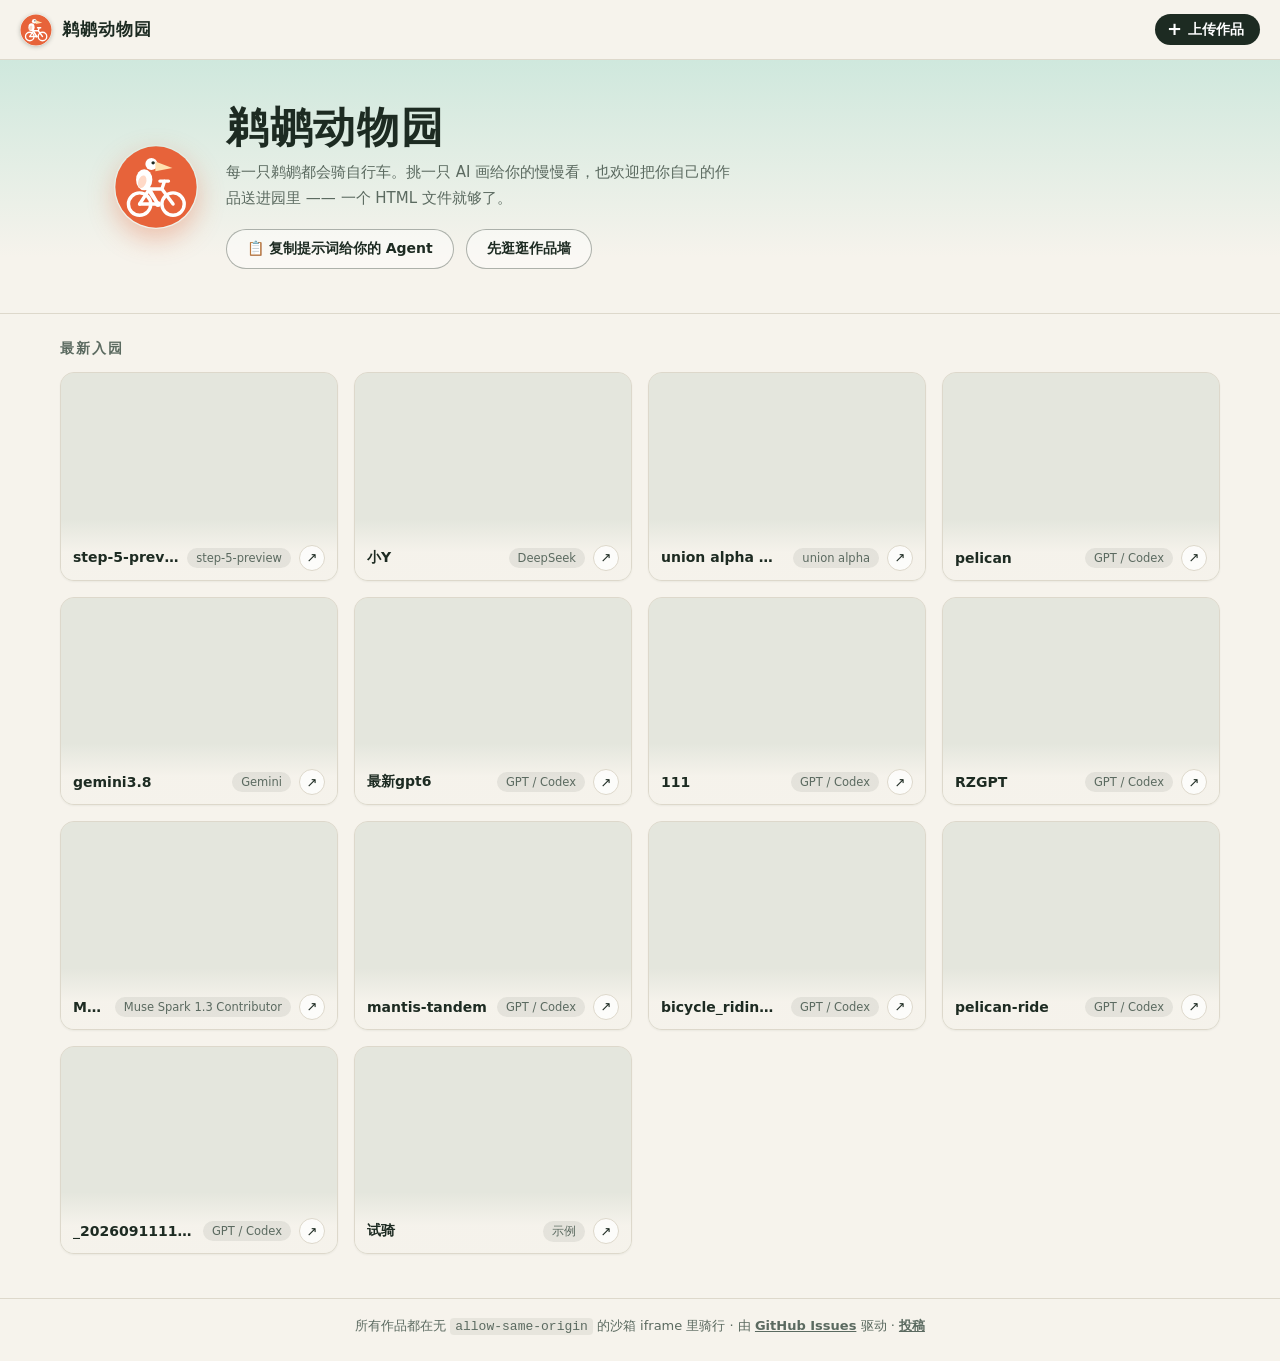
<file: index.html>
<!doctype html>
<html lang="zh-CN">
  <head>
    <meta charset="UTF-8" />
    <meta name="viewport" content="width=device-width, initial-scale=1" />
    <meta name="theme-color" content="#f6f3ec" />
    <meta
      http-equiv="Content-Security-Policy"
      content="default-src 'self'; script-src 'self'; style-src 'self'; connect-src 'self'; img-src 'self' data:; frame-src 'self'; object-src 'none'; base-uri 'none'; form-action 'self'"
    />
    <title>鹈鹕动物园 · 每只鹈鹕都会骑车</title>
    <meta name="description" content="展示 AI 生成的鹈鹕骑自行车 HTML 作品的线上动物园，欢迎通过 GitHub Issue 投稿你的作品。" />
    <link
      rel="icon"
      href="data:image/svg+xml,%3Csvg%20xmlns='http://www.w3.org/2000/svg'%20viewBox='0%200%2064%2064'%3E%3Ccircle%20cx='32'%20cy='32'%20r='32'%20fill='%23e7633a'/%3E%3Ccircle%20cx='27'%20cy='27'%20r='13'%20fill='%23f6ead2'/%3E%3Cpath%20d='M38%2021%2059%2028%2038%2035z'%20fill='%23f6b26b'/%3E%3Ccircle%20cx='30.5'%20cy='24'%20r='2.6'%20fill='%23162019'/%3E%3C/svg%3E"
    />
    <link rel="stylesheet" href="styles.css" />
  </head>
  <body>
    <svg class="sprite" aria-hidden="true" focusable="false">
      <symbol id="pelican-logo" viewBox="0 0 64 64">
        <circle cx="32" cy="32" r="31" fill="#e7633a" />
        <g fill="none" stroke="#fff" stroke-width="2.6" stroke-linecap="round" stroke-linejoin="round">
          <circle cx="19.5" cy="45" r="8.5" />
          <circle cx="45" cy="45" r="8.5" />
          <path d="M19.5 45 27 33.5h9.5L45 45" />
          <path d="M19.5 45h14M27 33.5l6.5 11.5" />
          <path d="M36.5 33.5 38.5 27.5M35 27.5h6.5" />
        </g>
        <circle cx="33.5" cy="45" r="2.2" fill="#fff" />
        <ellipse cx="23" cy="26.5" rx="6.2" ry="8" fill="#fff" />
        <circle cx="28.5" cy="14.5" r="4.6" fill="#fff" />
        <path d="M31.5 12.5 44.5 17.5 31.5 20z" fill="#ffe1b0" />
        <ellipse cx="21.5" cy="28" rx="3" ry="5" fill="#ffd9c7" transform="rotate(18 21.5 28)" />
        <path d="M25.5 33.5 29.5 39.5 33.5 45" fill="none" stroke="#fff" stroke-width="2.2" stroke-linecap="round" stroke-linejoin="round" />
        <circle cx="29.8" cy="13.6" r="1.3" fill="#1d2b22" />
      </symbol>
    </svg>

    <header class="site-header">
      <a class="brand" href="./" aria-label="鹈鹕动物园首页">
        <svg class="brand-logo" aria-hidden="true"><use href="#pelican-logo"></use></svg>
        <span class="wordmark">鹈鹕动物园</span>
      </a>
      <a
        class="upload-button"
        href="https://github.com/richard950825-sys/pelican-zoo/issues/new?template=upload.yml"
        target="_blank"
        rel="noopener"
        aria-label="上传 HTML 作品（新标签页打开）"
        title="上传 HTML 作品：提交后回到本页，会自动提示发布结果"
      >
        <span class="plus" aria-hidden="true">+</span><span class="upload-text">上传作品</span>
      </a>
    </header>

    <section class="hero">
      <div class="hero-inner">
        <svg class="hero-badge" aria-hidden="true"><use href="#pelican-logo"></use></svg>
        <div class="hero-copy">
          <h1>鹈鹕动物园</h1>
          <p>每一只鹈鹕都会骑自行车。挑一只 AI 画给你的慢慢看，也欢迎把你自己的作品送进园里 —— 一个 HTML 文件就够了。</p>
          <div class="hero-actions">
            <button class="btn btn-ghost" id="copy-prompt" type="button">📋 复制提示词给你的 Agent</button>
            <a class="btn btn-ghost" href="#gallery">先逛逛作品墙</a>
          </div>
        </div>
      </div>
    </section>

    <main>
      <h2 class="section-title">最新入园</h2>
      <section class="gallery" id="gallery" aria-live="polite" aria-label="动态作品墙"></section>
      <div class="empty-state" id="empty-state" hidden>
        <svg class="empty-logo" aria-hidden="true"><use href="#pelican-logo"></use></svg>
        <p id="empty-text">第一只鹈鹕还没入园。</p>
      </div>
    </main>

    <footer class="site-footer">
      <p>
        所有作品都在无 <code>allow-same-origin</code> 的沙箱 iframe 里骑行 · 由
        <a href="https://github.com/richard950825-sys/pelican-zoo" target="_blank" rel="noopener">GitHub Issues</a> 驱动 ·
        <a href="https://github.com/richard950825-sys/pelican-zoo/issues/new?template=upload.yml" target="_blank" rel="noopener">投稿</a>
      </p>
    </footer>

    <template id="work-template">
      <article class="work">
        <iframe class="work-frame" sandbox="allow-scripts" referrerpolicy="no-referrer" loading="lazy"></iframe>
        <div class="work-meta">
          <strong class="work-title"></strong>
          <span class="work-model"></span>
          <a class="work-open" target="_blank" rel="noopener" title="全屏打开作品" aria-label="在新标签页全屏打开作品">↗</a>
        </div>
      </article>
    </template>

    <script src="app.js"></script>
  </body>
</html>
</file>
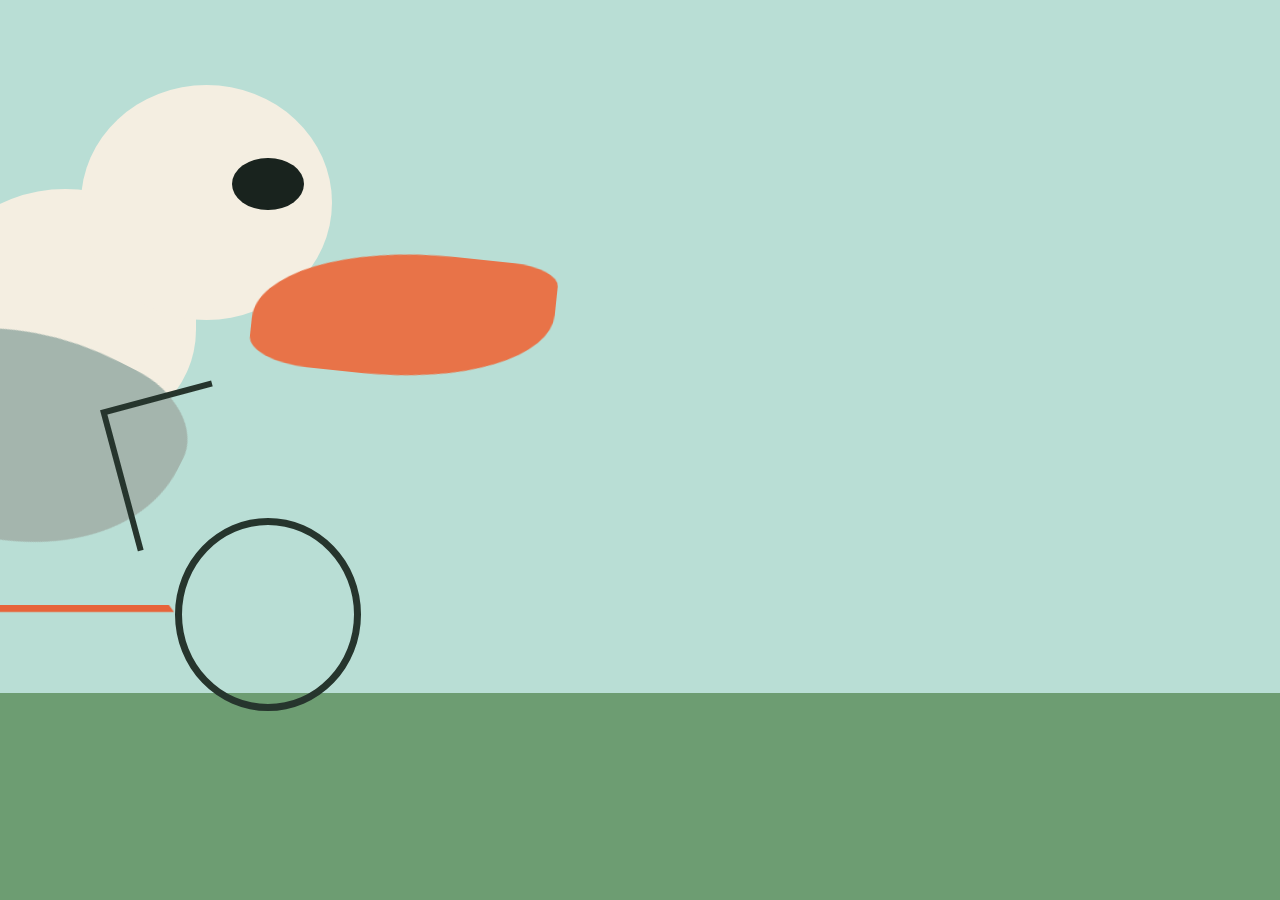
<file: examples/pelican-ride.html>
<!doctype html>
<html lang="zh-CN">
  <head>
    <meta charset="utf-8" />
    <meta name="viewport" content="width=device-width, initial-scale=1" />
    <style>
      * { box-sizing: border-box; }
      body { background: #b9ded5; margin: 0; overflow: hidden; }
      .ground { background: #6d9d72; bottom: 0; height: 23%; position: fixed; width: 100%; }
      .rider { animation: roll 4s linear infinite; bottom: 21%; height: 58%; left: -25%; position: fixed; width: 56%; }
      .bird { background: #f4eee1; border-radius: 52% 48% 44% 45%; height: 48%; left: 34%; position: absolute; top: 0; width: 38%; }
      .head { background: #f4eee1; border-radius: 50%; height: 45%; left: 56%; position: absolute; top: -20%; width: 35%; }
      .eye { background: #19231e; border-radius: 50%; height: 10%; left: 77%; position: absolute; top: -6%; width: 10%; }
      .beak { background: #e87348; border-radius: 65% 15% 62% 20%; height: 24%; left: 80%; position: absolute; top: 12%; transform: rotate(6deg); width: 42%; }
      .wing { background: #a4b5ad; border-radius: 70% 25% 70% 25%; height: 44%; left: 23%; position: absolute; top: 25%; transform: rotate(27deg); width: 46%; }
      .wheel { border: 7px solid #26352d; border-radius: 50%; bottom: 0; height: 37%; position: absolute; width: 26%; }
      .wheel.left { left: 8%; } .wheel.right { right: 5%; }
      .frame { border-bottom: 7px solid #e7633a; border-left: 7px solid transparent; border-right: 7px solid transparent; bottom: 19%; height: 0; left: 30%; position: absolute; transform: skew(-15deg); width: 39%; }
      .handle { border-left: 6px solid #26352d; border-top: 6px solid #26352d; height: 28%; position: absolute; right: 23%; top: 39%; transform: rotate(-15deg); width: 16%; }
      @keyframes roll { from { transform: translateX(0); } to { transform: translateX(235%); } }
    </style>
  </head>
  <body>
    <div class="ground"></div>
    <div class="rider" role="img" aria-label="一只骑自行车的鹈鹕">
      <div class="bird"></div><div class="head"></div><div class="eye"></div><div class="beak"></div><div class="wing"></div>
      <div class="wheel left"></div><div class="wheel right"></div><div class="frame"></div><div class="handle"></div>
    </div>
  </body>
</html>
</file>
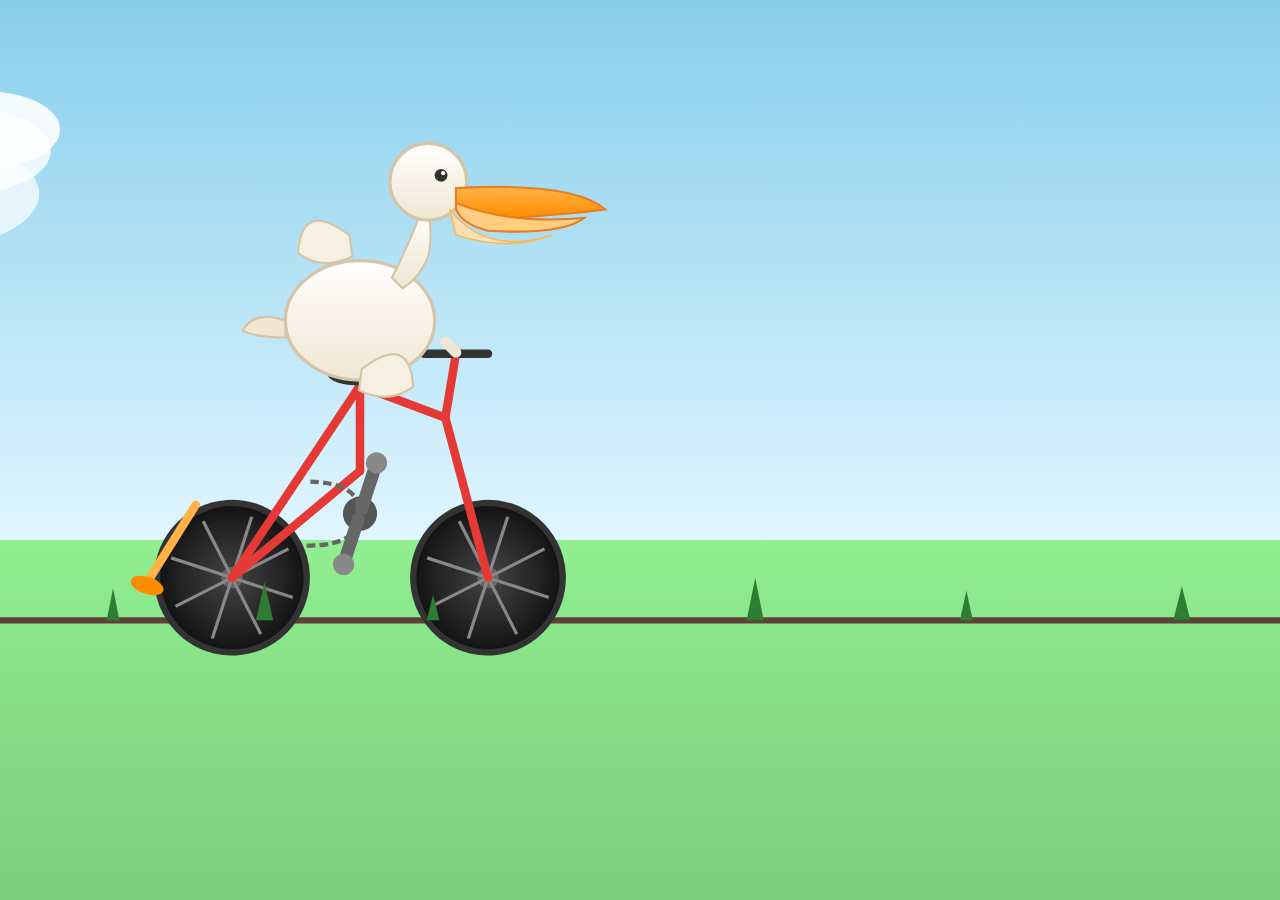
<file: works/issue-1.html>
<!DOCTYPE html>
<html lang="zh-CN">
<head>
<meta charset="UTF-8">
<title>鹈鹕骑自行车动画</title>
<style>
  body {
    margin: 0;
    display: flex;
    justify-content: center;
    align-items: center;
    min-height: 100vh;
    background: linear-gradient(180deg, #87CEEB 0%, #E0F6FF 60%, #90EE90 60%, #7CCD7C 100%);
    overflow: hidden;
  }
  svg {
    width: 100%;
    height: 100%;
    display: block;
  }
</style>
</head>
<body>

<svg viewBox="0 0 600 400" xmlns="http://www.w3.org/2000/svg">
  <defs>
    <!-- 车轮渐变 -->
    <radialGradient id="wheelGrad" cx="50%" cy="50%" r="50%">
      <stop offset="0%" stop-color="#444"/>
      <stop offset="70%" stop-color="#222"/>
      <stop offset="100%" stop-color="#111"/>
    </radialGradient>
    <!-- 鹈鹕身体渐变 -->
    <linearGradient id="bodyGrad" x1="0%" y1="0%" x2="0%" y2="100%">
      <stop offset="0%" stop-color="#FFFFFF"/>
      <stop offset="100%" stop-color="#F0E6D2"/>
    </linearGradient>
    <!-- 嘴巴渐变 -->
    <linearGradient id="beakGrad" x1="0%" y1="0%" x2="0%" y2="100%">
      <stop offset="0%" stop-color="#FFB347"/>
      <stop offset="100%" stop-color="#FF8C00"/>
    </linearGradient>
  </defs>

  <!-- 背景云朵 -->
  <g>
    <ellipse cx="100" cy="60" rx="40" ry="20" fill="white" opacity="0.8">
      <animate attributeName="cx" from="-40" to="640" dur="30s" repeatCount="indefinite"/>
    </ellipse>
    <ellipse cx="300" cy="80" rx="50" ry="25" fill="white" opacity="0.7">
      <animate attributeName="cx" from="-50" to="650" dur="40s" repeatCount="indefinite"/>
    </ellipse>
    <ellipse cx="500" cy="50" rx="35" ry="18" fill="white" opacity="0.9">
      <animate attributeName="cx" from="-35" to="635" dur="25s" repeatCount="indefinite"/>
    </ellipse>
  </g>

  <!-- 地面线 -->
  <line x1="0" y1="280" x2="600" y2="280" stroke="#5D4037" stroke-width="3"/>

  <!-- 自行车和鹈鹕整体组 -->
  <g>
    <!-- 整体左右移动动画 -->
    <animateTransform
      attributeName="transform"
      type="translate"
      values="-150,0; 150,0; -150,0"
      dur="8s"
      repeatCount="indefinite"/>

    <!-- 自行车组 -->
    <g id="bicycle">
      <!-- 后轮 -->
      <g id="backWheel" transform="translate(180, 260)">
        <circle r="35" fill="url(#wheelGrad)" stroke="#333" stroke-width="3"/>
        <circle r="5" fill="#666"/>
        <!-- 辐条 -->
        <g stroke="#888" stroke-width="1.5">
          <line x1="0" y1="-30" x2="0" y2="30"/>
          <line x1="-30" y1="0" x2="30" y2="0"/>
          <line x1="-21" y1="-21" x2="21" y2="21"/>
          <line x1="-21" y1="21" x2="21" y2="-21"/>
        </g>
        <animateTransform
          attributeName="transform"
          type="rotate"
          from="0"
          to="360"
          dur="1s"
          repeatCount="indefinite"
          additive="sum"/>
      </g>

      <!-- 前轮 -->
      <g id="frontWheel" transform="translate(300, 260)">
        <circle r="35" fill="url(#wheelGrad)" stroke="#333" stroke-width="3"/>
        <circle r="5" fill="#666"/>
        <g stroke="#888" stroke-width="1.5">
          <line x1="0" y1="-30" x2="0" y2="30"/>
          <line x1="-30" y1="0" x2="30" y2="0"/>
          <line x1="-21" y1="-21" x2="21" y2="21"/>
          <line x1="-21" y1="21" x2="21" y2="-21"/>
        </g>
        <animateTransform
          attributeName="transform"
          type="rotate"
          from="0"
          to="360"
          dur="1s"
          repeatCount="indefinite"
          additive="sum"/>
      </g>

      <!-- 车架 -->
      <g stroke="#E53935" stroke-width="4" fill="none" stroke-linecap="round">
        <!-- 下管 -->
        <line x1="180" y1="260" x2="240" y2="210"/>
        <!-- 座管 -->
        <line x1="240" y1="210" x2="240" y2="170"/>
        <!-- 上管 -->
        <line x1="240" y1="170" x2="280" y2="185"/>
        <!-- 头管 -->
        <line x1="280" y1="185" x2="300" y2="260"/>
        <!-- 后上叉 -->
        <line x1="240" y1="170" x2="180" y2="260"/>
        <!-- 车把竖管 -->
        <line x1="280" y1="185" x2="285" y2="155"/>
      </g>

      <!-- 车座 -->
      <ellipse cx="240" cy="165" rx="15" ry="5" fill="#333"/>

      <!-- 车把 -->
      <line x1="270" y1="155" x2="300" y2="155" stroke="#333" stroke-width="4" stroke-linecap="round"/>

      <!-- 脚踏板曲柄组 -->
      <g id="crankSet" transform="translate(240, 230)">
        <circle r="8" fill="#555"/>
        <!-- 左曲柄 -->
        <g id="leftCrank">
          <rect x="-3" y="-25" width="6" height="25" fill="#666" rx="2"/>
          <circle cx="0" cy="-25" r="5" fill="#888"/>
          <animateTransform
            attributeName="transform"
            type="rotate"
            from="0"
            to="360"
            dur="1s"
            repeatCount="indefinite"/>
        </g>
        <!-- 右曲柄 (相位差180度) -->
        <g id="rightCrank">
          <rect x="-3" y="-25" width="6" height="25" fill="#666" rx="2"/>
          <circle cx="0" cy="-25" r="5" fill="#888"/>
          <animateTransform
            attributeName="transform"
            type="rotate"
            from="180"
            to="540"
            dur="1s"
            repeatCount="indefinite"/>
        </g>
      </g>

      <!-- 链条 -->
      <path d="M 215 245 Q 240 245 240 230 Q 240 215 215 215" 
            stroke="#666" stroke-width="2" fill="none" stroke-dasharray="4 2"/>
    </g>

    <!-- 鹈鹕组 -->
    <g id="pelican">
      <!-- 身体上下浮动 -->
      <animateTransform
        attributeName="transform"
        type="translate"
        values="0,0; 0,-3; 0,0"
        dur="0.5s"
        repeatCount="indefinite"
        additive="sum"/>

      <!-- 身体 -->
      <ellipse cx="240" cy="140" rx="35" ry="28" fill="url(#bodyGrad)" stroke="#D4C4A8" stroke-width="1.5"/>

      <!-- 尾巴 -->
      <path d="M 205 140 Q 190 135 185 145 Q 192 148 205 148 Z" fill="#F0E6D2" stroke="#D4C4A8" stroke-width="1"/>

      <!-- 翅膀 (左) -->
      <g id="leftWing">
        <path d="M 220 130 Q 200 110 195 135 Q 205 145 220 140 Z" fill="#F5F0E1" stroke="#D4C4A8" stroke-width="1"/>
        <animateTransform
          attributeName="transform"
          type="rotate"
          values="0; -15; 0"
          dur="0.6s"
          repeatCount="indefinite"
          origin="220 135"/>
      </g>

      <!-- 翅膀 (右) -->
      <g id="rightWing">
        <path d="M 260 130 Q 280 110 285 135 Q 275 145 260 140 Z" fill="#F5F0E1" stroke="#D4C4A8" stroke-width="1"/>
        <animateTransform
          attributeName="transform"
          type="rotate"
          values="0; 15; 0"
          dur="0.6s"
          repeatCount="indefinite"
          origin="260 135"/>
      </g>

      <!-- 脖子 -->
      <path d="M 255 120 Q 265 100 270 85 Q 275 95 272 110 Q 268 120 260 125 Z" 
            fill="url(#bodyGrad)" stroke="#D4C4A8" stroke-width="1"/>

      <!-- 头部 -->
      <circle cx="272" cy="75" r="18" fill="url(#bodyGrad)" stroke="#D4C4A8" stroke-width="1.5"/>

      <!-- 眼睛 -->
      <circle cx="278" cy="72" r="3" fill="#333"/>
      <circle cx="279" cy="71" r="1" fill="white"/>

      <!-- 大嘴巴 (上喙) -->
      <path d="M 285 78 Q 340 75 355 88 Q 340 90 310 92 Q 295 92 285 85 Z" 
            fill="url(#beakGrad)" stroke="#E67E22" stroke-width="1"/>
      
      <!-- 嘴巴 (下喙) -->
      <path d="M 285 85 Q 310 95 345 92 Q 335 100 300 98 Q 288 95 285 88 Z" 
            fill="#FFCC80" stroke="#E67E22" stroke-width="1"/>

      <!-- 喉囊 -->
      <path d="M 282 88 Q 300 110 330 100 Q 310 108 285 100 Z" 
            fill="#FFE0B2" stroke="#FFB74D" stroke-width="0.8" opacity="0.9"/>

      <!-- 腿和脚 (左) - 踩脚踏 -->
      <g id="leftLeg">
        <line x1="225" y1="165" x2="215" y2="205" stroke="#FFB347" stroke-width="4" stroke-linecap="round"/>
        <ellipse cx="215" cy="208" rx="8" ry="4" fill="#FF8C00"/>
        <animateTransform
          attributeName="transform"
          type="rotate"
          from="0"
          to="360"
          dur="1s"
          repeatCount="indefinite"
          origin="240 230"/>
      </g>

      <!-- 腿和脚 (右) - 相位差180度 -->
      <g id="rightLeg">
        <line x1="255" y1="165" x2="265" y2="205" stroke="#FFB347" stroke-width="4" stroke-linecap="round"/>
        <ellipse cx="265" cy="208" rx="8" ry="4" fill="#FF8C00"/>
        <animateTransform
          attributeName="transform"
          type="rotate"
          from="180"
          to="540"
          dur="1s"
          repeatCount="indefinite"
          origin="240 230"/>
      </g>

      <!-- 翅膀抓车把的效果 -->
      <line x1="280" y1="150" x2="285" y2="155" stroke="#F0E6D2" stroke-width="5" stroke-linecap="round"/>
    </g>
  </g>

  <!-- 小草装饰 -->
  <g fill="#2E7D32">
    <path d="M 50 280 l 3 -15 l 3 15 Z"/>
    <path d="M 120 280 l 4 -18 l 4 18 Z"/>
    <path d="M 200 280 l 3 -12 l 3 12 Z"/>
    <path d="M 350 280 l 4 -20 l 4 20 Z"/>
    <path d="M 450 280 l 3 -14 l 3 14 Z"/>
    <path d="M 550 280 l 4 -16 l 4 16 Z"/>
  </g>
</svg>

<script data-pelican-scroll>window.addEventListener("load",function(){requestAnimationFrame(function(){var d=document.documentElement,b=document.body,w=Math.max(d.scrollWidth,b?b.scrollWidth:0),h=Math.max(d.scrollHeight,b?b.scrollHeight:0);window.scrollTo(Math.max(0,(w-window.innerWidth)/2),Math.max(0,(h-window.innerHeight)/2))})});</script></body>
</html>
</file>
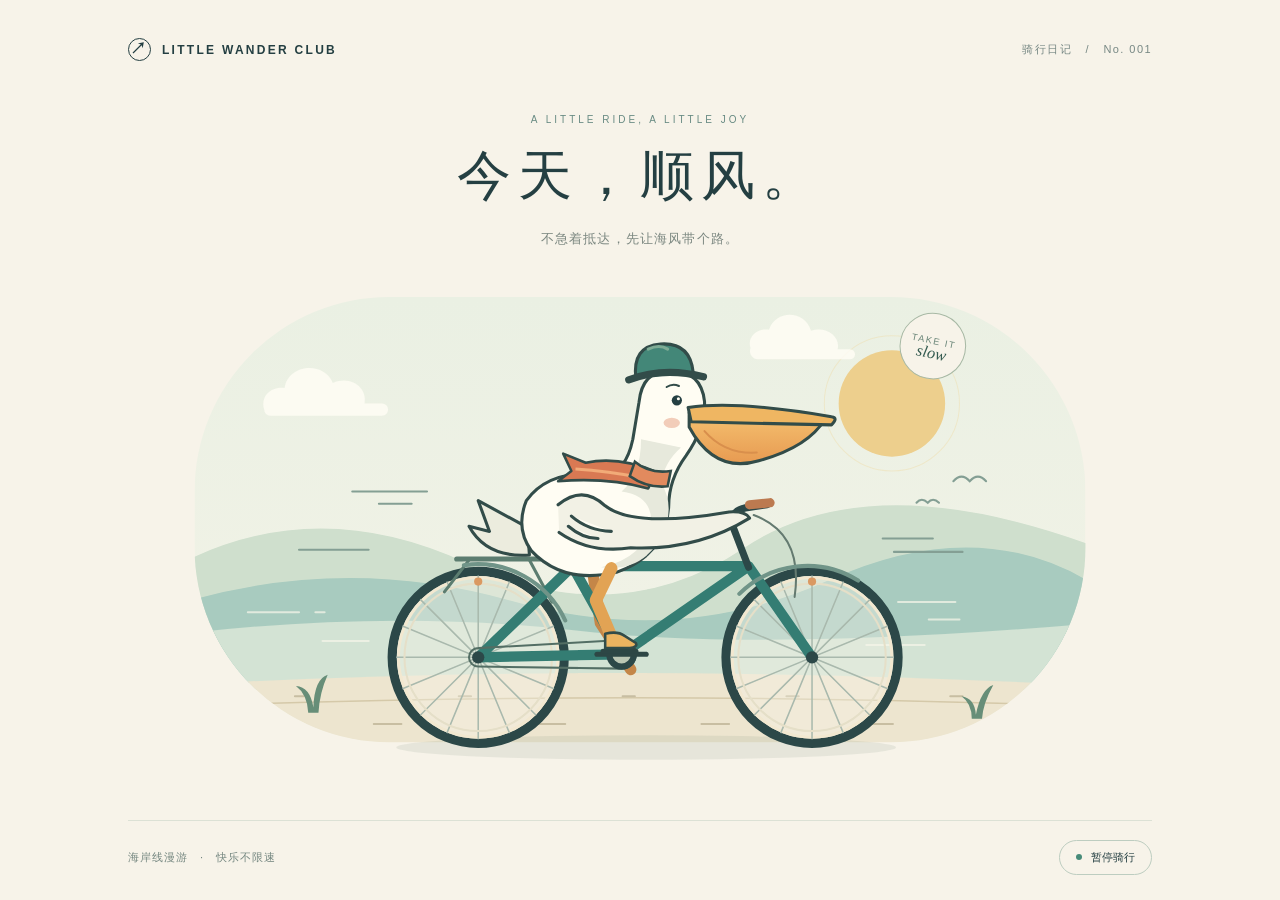
<file: works/issue-10.html>
<!DOCTYPE html>
<html lang="zh-CN">
<head>
  <meta charset="UTF-8">
  <meta name="viewport" content="width=device-width, initial-scale=1">
  <meta name="theme-color" content="#f7f3e9">
  <title>顺风骑行 · Pelican on wheels</title>
  <style>
    :root { color-scheme: light; --paper: #f7f3e9; --ink: #243f42; }
    * { box-sizing: border-box; }
    body { margin: 0; min-height: 100svh; background: var(--paper); color: var(--ink); font-family: "Avenir Next", "Segoe UI", sans-serif; }
    main { width: min(1120px, 100%); min-height: 100svh; margin: auto; padding: 38px 48px 25px; display: flex; flex-direction: column; }
    header, footer { display: flex; align-items: center; justify-content: space-between; gap: 20px; }
    .brand { font-size: 12px; font-weight: 700; letter-spacing: .19em; display: flex; align-items: center; gap: 11px; }
    .brand-mark { width: 23px; height: 23px; border: 1.5px solid; border-radius: 50%; display: grid; place-items: center; font-size: 16px; }
    .edition { font-size: 11px; letter-spacing: .13em; color: #778884; }
    .heading { margin-top: 53px; text-align: center; }
    .eyebrow { font-size: 10px; letter-spacing: .3em; color: #688b83; margin: 0 0 15px; }
    h1 { font-family: "Songti SC", "STSong", Georgia, serif; font-size: clamp(34px, 5vw, 54px); letter-spacing: .13em; font-weight: 500; margin: 0; }
    .subtitle { color: #7b8780; font-size: 13px; letter-spacing: .09em; margin: 17px 0 0; }
    .scene { width: 100%; margin: auto 0; }
    svg { width: 100%; height: auto; display: block; overflow: visible; }
    footer { border-top: 1px solid #dce1d5; padding-top: 19px; font-size: 11px; color: #758780; }
    .caption { letter-spacing: .09em; }
    button { font: inherit; color: var(--ink); border: 1px solid #bdcdc0; border-radius: 30px; padding: 9px 16px; background: transparent; cursor: pointer; display: flex; align-items: center; gap: 9px; }
    button:hover { background: #e8eee2; }
    button:focus-visible { outline: 3px solid #de9364; outline-offset: 4px; }
    .indicator { width: 6px; height: 6px; border-radius: 100%; background: #478b79; }
    .wheel { animation: spin 1.6s linear infinite; }
    .rear-wheel { transform-origin: 342px 390px; }
    .front-wheel { transform-origin: 668px 390px; }
    .crank { transform-origin: 482px 387px; animation: spin 1.6s linear infinite; }
    .rider { animation: bob .8s ease-in-out infinite; }
    .wing { transform-origin: 463px 241px; animation: flap 1.6s ease-in-out infinite; }
    .scarf-tail { transform-origin: 525px 216px; animation: flutter .8s ease-in-out infinite alternate; }
    .cloud-a { animation: drift 30s linear infinite; }
    .cloud-b { animation: drift 44s linear infinite; }
    .road { animation: road 1.6s linear infinite; }
    .breeze { animation: breeze 3s ease-in-out infinite; }
    .breeze.second { animation-delay: -1.5s; }
    .paused *, .paused *::before { animation-play-state: paused !important; }
    @keyframes spin { to { transform: rotate(360deg); } }
    @keyframes bob { 50% { transform: translateY(3px) rotate(.3deg); } }
    @keyframes flap { 50% { transform: rotate(-5deg); } }
    @keyframes flutter { to { transform: rotate(7deg) scaleX(.94); } }
    @keyframes drift { from { transform: translateX(170px); } to { transform: translateX(-220px); } }
    @keyframes road { to { transform: translateX(-160px); } }
    @keyframes breeze { 0%, 100% { opacity: 0; transform: translateX(25px); } 40%, 65% { opacity: .7; } 80% { transform: translateX(-35px); } }
    @media (max-width: 600px) {
      main { padding: 25px 22px 22px; }
      .heading { margin-top: 64px; }
      .edition { font-size: 9px; letter-spacing: .05em; }
      .brand { font-size: 10px; letter-spacing: .1em; }
      .scene { width: calc(100% + 32px); margin-left: -16px; }
      .subtitle { font-size: 11px; }
      footer { font-size: 10px; }
    }
  </style>
</head>
<body>
  <main>
    <header>
      <div class="brand"><span class="brand-mark" aria-hidden="true">↗</span> LITTLE WANDER CLUB</div>
      <span class="edition">骑行日记 &nbsp; / &nbsp; No. 001</span>
    </header>
    <div class="heading">
      <p class="eyebrow">A LITTLE RIDE, A LITTLE JOY</p>
      <h1>今天，顺风。</h1>
      <p class="subtitle">不急着抵达，先让海风带个路。</p>
    </div>
    <div class="scene">
      <svg id="ride" viewBox="0 0 1000 540" role="img" aria-labelledby="scene-title scene-desc" xmlns="http://www.w3.org/2000/svg">
        <title id="scene-title">一只骑自行车的鹈鸪</title>
        <desc id="scene-desc">戴着绿色小帽、系着橙色围巾的白鹈鸪，踩着绿色自行车沿海边悠闲前行。车轮旋转，双脚交替踩踏，云朵和路面缓缓后退。</desc>
        <defs>
          <clipPath id="landscape"><rect x="65" y="38" width="870" height="435" rx="190"/></clipPath>
          <linearGradient id="sky" x1="0" y1="0" x2="0" y2="1">
            <stop stop-color="#eaf0e3"/><stop offset="1" stop-color="#f3f3e7"/>
          </linearGradient>
          <linearGradient id="pouch" x1="0" y1="0" x2="0" y2="1">
            <stop stop-color="#f5c170"/><stop offset="1" stop-color="#e79a51"/>
          </linearGradient>
          <g id="spokes" stroke="#a9b9ad" stroke-width="1.5">
            <path d="M-80 0H80 M0-80V80 M-56.6-56.6L56.6 56.6 M-56.6 56.6L56.6-56.6 M-74-30.6L74 30.6 M-74 30.6L74-30.6 M-30.6-74L30.6 74 M-30.6 74L30.6-74"/>
            <circle r="72" fill="none" stroke="#e5dfc8" stroke-width="2"/>
          </g>
        </defs>
        <g clip-path="url(#landscape)">
          <rect x="65" y="38" width="870" height="435" fill="url(#sky)"/>
          <circle cx="746" cy="142" r="52" fill="#edcf8d"/>
          <circle cx="746" cy="142" r="66" fill="none" stroke="#edcf8d" opacity=".3"/>
          <g fill="#fffdf5" opacity=".85">
            <path class="cloud-a" d="M133 148c-4-13 7-23 20-21 3-23 38-27 47-5 19-8 34 6 31 20h17a6 6 0 0 1 0 12H139a6 6 0 0 1-6-6Z"/>
            <path class="cloud-b" d="M608 88c-4-11 7-20 18-18 7-20 35-19 41 1 15-5 29 6 26 18h12a5 5 0 0 1 0 10h-90a8 8 0 0 1-7-11Z"/>
          </g>
          <path d="M50 299Q184 230 331 298T602 283T948 283V386H50Z" fill="#cfdfcd"/>
          <path d="M51 337Q213 289 375 335T686 314T950 323V415H51Z" fill="#a8cbbf"/>
          <path d="M53 367Q258 343 440 364T951 356V422H53Z" fill="#d3e3d4"/>
          <g fill="none" stroke="#f4f5e8" stroke-width="2" stroke-linecap="round" opacity=".75">
            <path d="M117 346h50m16 0h9m560-10h56m-26 17h30M190 374h45m486 4h57"/>
          </g>
          <path d="M50 417Q480 393 950 418V490H50Z" fill="#ede5cf"/>
          <path d="M50 438Q485 421 950 438" fill="none" stroke="#d5c9a9" stroke-width="1.5"/>
          <g class="road" stroke="#c8bea2" stroke-width="2" stroke-linecap="round">
            <path d="M80 455h27m133 0h27m133 0h27m133 0h27m133 0h27m133 0h27m133 0h27M163 428h12m148 0h12m148 0h12m148 0h12m148 0h12m148 0h12"/>
          </g>
        </g>
        <g stroke="#849f94" stroke-width="2" fill="none" stroke-linecap="round">
          <path d="M806 218q8-9 16 0 8-9 16 0M770 239q5-6 11 0 5-6 11 0"/>
          <g class="breeze"><path d="M219 228h73m-47 12h32M167 285h68"/></g>
          <g class="breeze second"><path d="M737 274h49m-38 13h67"/></g>
        </g>
        <ellipse cx="506" cy="478" rx="244" ry="12" fill="#536f5e" opacity=".10"/>
        <!-- Bicycle wheels rotate around their own axles. -->
        <g fill="#f7f3e9" fill-opacity=".35" stroke="#2c4848" stroke-width="9">
          <circle cx="342" cy="390" r="84"/><circle cx="668" cy="390" r="84"/>
        </g>
        <g fill="none" stroke="#f2e8d0" stroke-width="3">
          <circle cx="342" cy="390" r="78"/><circle cx="668" cy="390" r="78"/>
        </g>
        <g class="wheel rear-wheel"><use href="#spokes" x="342" y="390"/><circle cx="342" cy="316" r="4" fill="#da9962"/></g>
        <g class="wheel front-wheel"><use href="#spokes" x="668" y="390"/><circle cx="668" cy="316" r="4" fill="#da9962"/></g>
        <!-- Far leg follows the pedal opposite the near leg. -->
        <path d="M452 294L436 340L458 387" fill="none" stroke="#c48648" stroke-width="11" stroke-linecap="round" stroke-linejoin="round">
          <animate attributeName="d" dur="1.6s" repeatCount="indefinite" values="M452 294L436 340L458 387;M452 294L458 328L482 363;M452 294L480 342L506 387;M452 294L450 365L482 411;M452 294L436 340L458 387"/>
        </path>
        <g fill="none" stroke-linecap="round" stroke-linejoin="round">
          <path d="M321 294h81" stroke="#5c7d70" stroke-width="5"/>
          <path d="M333 295L309 326m83-31 22 41" stroke="#5c7d70" stroke-width="3"/>
          <path d="M342 390L434 301L482 387ZM434 301H606L482 387M606 301L668 390" stroke="#347d73" stroke-width="10"/>
          <path d="M434 301L423 275M606 302L591 263Q587 247 603 244L624 241" stroke="#2c4848" stroke-width="7"/>
          <path d="M607 241L627 239" stroke="#bc7a50" stroke-width="9"/>
          <path d="M611 251Q660 269 651 331" stroke="#647a70" stroke-width="2"/>
          <path d="M328 300a94 94 0 0 1 99 54M597 328a94 94 0 0 1 116-13" stroke="#709488" stroke-width="4"/>
          <path d="M342 381L482 373a14 14 0 0 1 0 28L342 399a9 9 0 0 1 0-18Z" stroke="#536e64" stroke-width="2"/>
        </g>
        <path d="M402 268q-3-7 6-9l43 3q12 2 7 9-25 9-52 4Z" fill="#865e47"/>
        <g fill="#2c4848"><circle cx="342" cy="390" r="6"/><circle cx="668" cy="390" r="6"/><circle cx="482" cy="387" r="15"/></g>
        <circle cx="482" cy="387" r="9" fill="#bbc7b4"/>
        <g class="crank" stroke="#2d4745" stroke-width="5" stroke-linecap="round"><path d="M458 387h48"/></g>
        <!-- Pelican: long bill, generous throat pouch, folded wing and webbed feet. -->
        <g class="rider">
          <path d="M390 263L342 237l11 30-20-5q17 31 59 28Z" fill="#ececde" stroke="#324c49" stroke-width="3" stroke-linejoin="round"/>
          <path d="M389 237Q412 205 465 212Q486 210 493 177L499 141Q502 110 530 109Q560 111 563 140Q564 166 545 193Q528 216 528 243Q525 290 477 307Q425 319 394 286Q378 264 389 237Z" fill="#fffdf3" stroke="#324c49" stroke-width="3"/>
          <path d="M501 177Q501 212 482 228Q511 232 511 257Q505 293 462 302Q502 307 521 272Q535 244 521 220Q523 200 540 185Z" fill="#e7e9dc"/>
          <path d="M548 151L681 157Q664 185 616 198Q573 211 548 165Z" fill="url(#pouch)" stroke="#324c49" stroke-width="3" stroke-linejoin="round"/>
          <path d="M547 146Q595 139 687 155Q694 156 687 163L550 160Z" fill="#efb662" stroke="#324c49" stroke-width="3" stroke-linejoin="round"/>
          <path d="M563 169Q583 192 614 190" fill="none" stroke="#d98f4c" stroke-width="2" stroke-linecap="round"/>
          <circle cx="536" cy="139" r="5" fill="#243f42"/>
          <circle cx="537.5" cy="137.5" r="1.5" fill="#fffdf3"/>
          <path d="M526 126q6-4 12-1" fill="none" stroke="#324c49" stroke-width="2" stroke-linecap="round"/>
          <ellipse cx="531" cy="161" rx="8" ry="5" fill="#edb8a0" opacity=".7"/>
          <path d="M496 118q-4-32 24-34 29-2 32 28" fill="#438778" stroke="#324c49" stroke-width="3"/>
          <path d="M489 119q34-13 73-3" fill="none" stroke="#324c49" stroke-width="7" stroke-linecap="round"/>
          <path d="M508 89q11-5 19 0" fill="none" stroke="#7eac95" stroke-width="3" stroke-linecap="round"/>
          <g class="scarf-tail">
            <path d="M516 209Q479 193 447 200l-22-9 8 17-13 10q48-4 88 7Z" fill="#d97953" stroke="#324c49" stroke-width="2.5" stroke-linejoin="round"/>
            <path d="M506 215q-39-7-69-9" fill="none" stroke="#f2ab78" stroke-width="3"/>
          </g>
          <path d="M495 199q14 12 35 9l-3 15q-20 2-37-10Z" fill="#e28a5e" stroke="#324c49" stroke-width="2.5"/>
          <path class="wing" d="M420 241Q444 221 466 242Q494 264 587 248Q603 247 607 254Q555 286 491 283Q451 289 421 268M433 252Q449 266 472 267M430 262q14 12 29 12" fill="#f2f1e5" stroke="#324c49" stroke-width="3" stroke-linecap="round" stroke-linejoin="round"/>
        </g>
        <path d="M472 303L495 344L506 387" fill="none" stroke="#e2a354" stroke-width="12" stroke-linecap="round" stroke-linejoin="round">
          <animate attributeName="d" dur="1.6s" repeatCount="indefinite" values="M472 303L495 344L506 387;M472 303L467 363L482 411;M472 303L440 343L458 387;M472 303L467 329L482 363;M472 303L495 344L506 387"/>
        </path>
        <g>
          <animateTransform attributeName="transform" type="translate" dur="1.6s" repeatCount="indefinite" values="506 387;482 411;458 387;482 363;506 387"/>
          <path d="M-7-5Q5-8 12-3L23 4Q25 8 17 9H-7Z" fill="#ecb460" stroke="#324c49" stroke-width="2.5" stroke-linejoin="round"/>
          <path d="M-9 12H23" stroke="#2d4745" stroke-width="5" stroke-linecap="round"/>
        </g>
        <g fill="#678e78">
          <path d="M176 444q-1-18-12-26 14 1 17 21 1-28 14-32-8 18-9 37Z"/>
          <path d="M824 450q0-15-10-22 13 2 14 18 5-25 17-29-10 18-11 33Z"/>
        </g>
        <g transform="translate(786 86) rotate(12)">
          <circle r="32" fill="#f7f3e9" stroke="#a8b9a5"/>
          <text text-anchor="middle" y="-2" fill="#688477" font-family="sans-serif" font-size="9" letter-spacing="1.5">TAKE IT</text>
          <text text-anchor="middle" y="12" fill="#355c51" font-family="Georgia, serif" font-style="italic" font-size="16">slow</text>
        </g>
      </svg>
    </div>
    <footer>
      <span class="caption">海岸线漫游 &nbsp; · &nbsp; 快乐不限速</span>
      <button id="toggle" type="button" aria-pressed="false"><span class="indicator" aria-hidden="true"></span><span id="toggle-label">暂停骑行</span></button>
    </footer>
  </main>
  <script>
    const scene = document.getElementById('ride');
    const toggle = document.getElementById('toggle');
    const label = document.getElementById('toggle-label');
    const reducedMotion = window.matchMedia('(prefers-reduced-motion: reduce)');
    let paused = reducedMotion.matches;
    function renderPlayback() {
      document.body.classList.toggle('paused', paused);
      if (paused) scene.pauseAnimations();
      else scene.unpauseAnimations();
      toggle.setAttribute('aria-pressed', String(paused));
      label.textContent = paused ? '继续骑行' : '暂停骑行';
    }
    toggle.addEventListener('click', () => { paused = !paused; renderPlayback(); });
    reducedMotion.addEventListener('change', event => { paused = event.matches; renderPlayback(); });
    renderPlayback();
  </script>
<script data-pelican-scroll>window.addEventListener("load",function(){requestAnimationFrame(function(){var d=document.documentElement,b=document.body,w=Math.max(d.scrollWidth,b?b.scrollWidth:0),h=Math.max(d.scrollHeight,b?b.scrollHeight:0);window.scrollTo(Math.max(0,(w-window.innerWidth)/2),Math.max(0,(h-window.innerHeight)/2))})});</script></body>
</html>
</file>
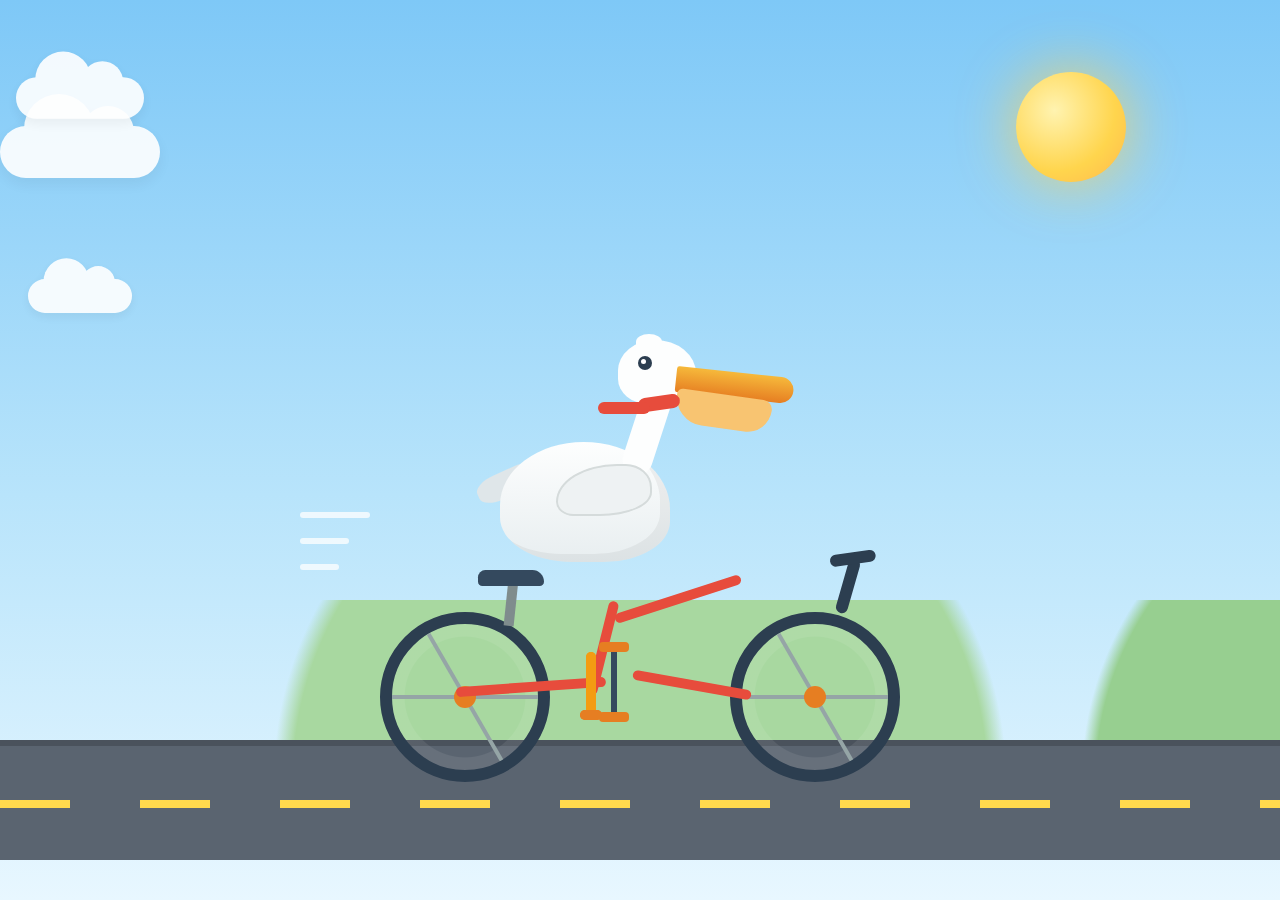
<file: works/issue-11.html>
<!DOCTYPE html>
<html lang="zh">
<head>
<meta charset="UTF-8">
<meta name="viewport" content="width=device-width, initial-scale=1.0">
<title>鹈鹕骑自行车</title>
<style>
  * { margin: 0; padding: 0; box-sizing: border-box; }
  body {
    min-height: 100vh;
    display: flex;
    align-items: center;
    justify-content: center;
    background: linear-gradient(#7ec8f7 0%, #b8e4fb 55%, #e8f7ff 100%);
    overflow: hidden;
    font-family: sans-serif;
  }
  .stage {
    position: relative;
    width: 100vw;
    height: 100vh;
    max-width: 100%;
  }
  .sun {
    position: absolute;
    top: 8%;
    right: 12%;
    width: 110px;
    height: 110px;
    border-radius: 50%;
    background: radial-gradient(circle at 35% 35%, #fff3b0, #ffd54d 60%, #ffb84d);
    box-shadow: 0 0 60px rgba(255, 210, 80, .8);
    animation: sunPulse 5s ease-in-out infinite;
  }
  @keyframes sunPulse {
    0%, 100% { transform: scale(1); }
    50% { transform: scale(1.06); }
  }
  .cloud {
    position: absolute;
    width: 160px;
    height: 52px;
    background: #fff;
    border-radius: 60px;
    opacity: .9;
    filter: drop-shadow(0 6px 8px rgba(0,0,0,.06));
  }
  .cloud::before, .cloud::after {
    content: "";
    position: absolute;
    background: #fff;
    border-radius: 50%;
  }
  .cloud::before { width: 70px; height: 70px; top: -32px; left: 24px; }
  .cloud::after  { width: 52px; height: 52px; top: -20px; left: 82px; }
  .cloud.c1 { top: 14%; animation: drift 38s linear infinite; }
  .cloud.c2 { top: 30%; transform: scale(.65); animation: drift 52s linear infinite; animation-delay: -18s; }
  .cloud.c3 { top: 8%;  transform: scale(.8);  animation: drift 45s linear infinite; animation-delay: -30s; }
  @keyframes drift {
    from { left: -220px; }
    to   { left: 105%; }
  }
  .hills {
    position: absolute;
    bottom: 120px;
    width: 200%;
    height: 180px;
    background:
      radial-gradient(circle at 25% 100%, #a8d8a0 0 18%, transparent 19%),
      radial-gradient(circle at 55% 100%, #97cf90 0 22%, transparent 23%),
      radial-gradient(circle at 85% 100%, #a8d8a0 0 20%, transparent 21%);
    animation: roadMove 14s linear infinite;
  }
  .road {
    position: absolute;
    bottom: 40px;
    width: 100%;
    height: 120px;
    background: #5a6470;
    border-top: 6px solid #4a525c;
  }
  .road-dashes {
    position: absolute;
    bottom: 92px;
    width: 200%;
    height: 8px;
    background: repeating-linear-gradient(90deg, #ffd94d 0 70px, transparent 70px 140px);
    animation: roadMove 1.1s linear infinite;
  }
  @keyframes roadMove {
    from { transform: translateX(0); }
    to   { transform: translateX(-50%); }
  }
  .scene {
    position: absolute;
    bottom: 118px;
    left: 50%;
    width: 560px;
    height: 460px;
    transform: translateX(-50%);
  }
  .rider {
    position: absolute;
    inset: 0;
    animation: bob 0.5s ease-in-out infinite;
  }
  @keyframes bob {
    0%, 100% { transform: translateY(0); }
    50% { transform: translateY(-7px); }
  }
  .wheel {
    position: absolute;
    bottom: 0;
    width: 170px;
    height: 170px;
    border: 12px solid #2c3e50;
    border-radius: 50%;
    background: radial-gradient(circle, transparent 58%, rgba(255,255,255,.08) 59%);
    animation: spin 1s linear infinite;
  }
  .wheel.front { right: 20px; }
  .wheel.back  { left: 20px; }
  .spokes {
    position: absolute;
    inset: 0;
  }
  .spokes::before, .spokes::after {
    content: "";
    position: absolute;
    top: 50%;
    left: 50%;
    width: 100%;
    height: 4px;
    background: #95a5a6;
    transform: translate(-50%, -50%);
  }
  .spokes::after { transform: translate(-50%, -50%) rotate(60deg); }
  .hub {
    position: absolute;
    top: 50%;
    left: 50%;
    width: 22px;
    height: 22px;
    background: #e67e22;
    border-radius: 50%;
    transform: translate(-50%, -50%);
  }
  @keyframes spin {
    from { transform: rotate(0deg); }
    to   { transform: rotate(360deg); }
  }
  .frame {
    position: absolute;
    bottom: 80px;
    left: 90px;
    width: 300px;
    height: 110px;
  }
  .frame i {
    position: absolute;
    background: #e74c3c;
    border-radius: 6px;
  }
  .frame .f1 { width: 150px; height: 10px; bottom: 10px; left: 6px; transform: rotate(-4deg); }
  .frame .f2 { width: 10px;  height: 96px; bottom: 6px;  left: 148px; transform: rotate(14deg); }
  .frame .f3 { width: 132px; height: 10px; top: 2px; right: 6px; transform: rotate(-18deg); }
  .frame .f4 { width: 120px; height: 10px; bottom: 12px; right: -2px; transform: rotate(10deg); }
  .handlebar {
    position: absolute;
    bottom: 168px;
    right: 66px;
    width: 12px;
    height: 56px;
    background: #2c3e50;
    border-radius: 6px;
    transform: rotate(16deg);
  }
  .handlebar::before {
    content: "";
    position: absolute;
    top: -6px;
    left: -20px;
    width: 46px;
    height: 12px;
    background: #2c3e50;
    border-radius: 8px;
    transform: rotate(-24deg);
  }
  .seat {
    position: absolute;
    bottom: 196px;
    left: 118px;
    width: 66px;
    height: 16px;
    background: #34495e;
    border-radius: 10px 16px 6px 6px;
  }
  .seat-post {
    position: absolute;
    bottom: 156px;
    left: 146px;
    width: 10px;
    height: 46px;
    background: #7f8c8d;
    transform: rotate(6deg);
  }
  .crank {
    position: absolute;
    bottom: 58px;
    left: 212px;
    width: 84px;
    height: 84px;
    animation: spin 1s linear infinite;
  }
  .crank .arm {
    position: absolute;
    top: 50%;
    left: 50%;
    width: 6px;
    height: 76px;
    background: #34495e;
    transform: translate(-50%, -50%);
    border-radius: 3px;
  }
  .crank .pedal {
    position: absolute;
    top: 2px;
    left: 50%;
    width: 30px;
    height: 10px;
    margin-left: -15px;
    background: #e67e22;
    border-radius: 4px;
  }
  .crank .pedal.p2 { top: auto; bottom: 2px; }
  .pelican {
    position: absolute;
    bottom: 200px;
    left: 130px;
    width: 220px;
    height: 240px;
  }
  .body {
    position: absolute;
    bottom: 20px;
    left: 10px;
    width: 170px;
    height: 120px;
    background: linear-gradient(#fdfefe, #e8eef0);
    border-radius: 58% 60% 46% 50% / 62% 66% 40% 44%;
    box-shadow: inset -10px -8px 0 rgba(0,0,0,.05);
  }
  .tail {
    position: absolute;
    bottom: 84px;
    left: -14px;
    width: 56px;
    height: 26px;
    background: #dfe6e9;
    border-radius: 40% 8px 8px 40%;
    transform: rotate(-24deg);
  }
  .neck {
    position: absolute;
    bottom: 108px;
    left: 128px;
    width: 30px;
    height: 90px;
    background: #fdfefe;
    border-radius: 18px;
    transform: rotate(18deg);
    transform-origin: bottom center;
    animation: neckSway 0.5s ease-in-out infinite;
  }
  @keyframes neckSway {
    0%, 100% { transform: rotate(18deg); }
    50% { transform: rotate(15deg); }
  }
  .head {
    position: absolute;
    bottom: 178px;
    left: 128px;
    width: 78px;
    height: 64px;
    background: #fdfefe;
    border-radius: 55% 60% 50% 45%;
  }
  .head .eye {
    position: absolute;
    top: 16px;
    left: 20px;
    width: 14px;
    height: 14px;
    background: #2c3e50;
    border-radius: 50%;
    animation: blink 4s infinite;
  }
  .head .eye::after {
    content: "";
    position: absolute;
    top: 3px;
    left: 3px;
    width: 5px;
    height: 5px;
    background: #fff;
    border-radius: 50%;
  }
  @keyframes blink {
    0%, 92%, 100% { transform: scaleY(1); }
    95% { transform: scaleY(0.1); }
  }
  .beak {
    position: absolute;
    top: 26px;
    left: 58px;
    width: 118px;
    height: 26px;
    background: linear-gradient(#f6b93b, #e67e22);
    border-radius: 4px 20px 20px 4px;
    transform: rotate(6deg);
    transform-origin: left center;
  }
  .pouch {
    position: absolute;
    top: 48px;
    left: 60px;
    width: 96px;
    height: 34px;
    background: #f8c471;
    border-radius: 6px 10px 26px 30px;
    transform: rotate(8deg);
    transform-origin: top left;
    animation: pouchWobble 0.5s ease-in-out infinite;
  }
  @keyframes pouchWobble {
    0%, 100% { transform: rotate(8deg) scaleY(1); }
    50% { transform: rotate(8deg) scaleY(1.12); }
  }
  .head .crest {
    position: absolute;
    top: -6px;
    left: 18px;
    width: 26px;
    height: 16px;
    background: #fdfefe;
    border-radius: 60% 60% 0 0;
  }
  .wing {
    position: absolute;
    bottom: 66px;
    left: 66px;
    width: 96px;
    height: 52px;
    background: #eef2f3;
    border: 2px solid #d5dbdb;
    border-radius: 70% 30% 60% 20% / 80% 50% 50% 30%;
    transform-origin: left top;
    animation: flap 0.5s ease-in-out infinite;
  }
  @keyframes flap {
    0%, 100% { transform: rotate(0deg); }
    50% { transform: rotate(-7deg); }
  }
  .scarf {
    position: absolute;
    bottom: 172px;
    left: 148px;
    width: 42px;
    height: 14px;
    background: #e74c3c;
    border-radius: 8px;
    transform: rotate(-8deg);
  }
  .scarf-tail {
    position: absolute;
    bottom: 168px;
    left: 108px;
    width: 52px;
    height: 12px;
    background: #e74c3c;
    border-radius: 8px;
    transform-origin: right center;
    animation: scarfFlow 0.7s ease-in-out infinite;
  }
  @keyframes scarfFlow {
    0%, 100% { transform: rotate(-14deg); }
    50% { transform: rotate(-28deg); }
  }
  .legs {
    position: absolute;
    bottom: 0;
    left: 0;
    width: 100%;
    height: 100%;
  }
  .leg {
    position: absolute;
    width: 10px;
    height: 64px;
    background: #f39c12;
    border-radius: 6px;
    transform-origin: top center;
  }
  .leg.l1 { bottom: 66px; left: 226px; animation: pedalA 1s linear infinite; }
  .leg.l2 { bottom: 66px; left: 226px; animation: pedalB 1s linear infinite; }
  .leg::after {
    content: "";
    position: absolute;
    bottom: -4px;
    left: 50%;
    width: 22px;
    height: 10px;
    background: #e67e22;
    border-radius: 6px;
    transform: translateX(-50%);
  }
  @keyframes pedalA {
    0%   { transform: rotate(18deg); }
    25%  { transform: rotate(38deg); }
    50%  { transform: rotate(18deg); }
    75%  { transform: rotate(-2deg); }
    100% { transform: rotate(18deg); }
  }
  @keyframes pedalB {
    0%   { transform: rotate(-2deg); }
    25%  { transform: rotate(18deg); }
    50%  { transform: rotate(38deg); }
    75%  { transform: rotate(18deg); }
    100% { transform: rotate(-2deg); }
  }
  .speed-lines {
    position: absolute;
    bottom: 210px;
    left: -60px;
    width: 70px;
    height: 60px;
  }
  .speed-lines span {
    position: absolute;
    left: 0;
    width: 100%;
    height: 6px;
    background: rgba(255,255,255,.75);
    border-radius: 4px;
    animation: whoosh 0.6s linear infinite;
  }
  .speed-lines span:nth-child(1) { top: 0; }
  .speed-lines span:nth-child(2) { top: 26px; animation-delay: .2s; width: 70%; }
  .speed-lines span:nth-child(3) { top: 52px; animation-delay: .35s; width: 55%; }
  @keyframes whoosh {
    from { transform: translateX(40px); opacity: 0; }
    30%  { opacity: 1; }
    to   { transform: translateX(-70px); opacity: 0; }
  }
</style>
</head>
<body>
<div class="stage">
  <div class="sun"></div>
  <div class="cloud c1"></div>
  <div class="cloud c2"></div>
  <div class="cloud c3"></div>
  <div class="hills"></div>
  <div class="road"></div>
  <div class="road-dashes"></div>

  <div class="scene">
    <div class="speed-lines"><span></span><span></span><span></span></div>

    <div class="rider">
      <div class="wheel back"><div class="spokes"></div><div class="hub"></div></div>
      <div class="wheel front"><div class="spokes"></div><div class="hub"></div></div>
      <div class="frame"><i class="f1"></i><i class="f2"></i><i class="f3"></i><i class="f4"></i></div>
      <div class="handlebar"></div>
      <div class="seat-post"></div>
      <div class="seat"></div>
      <div class="crank">
        <div class="arm"></div>
        <div class="pedal p1"></div>
        <div class="pedal p2"></div>
      </div>

      <div class="legs">
        <div class="leg l1"></div>
        <div class="leg l2"></div>
      </div>

      <div class="pelican">
        <div class="tail"></div>
        <div class="body"></div>
        <div class="neck"></div>
        <div class="head">
          <div class="crest"></div>
          <div class="eye"></div>
          <div class="beak"></div>
          <div class="pouch"></div>
        </div>
        <div class="scarf"></div>
        <div class="scarf-tail"></div>
        <div class="wing"></div>
      </div>
    </div>
  </div>
</div>
<script data-pelican-scroll>window.addEventListener("load",function(){requestAnimationFrame(function(){var d=document.documentElement,b=document.body,w=Math.max(d.scrollWidth,b?b.scrollWidth:0),h=Math.max(d.scrollHeight,b?b.scrollHeight:0);window.scrollTo(Math.max(0,(w-window.innerWidth)/2),Math.max(0,(h-window.innerHeight)/2))})});</script></body>
</html>
</file>
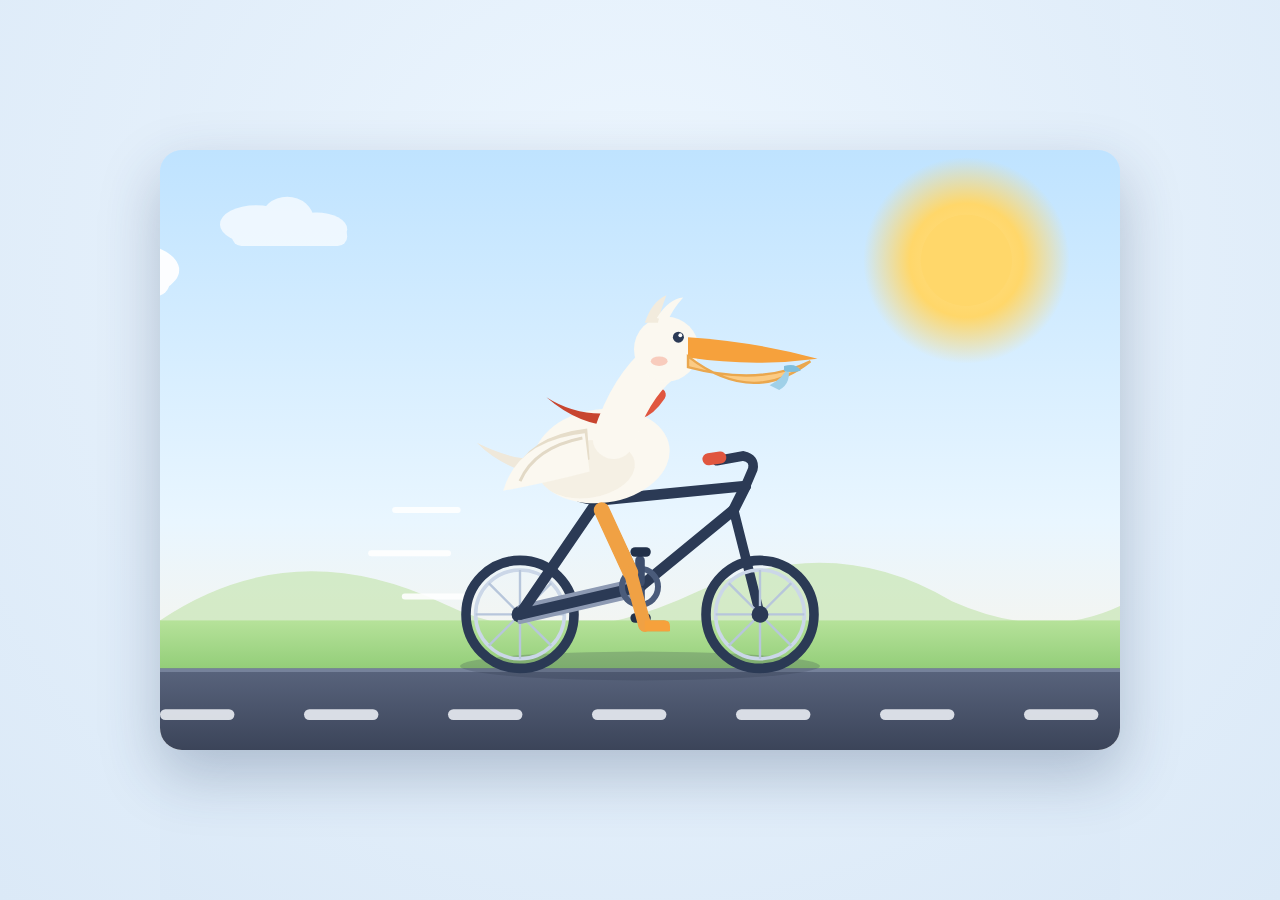
<file: works/issue-12.html>
<!DOCTYPE html>
<html lang="zh-CN">
<head>
<meta charset="UTF-8">
<meta name="viewport" content="width=device-width, initial-scale=1">
<title>鹈鹕骑自行车 · SVG 动画</title>
<style>
  html, body {
    margin: 0; height: 100%;
    display: flex; align-items: center; justify-content: center;
    background: radial-gradient(circle at 50% 30%, #eef7ff 0%, #dbe9f7 100%);
    font-family: system-ui, -apple-system, "PingFang SC", sans-serif;
  }
  .stage {
    width: min(96vw, 960px);
    border-radius: 22px;
    overflow: hidden;
    box-shadow: 0 24px 60px rgba(38, 62, 96, .28);
    background: #cfe8ff;
    line-height: 0;
  }
  svg { display: block; width: 100%; height: auto; }

  /* ---------- 通用运动 ---------- */
  @keyframes spin   { to { transform: rotate(360deg); } }
  @keyframes bob    { 0%,100% { transform: translateY(0); } 50% { transform: translateY(-3px); } }
  @keyframes thighA { 0%,100% { transform: rotate(15deg); } 50% { transform: rotate(-13deg); } }
  @keyframes shinA  { 0%,100% { transform: rotate(-26deg); } 50% { transform: rotate(22deg); } }
  @keyframes flap   { 0%,100% { transform: rotate(-10deg); } 50% { transform: rotate(24deg); } }
  @keyframes headBob{ 0%,100% { transform: rotate(-2.5deg) translateY(0); } 50% { transform: rotate(2deg) translateY(-2px); } }
  @keyframes dash   { to { transform: translateX(-120px); } }
  @keyframes drift  { to { transform: translateX(1100px); } }
  @keyframes driftSlow { to { transform: translateX(1100px); } }
  @keyframes puff   { 0%,100% { opacity:.25; transform: scale(1); } 50% { opacity:.45; transform: scale(1.08); } }
  @keyframes streak { 0% { opacity:0; transform: translateX(40px); } 30% { opacity:.9; } 100% { opacity:0; transform: translateX(-70px); } }

  .wheel  { transform-box: view-box; animation: spin 0.9s linear infinite; }
  .crank  { transform-box: view-box; animation: spin 0.9s linear infinite; }
  .rider  { animation: bob .45s ease-in-out infinite; }
  .cloud1 { transform-box: view-box; animation: drift 46s linear infinite; }
  .cloud2 { transform-box: view-box; animation: driftSlow 68s linear infinite; animation-delay: -30s; }
  .cloud3 { transform-box: view-box; animation: drift 58s linear infinite; animation-delay: -12s; }
  .dashes { transform-box: view-box; animation: dash .6s linear infinite; }
  .sunGlow{ transform-box: view-box; transform-origin: 672px 92px; animation: puff 4s ease-in-out infinite; }

  .leg    { transform-box: view-box; transform-origin: 368px 300px; animation: thighA .9s ease-in-out infinite; }
  .leg .shin { transform-box: view-box; transform-origin: 392px 352px; animation: shinA .9s ease-in-out infinite; }
  .leg--far { animation-delay: -.45s; }
  .leg--far .shin { animation-delay: -.45s; }

  .wing     { transform-box: view-box; transform-origin: 354px 236px; animation: flap .5s ease-in-out infinite; }
  .wing--far{ transform-box: view-box; transform-origin: 356px 232px; animation: flap .5s ease-in-out infinite; animation-delay: -.25s; }

  .head   { transform-box: view-box; transform-origin: 408px 210px; animation: headBob 1.8s ease-in-out infinite; }
  .streak { animation: streak .9s linear infinite; }
  .streak:nth-of-type(2) { animation-delay: .3s; }
  .streak:nth-of-type(3) { animation-delay: .6s; }

  @media (prefers-reduced-motion: reduce) {
    * { animation: none !important; }
  }
</style>
</head>
<body>
<div class="stage">
<svg viewBox="0 0 800 500" xmlns="http://www.w3.org/2000/svg" role="img" aria-label="一只鹈鹕骑着自行车向前行进">
  <defs>
    <linearGradient id="sky" x1="0" y1="0" x2="0" y2="1">
      <stop offset="0"   stop-color="#bfe3ff"/>
      <stop offset="0.62" stop-color="#e9f6ff"/>
      <stop offset="1"   stop-color="#fff4e2"/>
    </linearGradient>
    <linearGradient id="road" x1="0" y1="0" x2="0" y2="1">
      <stop offset="0" stop-color="#59647d"/>
      <stop offset="1" stop-color="#3b4459"/>
    </linearGradient>
    <linearGradient id="grass" x1="0" y1="0" x2="0" y2="1">
      <stop offset="0" stop-color="#b6e29a"/>
      <stop offset="1" stop-color="#8ecb74"/>
    </linearGradient>
    <radialGradient id="sunG" cx="0.5" cy="0.5" r="0.5">
      <stop offset="0"   stop-color="#ffe08a"/>
      <stop offset="0.55" stop-color="#ffd76a"/>
      <stop offset="1"   stop-color="#ffd76a" stop-opacity="0"/>
    </radialGradient>
  </defs>

  <!-- ================= 背景 ================= -->
  <rect width="800" height="500" fill="url(#sky)"/>

  <circle class="sunGlow" cx="672" cy="92" r="86" fill="url(#sunG)"/>
  <circle cx="672" cy="92" r="38" fill="#ffd76a"/>

  <!-- 云 -->
  <g class="cloud1" opacity=".95" fill="#ffffff" transform="translate(-220,0)">
    <ellipse cx="120" cy="96"  rx="46" ry="26"/>
    <ellipse cx="160" cy="88"  rx="34" ry="30"/>
    <ellipse cx="196" cy="100" rx="40" ry="22"/>
    <rect x="88" y="98" width="140" height="24" rx="12"/>
  </g>
  <g class="cloud2" opacity=".8" fill="#ffffff" transform="translate(-420,0)">
    <ellipse cx="120" cy="176" rx="38" ry="20"/>
    <ellipse cx="154" cy="170" rx="28" ry="24"/>
    <ellipse cx="184" cy="180" rx="32" ry="18"/>
    <rect x="94" y="178" width="120" height="20" rx="10"/>
  </g>
  <g class="cloud3" opacity=".7" fill="#ffffff" transform="translate(-40,0)">
    <ellipse cx="120" cy="62" rx="30" ry="16"/>
    <ellipse cx="146" cy="58" rx="22" ry="19"/>
    <ellipse cx="170" cy="66" rx="26" ry="14"/>
    <rect x="100" y="64" width="96" height="16" rx="8"/>
  </g>

  <!-- 远山 -->
  <path d="M0,392 Q110,318 236,378 Q330,424 448,368 Q560,316 660,376 Q736,410 800,380 L800,440 L0,440 Z"
        fill="#cfe9c0" opacity=".85"/>
  <!-- 草地 -->
  <rect y="392" width="800" height="46" fill="url(#grass)"/>
  <!-- 马路 -->
  <rect y="432" width="800" height="68" fill="url(#road)"/>
  <rect y="432" width="800" height="3" fill="#7d8aa3" opacity=".8"/>
  <g class="dashes" fill="#f3f6fb" opacity=".85">
    <rect x="-240" y="466" width="62" height="9" rx="4.5"/>
    <rect x="-120" y="466" width="62" height="9" rx="4.5"/>
    <rect x="0"    y="466" width="62" height="9" rx="4.5"/>
    <rect x="120"  y="466" width="62" height="9" rx="4.5"/>
    <rect x="240"  y="466" width="62" height="9" rx="4.5"/>
    <rect x="360"  y="466" width="62" height="9" rx="4.5"/>
    <rect x="480"  y="466" width="62" height="9" rx="4.5"/>
    <rect x="600"  y="466" width="62" height="9" rx="4.5"/>
    <rect x="720"  y="466" width="62" height="9" rx="4.5"/>
    <rect x="840"  y="466" width="62" height="9" rx="4.5"/>
    <rect x="960"  y="466" width="62" height="9" rx="4.5"/>
  </g>

  <!-- 速度线 -->
  <g stroke="#ffffff" stroke-width="5" stroke-linecap="round" opacity=".9">
    <line class="streak" x1="196" y1="300" x2="248" y2="300"/>
    <line class="streak" x1="176" y1="336" x2="240" y2="336"/>
    <line class="streak" x1="204" y1="372" x2="252" y2="372"/>
  </g>

  <!-- 车下阴影 -->
  <ellipse cx="400" cy="430" rx="150" ry="12" fill="#2c3547" opacity=".22"/>

  <!-- ================= 自行车 + 鹈鹕 ================= -->
  <g class="rider">

    <!-- 后轮 -->
    <g class="wheel" style="transform-origin:300px 387px;">
      <circle cx="300" cy="387" r="45" fill="none" stroke="#2b3a55" stroke-width="8"/>
      <circle cx="300" cy="387" r="37" fill="none" stroke="#cbd7e8" stroke-width="3"/>
      <g stroke="#b7c6db" stroke-width="2">
        <line x1="300" y1="350" x2="300" y2="424"/>
        <line x1="263" y1="387" x2="337" y2="387"/>
        <line x1="274" y1="361" x2="326" y2="413"/>
        <line x1="326" y1="361" x2="274" y2="413"/>
      </g>
      <circle cx="300" cy="387" r="7" fill="#2b3a55"/>
    </g>

    <!-- 后拨/链条 -->
    <path d="M300,381 L400,358" stroke="#8d9ab3" stroke-width="4" stroke-linecap="round"/>
    <path d="M300,393 L400,370" stroke="#8d9ab3" stroke-width="4" stroke-linecap="round"/>

    <!-- 车架 -->
    <g stroke="#2b3a55" stroke-width="9" stroke-linecap="round" fill="none">
      <path d="M300,387 L400,364"/>          <!-- 后下叉 -->
      <path d="M300,387 L365,292"/>          <!-- 后上叉 -->
      <path d="M400,364 L365,292"/>          <!-- 座管 -->
      <path d="M365,292 L488,280"/>          <!-- 上管 -->
      <path d="M400,364 L478,300"/>          <!-- 下管 -->
      <path d="M488,280 L478,300"/>          <!-- 头管 -->
    </g>
    <path d="M478,300 L500,387" stroke="#2b3a55" stroke-width="8" stroke-linecap="round"/>
    <!-- 座垫 -->
    <ellipse cx="364" cy="288" rx="21" ry="7.5" fill="#23324a"/>
    <!-- 车把 -->
    <path d="M488,280 L494,266 Q496,257 486,255 L464,259"
          stroke="#2b3a55" stroke-width="8" fill="none" stroke-linecap="round"/>
    <rect x="452" y="252" width="20" height="10" rx="5" fill="#e0563f" transform="rotate(-8 462 257)"/>

    <!-- 前轮 -->
    <g class="wheel" style="transform-origin:500px 387px;">
      <circle cx="500" cy="387" r="45" fill="none" stroke="#2b3a55" stroke-width="8"/>
      <circle cx="500" cy="387" r="37" fill="none" stroke="#cbd7e8" stroke-width="3"/>
      <g stroke="#b7c6db" stroke-width="2">
        <line x1="500" y1="350" x2="500" y2="424"/>
        <line x1="463" y1="387" x2="537" y2="387"/>
        <line x1="474" y1="361" x2="526" y2="413"/>
        <line x1="526" y1="361" x2="474" y2="413"/>
      </g>
      <circle cx="500" cy="387" r="7" fill="#2b3a55"/>
    </g>

    <!-- 远侧腿（深色） -->
    <g class="leg leg--far" opacity=".92">
      <line x1="368" y1="300" x2="392" y2="352" stroke="#c97b28" stroke-width="12" stroke-linecap="round"/>
      <g class="shin">
        <line x1="392" y1="352" x2="404" y2="396" stroke="#c97b28" stroke-width="10" stroke-linecap="round"/>
        <path d="M404,392 h16 q4,0 4,5 v4 h-20 z" fill="#d98a2f"/>
      </g>
    </g>

    <!-- 曲柄 / 脚踏 -->
    <g class="crank" style="transform-origin:400px 364px;">
      <circle cx="400" cy="364" r="15" fill="none" stroke="#4a5b7a" stroke-width="5"/>
      <circle cx="400" cy="364" r="5" fill="#2b3a55"/>
      <rect x="396" y="338" width="8" height="26" rx="4" fill="#3d4e6d"/>
      <rect x="392" y="331" width="17" height="8" rx="4" fill="#22314a"/>
      <rect x="396" y="364" width="8" height="26" rx="4" fill="#3d4e6d"/>
      <rect x="392" y="386" width="17" height="8" rx="4" fill="#22314a"/>
    </g>

    <!-- 鹈鹕身体 -->
    <path d="M320,272 Q286,266 264,244 Q300,262 324,256 Z" fill="#efe8da"/>
    <ellipse cx="368" cy="255" rx="57" ry="39" fill="#fbf8f0" transform="rotate(-8 368 255)"/>
    <ellipse cx="356" cy="266" rx="40" ry="24" fill="#f2ebdd" opacity=".6" transform="rotate(-8 356 266)"/>

    <!-- 远侧翅膀 -->
    <path class="wing wing--far" d="M356,232 Q306,238 294,272 Q322,268 358,258 Z" fill="#e6ddca"/>

    <!-- 围巾 -->
    <path d="M382,214 Q400,228 416,204" stroke="#e0563f" stroke-width="11" fill="none" stroke-linecap="round"/>
    <path d="M384,218 Q350,224 322,206 Q352,232 386,230 Z" fill="#c8452f"/>

    <!-- 脖子 -->
    <path d="M378,240 Q392,198 416,178" stroke="#fbf8f0" stroke-width="35" fill="none" stroke-linecap="round"/>

    <!-- 头 -->
    <g class="head">
      <circle cx="422" cy="166" r="27" fill="#fbf8f0"/>
      <!-- 冠羽 -->
      <path d="M404,144 q6,-18 18,-23 q-5,13 -7,23 z" fill="#f2ebdd"/>
      <path d="M414,140 q10,-16 22,-17 q-9,10 -13,20 z" fill="#fbf8f0"/>
      <!-- 喙 -->
      <path d="M440,156 Q498,160 548,174 Q494,181 440,173 Z" fill="#f6a13c"/>
      <path d="M440,172 Q494,214 542,176 Q500,197 440,181 Z" fill="#fbcb84" stroke="#eaa74e" stroke-width="2"/>
      <!-- 喉囊里的小鱼 -->
      <path d="M508,196 q12,-6 15,-16 q4,14 -7,20 z" fill="#9fd0e8"/>
      <path d="M520,180 q10,-3 14,4 q-9,2 -14,0 z" fill="#7fbfdd"/>
      <!-- 眼睛 -->
      <circle cx="432" cy="156" r="4.6" fill="#2b3a55"/>
      <circle cx="433.6" cy="154.4" r="1.6" fill="#ffffff"/>
      <!-- 腮红 -->
      <ellipse cx="416" cy="176" rx="7" ry="4" fill="#f7c1b0" opacity=".8"/>
    </g>

    <!-- 近侧腿 -->
    <g class="leg">
      <line x1="368" y1="300" x2="392" y2="352" stroke="#f0a144" stroke-width="13" stroke-linecap="round"/>
      <g class="shin">
        <line x1="392" y1="352" x2="404" y2="396" stroke="#f0a144" stroke-width="11" stroke-linecap="round"/>
        <path d="M404,392 h17 q4,0 4,5 v4 h-21 z" fill="#f6a13c"/>
      </g>
    </g>

    <!-- 近侧翅膀 -->
    <path class="wing" d="M354,236 Q298,242 286,284 Q320,278 358,268 Z" fill="#fbf8f0"/>
    <path class="wing" d="M352,240 Q312,248 300,276" stroke="#e2d9c6" stroke-width="2.5" fill="none"/>
  </g>
</svg>
</div>
<script data-pelican-scroll>window.addEventListener("load",function(){requestAnimationFrame(function(){var d=document.documentElement,b=document.body,w=Math.max(d.scrollWidth,b?b.scrollWidth:0),h=Math.max(d.scrollHeight,b?b.scrollHeight:0);window.scrollTo(Math.max(0,(w-window.innerWidth)/2),Math.max(0,(h-window.innerHeight)/2))})});</script></body>
</html>
</file>
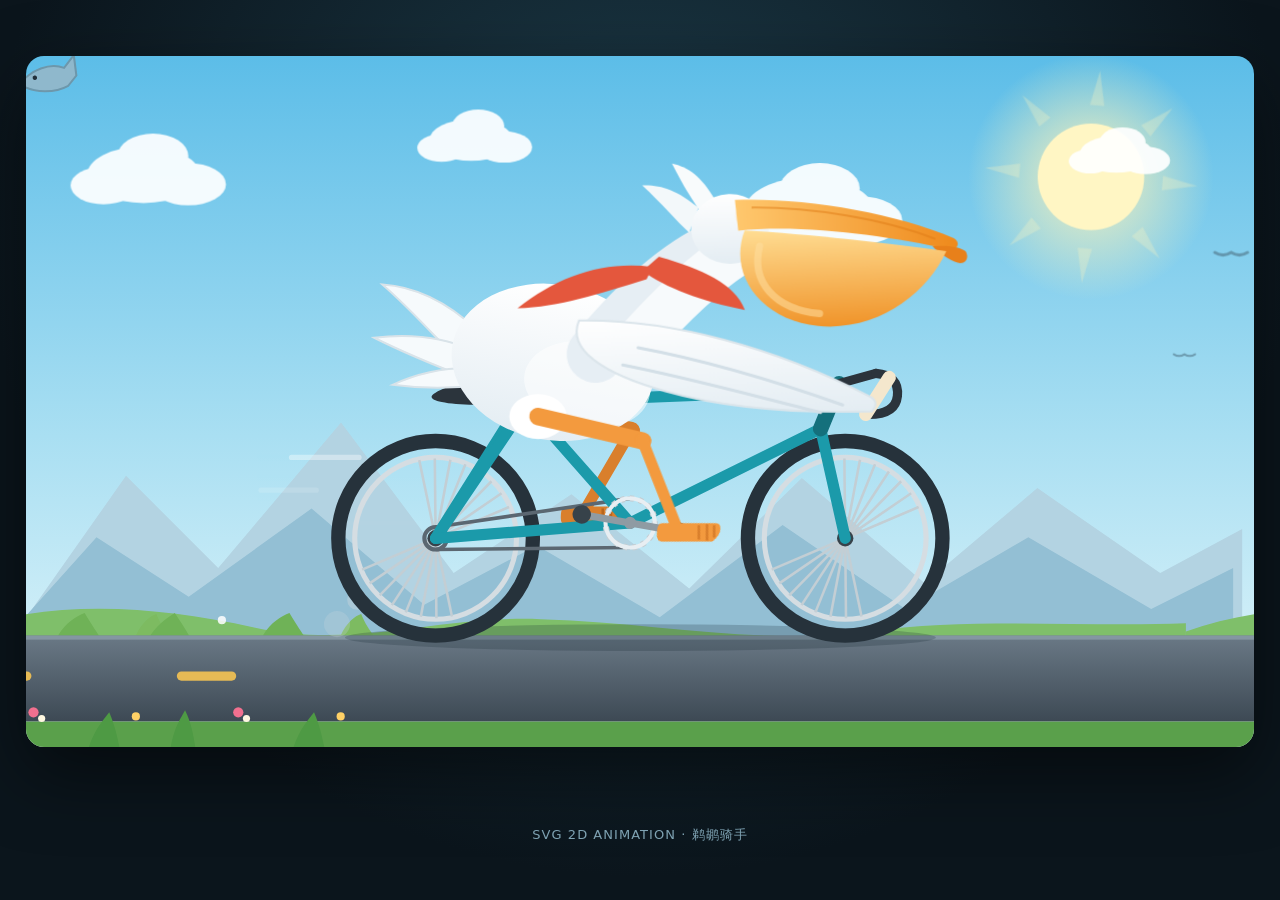
<file: works/issue-13.html>
<!DOCTYPE html>
<html lang="zh-CN">
<head>
<meta charset="utf-8" />
<meta name="viewport" content="width=device-width, initial-scale=1" />
<title>鹈鹕骑手 · Pelican on a Bicycle</title>
<style>
  :root { color-scheme: dark; }
  * { box-sizing: border-box; }
  html, body { height: 100%; margin: 0; }
  body {
    display: grid;
    place-items: center;
    gap: 14px;
    padding: 24px;
    background: radial-gradient(circle at 50% 25%, #1c3a48, #0b151c 70%);
    font-family: system-ui, -apple-system, "Segoe UI", sans-serif;
  }
  svg.scene {
    width: min(96vw, 1280px);
    height: auto;
    display: block;
    border-radius: 18px;
    box-shadow: 0 26px 70px rgba(0, 0, 0, .5);
  }
  p.caption {
    margin: 0;
    color: #7fa3b3;
    font-size: 13px;
    letter-spacing: .08em;
  }
</style>
</head>
<body>

<svg class="scene" viewBox="0 0 1200 675" role="img"
     aria-label="一只鹈鹕骑着自行车驶过乡间小路的二维动画">
  <defs>
    <!-- ===================== 渐变 ===================== -->
    <linearGradient id="sky" x1="0" y1="0" x2="0" y2="1">
      <stop offset="0"   stop-color="#5cbde8"/>
      <stop offset=".55" stop-color="#a9dff2"/>
      <stop offset="1"   stop-color="#e6f7fb"/>
    </linearGradient>
    <radialGradient id="sunGlow">
      <stop offset="0" stop-color="#fff4b8" stop-opacity=".95"/>
      <stop offset="1" stop-color="#fff4b8" stop-opacity="0"/>
    </radialGradient>
    <linearGradient id="bodyGrad" x1="0" y1="0" x2="0" y2="1">
      <stop offset="0" stop-color="#ffffff"/>
      <stop offset="1" stop-color="#e4edf3"/>
    </linearGradient>
    <linearGradient id="beakGrad" x1="0" y1="0" x2="1" y2="0">
      <stop offset="0" stop-color="#ffc86e"/>
      <stop offset="1" stop-color="#ef8a1c"/>
    </linearGradient>
    <linearGradient id="pouchGrad" x1="0" y1="0" x2="0" y2="1">
      <stop offset="0" stop-color="#ffdd93"/>
      <stop offset="1" stop-color="#f0942a"/>
    </linearGradient>
    <linearGradient id="roadGrad" x1="0" y1="0" x2="0" y2="1">
      <stop offset="0" stop-color="#6a7986"/>
      <stop offset="1" stop-color="#3d4954"/>
    </linearGradient>

    <!-- ===================== 可复用图形 ===================== -->
    <g id="cloud" fill="#ffffff">
      <ellipse cx="0"   cy="0"   rx="48" ry="24"/>
      <ellipse cx="38"  cy="8"   rx="32" ry="18"/>
      <ellipse cx="-34" cy="9"   rx="28" ry="16"/>
      <ellipse cx="8"   cy="-16" rx="30" ry="19"/>
    </g>
    <g id="spoke"><line x1="0" y1="-78" x2="0" y2="78"/></g>

    <!-- 每层视差背景都由「一组 + 平移复制的一组」构成，整体平移一组宽度即无缝循环 -->
    <g id="cloudSet">
      <use href="#cloud" transform="translate(150,116) scale(1.15)"/>
      <use href="#cloud" transform="translate(470,82)  scale(.85)"/>
      <use href="#cloud" transform="translate(800,150) scale(1.3)"/>
      <use href="#cloud" transform="translate(1100,96) scale(.75)"/>
    </g>

    <g id="ridgeFar" fill="#b3d3e2">
      <path d="M0 566 L110 410 L200 500 L320 358 L430 505 L545 428 L660 520 L770 412
               L890 515 L1000 422 L1120 505 L1200 462 L1200 575 L0 575 Z"/>
    </g>
    <g id="ridgeNear" fill="#93bfd4">
      <path d="M0 570 L90 470 L180 528 L300 442 L410 536 L520 478 L640 548 L760 458
               L880 540 L1000 470 L1120 540 L1200 500 L1200 578 L0 578 Z"/>
    </g>
    <g id="hillSet" fill="#7fbf6a">
      <path d="M0 562 C90 530 190 536 290 558 C390 580 470 546 570 550 C690 554 790 576
               890 562 C990 548 1100 558 1200 554 L1200 572 L0 572 Z"/>
    </g>

    <!-- 路肩草丛（轮子后方，200px 一组） -->
    <g id="vergeSet">
      <path d="M0 566 C10 552 18 548 24 544 C30 553 34 559 38 566 Z" fill="#6fb257"/>
      <circle cx="70" cy="551" r="4" fill="#ffffff" opacity=".85"/>
      <path d="M110 566 C118 553 128 547 136 544 C142 554 146 560 150 566 Z" fill="#6fb257"/>
      <path d="M186 566 C192 553 200 547 206 545 C210 555 214 560 218 566 Z" fill="#7dbb61"/>
    </g>

    <!-- 路面虚线（200px 一组） -->
    <g id="dashSet">
      <rect x="26" y="601" width="58" height="9" rx="4.5" fill="#f6c453"/>
    </g>

    <!-- 前景草皮（200px 一组，压在最前） -->
    <g id="foreSet">
      <path d="M20 675 C24 654 30 647 34 639 C40 651 42 662 44 675 Z" fill="#4e9a44"/>
      <circle cx="86" cy="641" r="5" fill="#f2708f"/>
      <circle cx="94" cy="647" r="3.5" fill="#fff8e1"/>
      <path d="M140 675 C146 657 154 649 160 641 C166 655 168 666 170 675 Z" fill="#4e9a44"/>
      <circle cx="186" cy="645" r="4" fill="#ffd166"/>
    </g>

    <!-- 天空小鸟 -->
    <g id="bird" fill="none" stroke="#4a6b7c" stroke-width="3" stroke-linecap="round">
      <path d="M0 0 Q8 -8 16 0 Q24 -8 32 0">
        <animate attributeName="d" dur=".5s" begin="0s" repeatCount="indefinite"
                 values="M0 0 Q8 -8 16 0 Q24 -8 32 0; M0 2 Q8 8 16 2 Q24 8 32 2; M0 0 Q8 -8 16 0 Q24 -8 32 0"/>
      </path>
    </g>
  </defs>

  <!-- ============================================================
       背景天空
       ============================================================ -->
  <rect width="1200" height="675" fill="url(#sky)"/>

  <!-- 太阳与旋转光芒 -->
  <g transform="translate(1040,118)">
    <circle r="120" fill="url(#sunGlow)"/>
    <g opacity=".28" fill="#fff6c0">
      <animateTransform attributeName="transform" type="rotate"
                        from="0" to="360" dur="90s" begin="0s" repeatCount="indefinite"/>
      <path d="M-7 -70 L7 -70 L0 -104 Z"/>
      <path d="M-7 -70 L7 -70 L0 -104 Z" transform="rotate(45)"/>
      <path d="M-7 -70 L7 -70 L0 -104 Z" transform="rotate(90)"/>
      <path d="M-7 -70 L7 -70 L0 -104 Z" transform="rotate(135)"/>
      <path d="M-7 -70 L7 -70 L0 -104 Z" transform="rotate(180)"/>
      <path d="M-7 -70 L7 -70 L0 -104 Z" transform="rotate(225)"/>
      <path d="M-7 -70 L7 -70 L0 -104 Z" transform="rotate(270)"/>
      <path d="M-7 -70 L7 -70 L0 -104 Z" transform="rotate(315)"/>
    </g>
    <circle r="52" fill="#fff6c4"/>
  </g>

  <!-- 小鸟（缓慢漂移并循环） -->
  <g opacity=".55">
    <animateTransform attributeName="transform" type="translate"
                      values="1200 0; -260 0" dur="46s" begin="0s" repeatCount="indefinite"/>
    <use href="#bird" transform="translate(0,190)"/>
    <use href="#bird" transform="translate(90,240) scale(.8)"/>
    <use href="#bird" transform="translate(-40,290) scale(.65)"/>
  </g>

  <!-- 云层：42s 横移 1200px -->
  <g opacity=".92">
    <animateTransform attributeName="transform" type="translate"
                      values="0 0; -1200 0" dur="42s" begin="0s" repeatCount="indefinite"/>
    <use href="#cloudSet"/>
    <use href="#cloudSet" transform="translate(1200,0)"/>
  </g>

  <!-- 远山 / 近山 / 丘陵 -->
  <g>
    <animateTransform attributeName="transform" type="translate"
                      values="0 0; -1200 0" dur="120s" begin="0s" repeatCount="indefinite"/>
    <use href="#ridgeFar"/>
    <use href="#ridgeFar" transform="translate(1200,0)"/>
  </g>
  <g>
    <animateTransform attributeName="transform" type="translate"
                      values="0 0; -1200 0" dur="70s" begin="0s" repeatCount="indefinite"/>
    <use href="#ridgeNear"/>
    <use href="#ridgeNear" transform="translate(1200,0)"/>
  </g>
  <g>
    <animateTransform attributeName="transform" type="translate"
                      values="0 0; -1200 0" dur="22s" begin="0s" repeatCount="indefinite"/>
    <use href="#hillSet"/>
    <use href="#hillSet" transform="translate(1200,0)"/>
  </g>

  <!-- 路肩草带 -->
  <g>
    <animateTransform attributeName="transform" type="translate"
                      values="0 0; -200 0" dur=".885s" begin="0s" repeatCount="indefinite"/>
    <use href="#vergeSet"/>
    <use href="#vergeSet" transform="translate(200,0)"/>
  </g>

  <!-- 路面 -->
  <rect x="0" y="566" width="1200" height="84" fill="url(#roadGrad)"/>
  <rect x="0" y="566" width="1200" height="4" fill="#8496a2"/>
  <g opacity=".9">
    <animateTransform attributeName="transform" type="translate"
                      values="0 0; -200 0" dur=".885s" begin="0s" repeatCount="indefinite"/>
    <use href="#dashSet"/>
    <use href="#dashSet" transform="translate(200,0)"/>
  </g>
  <rect x="0" y="650" width="1200" height="25" fill="#5aa04b"/>

  <!-- 速度线 -->
  <g stroke="#ffffff" stroke-width="5" stroke-linecap="round" opacity=".75">
    <line x1="286" y1="392" x2="352" y2="392">
      <animate attributeName="opacity" values="0;.7;0" dur=".9s" begin="0s" repeatCount="indefinite"/>
      <animateTransform attributeName="transform" type="translate"
                        values="-46 0; 6 0" dur=".9s" begin="0s" repeatCount="indefinite"/>
    </line>
    <line x1="262" y1="424" x2="316" y2="424">
      <animate attributeName="opacity" values="0;.55;0" dur=".9s" begin=".18s" repeatCount="indefinite"/>
      <animateTransform attributeName="transform" type="translate"
                        values="-40 0; 4 0" dur=".9s" begin=".18s" repeatCount="indefinite"/>
    </line>
    <line x1="300" y1="456" x2="378" y2="456">
      <animate attributeName="opacity" values="0;.6;0" dur=".9s" begin=".36s" repeatCount="indefinite"/>
      <animateTransform attributeName="transform" type="translate"
                        values="-52 0; 8 0" dur=".9s" begin=".36s" repeatCount="indefinite"/>
    </line>
  </g>

  <!-- 扬起的灰尘 -->
  <g fill="#cbd6dd">
    <circle cx="336" cy="534" r="7" opacity="0">
      <animate attributeName="r" values="5;18" dur=".9s" begin="0s" repeatCount="indefinite"/>
      <animate attributeName="opacity" values="0;.55;0" dur=".9s" begin="0s" repeatCount="indefinite"/>
      <animateTransform attributeName="transform" type="translate"
                        values="0 0; -34 -8" dur=".9s" begin="0s" repeatCount="indefinite"/>
    </circle>
    <circle cx="352" cy="548" r="5" opacity="0">
      <animate attributeName="r" values="4;14" dur=".9s" begin=".3s" repeatCount="indefinite"/>
      <animate attributeName="opacity" values="0;.5;0" dur=".9s" begin=".3s" repeatCount="indefinite"/>
      <animateTransform attributeName="transform" type="translate"
                        values="0 0; -30 -6" dur=".9s" begin=".3s" repeatCount="indefinite"/>
    </circle>
    <circle cx="322" cy="552" r="6" opacity="0">
      <animate attributeName="r" values="5;16" dur=".9s" begin=".6s" repeatCount="indefinite"/>
      <animate attributeName="opacity" values="0;.45;0" dur=".9s" begin=".6s" repeatCount="indefinite"/>
      <animateTransform attributeName="transform" type="translate"
                        values="0 0; -26 4" dur=".9s" begin=".6s" repeatCount="indefinite"/>
    </circle>
  </g>

  <!-- 地面投影 -->
  <ellipse cx="600" cy="568" rx="292" ry="13" fill="#12262f" opacity=".22">
    <animate attributeName="rx" values="288;298;288" dur="1.2s" begin="0s" repeatCount="indefinite"/>
  </ellipse>

  <!-- ============================================================
       远侧腿（画在车架之前，被车架/身体遮挡）

       层级纪律：每一级的「定位」与「旋转」必须分开两个 <g>。
       被脚本 animateTransform 的节点永远是纯 rotate(0,0) 的原点旋转，
       骨骼长度由外层 translate 承载——否则动画会覆盖掉定位位移。
       ============================================================ -->
  <g transform="translate(500,352) translate(-12,-6)">
    <ellipse rx="28" ry="22" fill="#f0dcc9"/>
    <g id="leg-far-thigh">                                    <!-- 旋转：绕髋 -->
      <path d="M0 0 L105 0" fill="none" stroke="#d97f2c" stroke-width="17" stroke-linecap="round"/>
      <g transform="translate(105,0)">                       <!-- 定位：膝 -->
        <circle r="8" fill="#d97f2c"/>
        <g id="leg-far-shin">                               <!-- 旋转：绕膝 -->
          <path d="M0 0 L95 0" fill="none" stroke="#d97f2c" stroke-width="11" stroke-linecap="round"/>
          <g transform="translate(95,0)">                    <!-- 定位：踝 -->
            <g id="leg-far-foot">                           <!-- 旋转：绕踝，保持脚掌水平 -->
              <path d="M-16 -8 H36 Q41 -8 41 -3 Q41 4 33 10 H-16 Q-21 10 -21 3 Q-21 -8 -16 -8 Z"
                    fill="#d97f2c"/>
              <path d="M20 -6 V8 M28 -7 V9 M35 -6 V6" stroke="#b8661d" stroke-width="2.5" fill="none"/>
            </g>
          </g>
        </g>
      </g>
    </g>
  </g>

  <!-- ============================================================
       自行车
       ============================================================ -->
  <g id="bike">
    <!-- 后轮 -->
    <g transform="translate(400,471)">
      <circle r="95" fill="none" stroke="#26323b" stroke-width="14"/>
      <circle r="79" fill="none" stroke="#d5dde2" stroke-width="5"/>
      <g stroke="#c3ced4" stroke-width="2.5">
        <animateTransform attributeName="transform" type="rotate"
                          from="0" to="360" dur="2.64s" begin="0s" repeatCount="indefinite"/>
        <use href="#spoke"/>
        <use href="#spoke" transform="rotate(11.25)"/>
        <use href="#spoke" transform="rotate(22.5)"/>
        <use href="#spoke" transform="rotate(33.75)"/>
        <use href="#spoke" transform="rotate(45)"/>
        <use href="#spoke" transform="rotate(56.25)"/>
        <use href="#spoke" transform="rotate(67.5)"/>
        <use href="#spoke" transform="rotate(78.75)"/>
      </g>
      <circle r="8" fill="#37424a"/>
    </g>

    <!-- 前轮 -->
    <g transform="translate(800,471)">
      <circle r="95" fill="none" stroke="#26323b" stroke-width="14"/>
      <circle r="79" fill="none" stroke="#d5dde2" stroke-width="5"/>
      <g stroke="#c3ced4" stroke-width="2.5">
        <animateTransform attributeName="transform" type="rotate"
                          from="0" to="360" dur="2.64s" begin="0s" repeatCount="indefinite"/>
        <use href="#spoke"/>
        <use href="#spoke" transform="rotate(11.25)"/>
        <use href="#spoke" transform="rotate(22.5)"/>
        <use href="#spoke" transform="rotate(33.75)"/>
        <use href="#spoke" transform="rotate(45)"/>
        <use href="#spoke" transform="rotate(56.25)"/>
        <use href="#spoke" transform="rotate(67.5)"/>
        <use href="#spoke" transform="rotate(78.75)"/>
      </g>
      <circle r="8" fill="#37424a"/>
    </g>

    <!-- 链条与齿盘 -->
    <g fill="none" stroke="#5b6771" stroke-width="3.5">
      <path d="M590 432 L400 460"/>
      <path d="M590 480 L400 482"/>
      <circle cx="400" cy="471" r="11" stroke-width="4"/>
    </g>

    <!-- 车架 -->
    <g fill="none" stroke="#1b9aaa" stroke-width="11" stroke-linecap="round" stroke-linejoin="round">
      <path d="M590 456 L486 338"/>   <!-- 座管 -->
      <path d="M486 338 L790 326"/>   <!-- 上管 -->
      <path d="M590 456 L776 364"/>   <!-- 下管 -->
      <path d="M480 344 L400 471"/>   <!-- 后叉上 -->
      <path d="M494 332 L400 471"/>   <!-- 后叉下 -->
      <path d="M590 456 L400 471"/>   <!-- 链条撑 -->
      <path d="M776 364 L800 471"/>   <!-- 前叉 -->
    </g>
    <path d="M776 364 L794 320" stroke="#14707c" stroke-width="15" stroke-linecap="round"/>

    <!-- 车座 -->
    <path d="M470 330 L486 338" stroke="#2b343c" stroke-width="9" stroke-linecap="round"/>
    <path d="M398 330 C412 320 440 315 470 320 C486 322 493 328 487 334
             C467 342 424 342 406 338 C396 336 394 333 398 330 Z" fill="#2b343c"/>

    <!-- 车把 -->
    <g fill="none" stroke="#2b343c" stroke-width="9" stroke-linecap="round">
      <path d="M794 320 L830 310"/>
      <path d="M830 310 Q853 312 851 332 Q849 351 820 350"/>
    </g>
    <path d="M843 314 L820 350" stroke="#f4e7cd" stroke-width="13" stroke-linecap="round"/>

    <!-- 曲柄 + 牙盘 + 脚踏（与腿动画同周期 1.2s） -->
    <g transform="translate(590,456)">
      <g id="crank">
        <animateTransform attributeName="transform" type="rotate"
                          from="0" to="360" dur="1.2s" begin="0s" repeatCount="indefinite"/>
        <circle r="24" fill="none" stroke="#c3ced4" stroke-width="6" stroke-dasharray="4 5"/>
        <circle r="24" fill="none" stroke="#e8eef2" stroke-width="4"/>
        <path d="M0 0 L48 0 M0 0 L-48 0" stroke="#8f9ba3" stroke-width="7" stroke-linecap="round"/>
        <g transform="translate(48,0)"><circle r="9" fill="#37424a"/></g>
        <g transform="translate(-48,0)"><circle r="9" fill="#37424a"/></g>
        <circle r="6" fill="#8f9ba3"/>
      </g>
    </g>
  </g>

  <!-- ============================================================
       鹈鹕
       ============================================================ -->
  <g id="pelican">
    <!-- 身体（上下颠簸，每圈两次） -->
    <g>
      <animateTransform attributeName="transform" type="translate"
                        values="0 0; 0 -4; 0 0; 0 3; 0 0"
                        keyTimes="0; .25; .5; .75; 1"
                        dur="0.6s" begin="0s" repeatCount="indefinite"/>
      <!-- 尾羽 -->
      <g fill="#f6fafc" stroke="#d9e3e9" stroke-width="2">
        <path d="M440 268 C410 240 380 226 348 224 C378 250 400 276 424 300 Z"/>
        <path d="M436 288 C404 274 372 272 340 276 C372 292 402 304 428 314 Z"/>
        <path d="M444 306 C414 304 384 310 358 322 C388 326 416 326 444 322 Z"/>
      </g>
      <!-- 躯干 -->
      <ellipse cx="515" cy="300" rx="100" ry="76" fill="url(#bodyGrad)"
               transform="rotate(10 515 300)"/>
      <ellipse cx="548" cy="322" rx="62" ry="42" fill="#ffffff" opacity=".55"
               transform="rotate(10 548 322)"/>
      <!-- 脖子：两段同色描边叠出上细下粗的锥形 -->
      <path d="M556 292 C596 244 642 202 684 186" fill="none"
            stroke="#e6eef4" stroke-width="56" stroke-linecap="round"/>
      <path d="M596 282 C630 244 664 212 692 194" fill="none"
            stroke="#f7fafc" stroke-width="46" stroke-linecap="round"/>
    </g>

    <!-- 头（绕颈根轻点） -->
    <g>
      <animateTransform attributeName="transform" type="rotate"
                        values="-3 660 232; 3 660 232; -3 660 232"
                        keyTimes="0; .5; 1" dur="0.6s" begin="0s" repeatCount="indefinite"/>
      <!-- 头顶冠羽 -->
      <path d="M660 148 C640 130 624 124 606 124 C624 142 638 160 650 172 Z" fill="#f3f8fa"/>
      <path d="M676 140 C664 118 652 108 636 104 C646 126 656 144 666 158 Z" fill="#f8fbfc"/>
      <!-- 头颅 -->
      <ellipse cx="690" cy="170" rx="38" ry="34" fill="url(#bodyGrad)"/>
      <!-- 眼睛（4.3s 一眨） -->
      <g transform="translate(704,158)">
        <g>
          <animateTransform attributeName="transform" type="scale"
                            values="1 1; 1 1; .12 1; 1 1; 1 1"
                            keyTimes="0; .44; .47; .50; 1"
                            dur="4.3s" begin="0s" repeatCount="indefinite"/>
          <circle r="8.5" fill="#f7f2e7"/>
          <circle r="4.6" fill="#22303a"/>
          <circle cx="1.8" cy="-1.8" r="1.6" fill="#ffffff"/>
        </g>
      </g>
      <!-- 上喙 -->
      <path d="M696 142 C760 142 850 160 908 188 C915 192 912 201 901 198
               C846 184 764 168 698 172 Z" fill="url(#beakGrad)"/>
      <path d="M712 150 C770 152 840 166 890 188" fill="none"
            stroke="#e07d16" stroke-width="2" opacity=".5"/>
      <!-- 喙尖小钩 -->
      <path d="M894 195 C906 195 915 198 919 201 C923 208 918 216 908 211
               C898 206 891 200 887 195 Z" fill="#e8801a"/>
    </g>

    <!-- 喉囊（晃动） -->
    <g>
      <animateTransform attributeName="transform" type="rotate"
                        values="-3 710 176; 4 710 176; -3 710 176"
                        keyTimes="0; .5; 1" dur="0.6s" begin="0s" repeatCount="indefinite"/>
      <path d="M702 170 C684 212 714 258 770 266 C828 274 878 238 898 198
               C844 188 764 176 702 170 Z" fill="url(#pouchGrad)"/>
      <path d="M716 186 C706 220 728 248 772 254" fill="none"
            stroke="#ffdf9e" stroke-width="7" opacity=".55" stroke-linecap="round"/>
      <!-- 袋子外露出的一条小鱼 -->
      <g transform="translate(866,238)">
        <animateTransform attributeName="transform" type="rotate"
                          values="-16 0 0; 16 0 0; -16 0 0"
                          keyTimes="0; .5; 1" dur="0.4s" begin="0s" repeatCount="indefinite"/>
        <path d="M0 0 C14 -12 34 -14 46 -6 L58 -16 L56 4 L46 12 C32 16 12 12 0 0 Z"
              fill="#8fb8cc" stroke="#6d97ab" stroke-width="2"/>
        <circle cx="16" cy="-3" r="2.2" fill="#22303a"/>
      </g>
    </g>

    <!-- 近侧腿：髋 → 膝 → 踝 → 脚掌，角度由脚本 IK 生成 -->
    <g transform="translate(500,352)">
      <ellipse rx="28" ry="22" fill="#ffffff"/>
      <g id="leg-near-thigh">                                 <!-- 旋转：绕髋 -->
        <path d="M0 0 L105 0" fill="none" stroke="#f39a3e" stroke-width="17" stroke-linecap="round"/>
        <g transform="translate(105,0)">                      <!-- 定位：膝 -->
          <circle r="8" fill="#f39a3e"/>
          <g id="leg-near-shin">                             <!-- 旋转：绕膝 -->
            <path d="M0 0 L95 0" fill="none" stroke="#f39a3e" stroke-width="11" stroke-linecap="round"/>
            <g transform="translate(95,0)">                   <!-- 定位：踝 -->
              <g id="leg-near-foot">                          <!-- 旋转：绕踝，保持脚掌水平 -->
                <path d="M-16 -8 H36 Q41 -8 41 -3 Q41 4 33 10 H-16 Q-21 10 -21 3 Q-21 -8 -16 -8 Z"
                      fill="#f39a3e"/>
                <path d="M20 -6 V8 M28 -7 V9 M35 -6 V6" stroke="#d97f2c" stroke-width="2.5" fill="none"/>
              </g>
            </g>
          </g>
        </g>
      </g>
    </g>

    <!-- 翅膀（搭在车把上，轻微扑动） -->
    <g>
      <animateTransform attributeName="transform" type="rotate"
                        values="-4 545 258; 5 545 258; -4 545 258"
                        keyTimes="0; .5; 1" dur="1.2s" begin="0s" repeatCount="indefinite"/>
      <path d="M540 258 C630 262 730 296 820 350 Q828 356 820 364
               Q700 360 620 332 C562 312 526 286 540 258 Z"
            fill="url(#bodyGrad)" stroke="#dbe5eb" stroke-width="2"/>
      <path d="M596 288 C660 304 726 328 792 356" fill="none"
            stroke="#d3dfe7" stroke-width="3" stroke-linecap="round"/>
      <path d="M580 304 C642 320 706 342 770 362" fill="none"
            stroke="#d3dfe7" stroke-width="3" stroke-linecap="round"/>
    </g>

    <!-- 围巾（节流向后飘） -->
    <path d="M618 196 C660 208 692 222 702 248 C660 240 624 226 602 210 Z" fill="#e4573d"/>
    <path fill="#e4573d" d="M612 206 C566 198 522 212 482 244 C522 244 560 232 606 218 Z">
      <animate attributeName="d" dur="0.6s" begin="0s" repeatCount="indefinite"
               values="M612 206 C566 198 522 212 482 244 C522 244 560 232 606 218 Z;
                       M612 206 C560 208 512 226 470 258 C514 252 556 234 606 218 Z;
                       M612 206 C570 190 530 196 498 224 C536 230 574 228 606 218 Z;
                       M612 206 C566 198 522 212 482 244 C522 244 560 232 606 218 Z"/>
    </path>
  </g>

  <!-- 前景草皮（最快的一层） -->
  <g>
    <animateTransform attributeName="transform" type="translate"
                      values="0 0; -200 0" dur=".885s" begin="0s" repeatCount="indefinite"/>
    <use href="#foreSet"/>
    <use href="#foreSet" transform="translate(200,0)"/>
  </g>
</svg>

<p class="caption">SVG 2D ANIMATION · 鹈鹕骑手</p>

<script>
/* ------------------------------------------------------------------
   腿部逆运动学（IK）

   目标：脚掌始终精确踩在脚踏上，踏完一整圈。做法是对每一圈的曲柄角
   采样 25 个姿态，用两段式连杆几何解出
     · 大腿绝对角      → 装到 #leg-*-thigh（绕髋）
     · 小腿相对大腿角  → 装到 #leg-*-shin （绕膝）
     · 脚掌保持水平角  → 装到 #leg-*-foot （绕踝）
   写成 SMIL animateTransform 的 values，让浏览器自己去插值。

   两个坑（都踩过，务必保留）：
     1. 层级纪律 —— 被动画的节点只能是「绕自身原点纯旋转」。骨骼长度
        必须由外层 translate 承载，否则动画会覆盖掉定位位移。
     2. 可达性 —— 髋到脚踏的距离区间 [|HIP-BB|-CRANK, |HIP-BB|+CRANK]
        必须落在 [|L1-L2|, L1+L2] 内，否则最远点处 IK 无解 → NaN
        → 该帧整条腿僵死。
------------------------------------------------------------------ */
(() => {
  const NS = 'http://www.w3.org/2000/svg';

  const HIP    = { x: 500, y: 352 };   // 髋关节（两根腿共用同一根轴线）
  const BB     = { x: 590, y: 456 };   // 五通 = 曲柄中心
  const CRANK  = 48;                   // 曲柄半径（= 脚踏半径）
  const L1     = 105, L2 = 95;           // 大腿 / 小腿长度
  // 两条腿各自相对 HIP 的偏移（远侧腿在 SVG 里多了一层 translate(-12,-6)）
  const HIP_DELTA = { 'leg-near': [0, 0], 'leg-far': [-12, -6] };
  const N      = 24;                   // 采样数（末点与首点重合 → 无缝循环）
  const DUR    = 1.2;                  // 曲柄周期（秒），与 #crank 一致
  const toDeg  = r => r * 180 / Math.PI;

  // 自检：全程可达性。真出界就直接报错，而不是让某一帧悄悄僵死。
  for (let i = 0; i <= 720; i++) {
    const th = (i / 720) * Math.PI * 2;
    const px = BB.x + CRANK * Math.cos(th);
    const py = BB.y + CRANK * Math.sin(th);
    const d  = Math.hypot(px - HIP.x, py - HIP.y);
    if (d > L1 + L2 || d < Math.abs(L1 - L2)) {
      console.error('[IK] 曲柄角', th.toFixed(3), '处距离', d.toFixed(2),
                    '超出连杆可达区间，腿会在该帧失效');
    }
  }

  // crank angle -> 大腿 / 小腿的绝对方向角（取膝盖朝前的解）
  function pose(theta, delta) {
    const [dx, dy] = delta;
    const hipX = HIP.x + dx, hipY = HIP.y + dy;
    const px = BB.x + CRANK * Math.cos(theta);
    const py = BB.y + CRANK * Math.sin(theta);
    const vx = px - hipX, vy = py - hipY;
    const d   = Math.hypot(vx, vy);
    if (!(d > 1e-9) || !isFinite(d)) return { thigh: 0, shin: 0 };
    // 越界构型：退化为竖直下垂，而不是产出 NaN
    if (d > L1 + L2 || d < Math.abs(L1 - L2)) return { thigh: -90, shin: -90 };
    // acos 参数常因浮点误差越界 ±1；夹紧，否则 NaN 会静默毒化整串 values
    const c1 = Math.max(-1, Math.min(1, (d * d + L1 * L1 - L2 * L2) / (2 * d * L1)));
    const c2 = Math.max(-1, Math.min(1, (d * d + L2 * L2 - L1 * L1) / (2 * d * L2)));
    const phi = Math.atan2(vy, vx);
    return { thigh: toDeg(phi - Math.acos(c1)), shin: toDeg(phi + Math.acos(c2)) };
  }

  const keyTimes = Array.from({ length: N + 1 }, (_, i) => (i / N).toFixed(3)).join(';');

  function track(phase, delta, pick) {
    const out = [];
    for (let i = 0; i <= N; i++) {
      const v = pick(pose((i / N) * Math.PI * 2 + phase, delta));
      const t = isFinite(v) ? v.toFixed(2) : (out.length ? out[out.length - 1] : '0');
      out.push(t);
    }
    return out.join(';');
  }

  function spin(target, values) {
    const a = document.createElementNS(NS, 'animateTransform');
    a.setAttribute('attributeName', 'transform');
    a.setAttribute('type', 'rotate');
    a.setAttribute('dur', DUR + 's');
    a.setAttribute('begin', '0s');
    a.setAttribute('repeatCount', 'indefinite');
    a.setAttribute('calcMode', 'linear');
    a.setAttribute('values', values);
    a.setAttribute('keyTimes', keyTimes);
    target.appendChild(a);
  }

  // 近侧腿相位 0，远侧腿相位 π（相差半圈，呈蹬踏对偶）
  for (const [id, phase] of [['leg-near', 0], ['leg-far', Math.PI]]) {
    const d = HIP_DELTA[id];
    spin(document.getElementById(id + '-thigh'), track(phase, d, p => p.thigh));
    spin(document.getElementById(id + '-shin'),  track(phase, d, p => p.shin - p.thigh));
    spin(document.getElementById(id + '-foot'),  track(phase, d, p => -p.shin)); // 脚掌水平
  }
})();
</script>
<script data-pelican-scroll>window.addEventListener("load",function(){requestAnimationFrame(function(){var d=document.documentElement,b=document.body,w=Math.max(d.scrollWidth,b?b.scrollWidth:0),h=Math.max(d.scrollHeight,b?b.scrollHeight:0);window.scrollTo(Math.max(0,(w-window.innerWidth)/2),Math.max(0,(h-window.innerHeight)/2))})});</script></body>
</html>
</file>
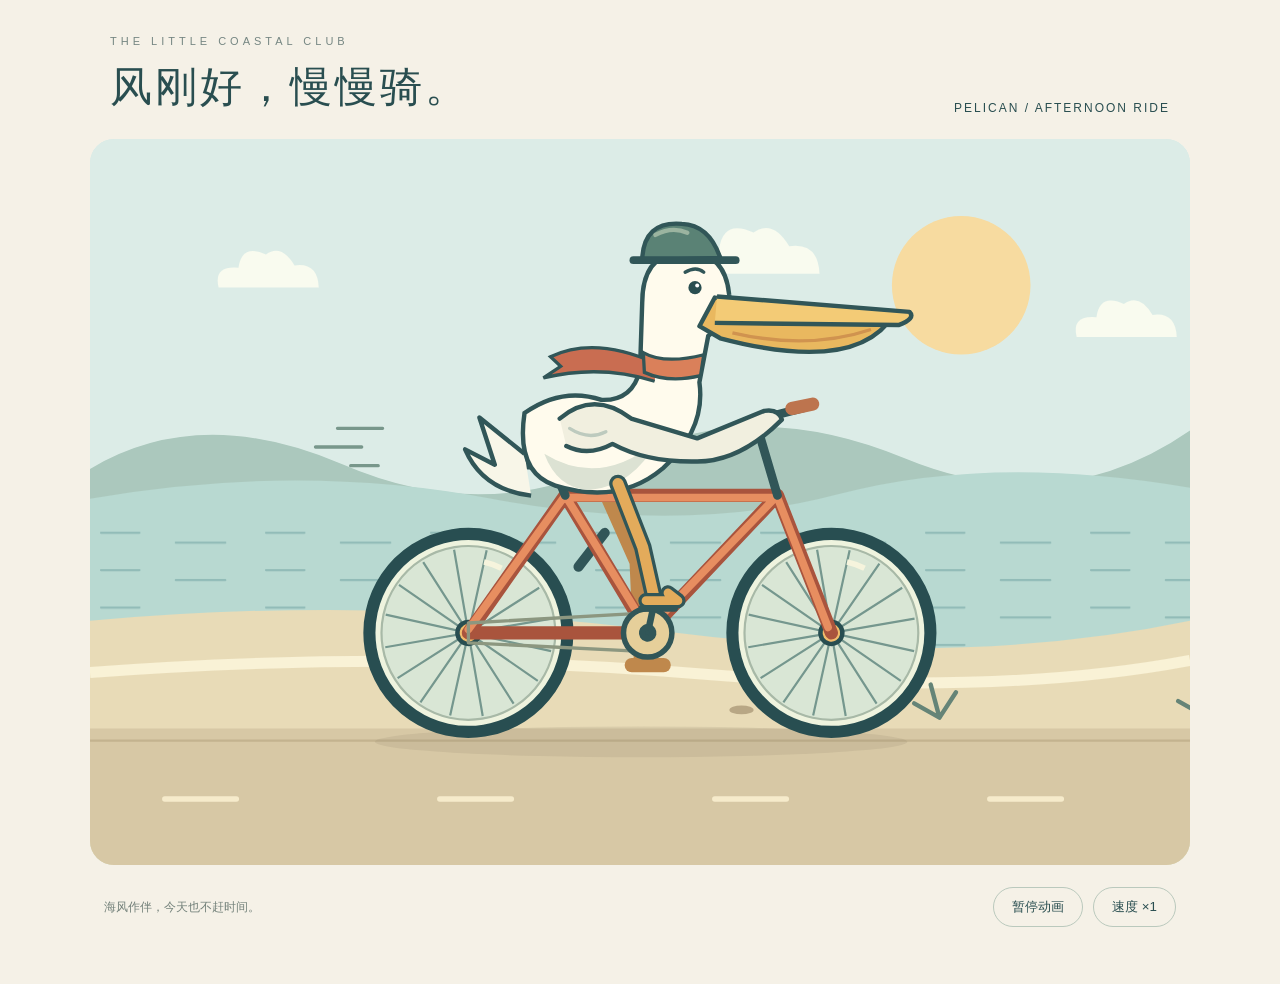
<file: works/issue-2.html>
<!DOCTYPE html>
<html lang="zh-CN">
<head><meta charset="UTF-8"><meta name="viewport" content="width=device-width,initial-scale=1"><title>鹈鹕的海边骑行</title>
<style>
*{box-sizing:border-box}body{margin:0;background:#f5f1e7;color:#294e50;font-family:Arial,"Microsoft YaHei",sans-serif;min-height:100vh;display:grid;place-items:center}main{width:min(1100px,94vw);padding:35px 0}header{display:flex;align-items:end;justify-content:space-between;padding:0 20px 24px}.eyebrow{font-size:11px;letter-spacing:4px;color:#758682}h1{font-weight:500;font-size:clamp(25px,4vw,42px);margin:12px 0 0;letter-spacing:3px}.tag{font-size:12px;letter-spacing:2px}svg{display:block;width:100%;height:auto;border-radius:24px;background:#dcece7}footer{display:flex;align-items:center;justify-content:space-between;padding:22px 14px;font-size:12px;color:#73817a}.controls{display:flex;gap:10px}button{border:1px solid #bac9bd;border-radius:30px;padding:10px 18px;color:#294e50;background:transparent;cursor:pointer}button:hover{background:#e1e8dd}button:focus-visible{outline:3px solid #dc8855} @media(max-width:550px){.tag{display:none}footer{gap:15px;align-items:start}footer>span{max-width:140px;line-height:1.7}}
</style></head>
<body><main><header><div><div class="eyebrow">THE LITTLE COASTAL CLUB</div><h1>风刚好，慢慢骑。</h1></div><span class="tag">PELICAN / AFTERNOON RIDE</span></header>
<svg id="scene" viewBox="0 0 1000 660" role="img" aria-labelledby="title desc" xmlns="http://www.w3.org/2000/svg"><title id="title">鹈鹕骑自行车的二维动画</title><desc id="desc">戴着绿帽子和红围巾的白色鹈鹕踩着橘色自行车，沿着海岸前进。车轮旋转，双脚交替踩踏，白云与路旁植物缓缓后退。</desc>
<defs>
 <pattern id="sea" width="150" height="34" patternUnits="userSpaceOnUse"><path d="M10 18h35m33 9h45" fill="none" stroke="#92bcb8" stroke-width="2" stroke-linecap="round"/></pattern>
 <g id="cloud" fill="#f9fbef"><path d="M0 35Q-5 15 18 17Q21-5 43 5Q57-5 69 15Q90 12 91 35Z"/></g>
 <g id="plant" fill="none" stroke="#658477" stroke-width="4" stroke-linecap="round"><path d="M0 0l-8-30M0 0l15-23M0 0l-23-13"/></g>
 <g id="wheel" stroke="#284e51"><circle r="90" fill="#eef3de" stroke-width="11"/><circle r="79" fill="#d9e6d5" stroke="#a8b9a7" stroke-width="2"/><g id="spokes" stroke="#75978e" stroke-width="2"><path d="M-77 0H77M0-77V77M-54-54L54 54M-54 54L54-54M-71-29L71 29M-29-71L29 71M-71 29L71-29M-29 71L29-71"/><circle r="66" fill="none" stroke="#f6f4dd" stroke-dasharray="17 398" stroke-width="5"/></g><circle r="10" fill="#f2bd6c" stroke-width="4"/></g>
</defs>
<rect width="1000" height="660" fill="#dcece7"/><circle cx="792" cy="133" r="63" fill="#f7dba0"/>
<g id="clouds"><use href="#cloud" x="130" y="100"/><use href="#cloud" x="450" y="63" transform="scale(1.25)"/><use href="#cloud" x="910" y="145"/></g>
<path d="M0 300Q100 240 230 296T480 292T740 290T1000 265V440H0Z" fill="#abc8bd"/>
<path d="M0 327Q190 294 365 327T680 323T1000 317V463H0Z" fill="#b8d9d1"/>
<rect x="0" y="345" width="1000" height="117" fill="url(#sea)"/>
<path d="M0 438Q260 414 525 448T1000 438V660H0Z" fill="#e8dbb7"/><path d="M0 485Q280 464 550 486T1000 474" fill="none" stroke="#f9f2d6" stroke-width="10"/>
<path d="M0 536H1000V660H0Z" fill="#d7c8a5"/><path d="M0 547H1000" stroke="#c3b38f" stroke-width="2"/>
<g id="road" stroke="#f6ebcb" stroke-width="5" stroke-linecap="round"><path d="M-200 600h65M50 600h65M300 600h65M550 600h65M800 600h65M1050 600h65"/></g>
<g id="plants"><use href="#plant" x="90" y="524"/><use href="#plant" x="910" y="526"/><use href="#plant" x="1150" y="524"/><ellipse cx="730" cy="519" rx="11" ry="4" fill="#b8a785"/></g>
<ellipse cx="501" cy="548" rx="242" ry="14" fill="#887f65" opacity=".16"/>
<g id="bike">
 <g transform="translate(344 449)"><g id="rearWheel"><use href="#wheel"/></g></g><g transform="translate(674 449)"><g id="frontWheel"><use href="#wheel"/></g></g>
 <g fill="none" stroke-linecap="round" stroke-linejoin="round"><path d="M468 358L444 389" stroke="#315658" stroke-width="9"/><path id="farLeg" d="M469 345L445 397L493 462" stroke="#bf884c" stroke-width="12"/><path id="farFoot" d="M481 462h29" stroke="#bf884c" stroke-width="13"/>
 <path d="M344 449L432 324L507 449ZM432 324L625 324L507 449M625 324L674 449" stroke="#a9543d" stroke-width="12"/>
 <path d="M344 446L432 324L507 446M434 326H623L507 446M625 326L671 444" stroke="#e78e60" stroke-width="7"/>
 <path d="M432 324L419 293M625 324L609 270Q606 258 619 252L650 244" stroke="#315658" stroke-width="8"/><path d="M638 245L657 241" stroke="#bd744e" stroke-width="12"/>
 <path d="M398 294H442" stroke="#315658" stroke-width="13"/>
 <path d="M344 440L503 431Q526 449 506 466L344 458Z" stroke="#8c9780" stroke-width="3"/>
 </g><circle cx="507" cy="449" r="22" fill="#e6cf9a" stroke="#315658" stroke-width="5"/><g id="crank" stroke="#315658" stroke-width="6"><path d="M507 449L537 449"/><circle cx="507" cy="449" r="5" fill="#315658"/></g>
 <g id="bird">
 <path d="M395 287L354 254L368 297L341 283Q357 320 401 325" fill="#f8f6e8" stroke="#315658" stroke-width="4" stroke-linejoin="round"/>
 <path d="M395 250Q429 226 465 238Q493 239 500 211L502 150Q502 106 537 104Q577 101 581 142Q584 163 562 180L554 222Q560 265 521 300Q481 334 423 316Q387 304 395 250Z" fill="#fffbed" stroke="#315658" stroke-width="4"/>
 <path d="M413 287Q463 318 515 276Q494 316 454 320Q425 319 413 287" fill="#dce2d3"/>
 <path d="M568 145L731 160Q698 215 573 182L554 171Z" fill="#e9b85f" stroke="#315658" stroke-width="4" stroke-linejoin="round"/>
 <path d="M570 144L745 158Q751 164 735 170L568 168" fill="#f3cb76" stroke="#315658" stroke-width="4" stroke-linejoin="round"/>
 <path d="M584 177Q653 193 710 174" fill="none" stroke="#d0934f" stroke-width="3"/>
 <circle cx="550" cy="136" r="6" fill="#294e50"/><circle cx="552" cy="134" r="1.8" fill="#fff"/><path d="M541 122q10-6 17 0" stroke="#315658" stroke-width="3" fill="none" stroke-linecap="round"/>
 <path d="M502 111Q503 75 538 78Q563 79 573 109Z" fill="#5a8275" stroke="#315658" stroke-width="4"/><path d="M494 111H587" stroke="#315658" stroke-width="7" stroke-linecap="round"/><path d="M514 88q15-8 29-2" fill="none" stroke="#9bb4a0" stroke-width="4" stroke-linecap="round"/>
 <g id="scarfTail"><path d="M515 205Q460 178 419 196L428 205L412 215Q464 204 513 221" fill="#c96d51" stroke="#315658" stroke-width="3"/></g><path d="M503 195Q522 206 558 197L555 216Q526 223 504 213Z" fill="#da805a" stroke="#315658" stroke-width="3"/>
 <path d="M427 255Q458 229 492 255L552 273L613 248Q626 246 629 256Q591 294 552 294Q506 295 475 278Q453 290 433 280" fill="#f1efdf" stroke="#315658" stroke-width="4" stroke-linecap="round" stroke-linejoin="round"/>
 <path d="M436 264q17 11 33 3" fill="none" stroke="#bdcabe" stroke-width="3" stroke-linecap="round"/>
 </g>
 <path id="nearLeg" d="M480 314L499 376L537 449" fill="none" stroke="#315658" stroke-width="16" stroke-linecap="round" stroke-linejoin="round"/><path id="nearLegFill" d="M480 314L499 376L537 449" fill="none" stroke="#e3ab5b" stroke-width="10" stroke-linecap="round" stroke-linejoin="round"/>
 <path id="nearFoot" d="M529 449h29l-9-7" fill="none" stroke="#315658" stroke-width="14" stroke-linecap="round" stroke-linejoin="round"/><path id="nearFootFill" d="M529 449h29l-9-7" fill="none" stroke="#e3ab5b" stroke-width="8" stroke-linecap="round" stroke-linejoin="round"/>
 <path id="pedal" d="M525 456h27" stroke="#315658" stroke-width="6" stroke-linecap="round"/>
</g>
<g fill="none" stroke="#78978b" stroke-width="3" stroke-linecap="round"><path d="M225 263h41M205 280h42M237 297h25"/></g>
</svg>
<footer><span>海风作伴，今天也不赶时间。</span><div class="controls"><button id="pause" type="button">暂停动画</button><button id="speed" type="button">速度 ×1</button></div></footer></main>
<script>
const $=id=>document.getElementById(id);let running=!matchMedia('(prefers-reduced-motion: reduce)').matches,speed=1,time=0,last=null;
function draw(t){const a=t*3.4,bob=Math.sin(a*2)*2,deg=a*180/Math.PI;for(const id of ['rearWheel','frontWheel'])$(id).setAttribute('transform',`rotate(${deg})`);$('bird').setAttribute('transform',`translate(0 ${bob})`);$('scarfTail').setAttribute('transform',`rotate(${Math.sin(a*2)*4} 515 210)`);$('crank').setAttribute('transform',`rotate(${deg} 507 449)`);
function leg(phase,near){let x=507+30*Math.cos(phase),y=449+30*Math.sin(phase),hipX=near?480:465,hipY=(near?314:315)+bob,kx=hipX+27+12*Math.cos(phase-.6),ky=378+7*Math.sin(phase);let d=`M${hipX} ${hipY}L${kx} ${ky}L${x} ${y}`;if(near){$('nearLeg').setAttribute('d',d);$('nearLegFill').setAttribute('d',d);let foot=`M${x-8} ${y}h29l-9-7`;$('nearFoot').setAttribute('d',foot);$('nearFootFill').setAttribute('d',foot);$('pedal').setAttribute('d',`M${x-12} ${y+7}h30`);}else{$('farLeg').setAttribute('d',d);$('farFoot').setAttribute('d',`M${x-8} ${y}h29`);}}
leg(a+Math.PI,false);leg(a,true);$('road').setAttribute('transform',`translate(${-((t*160)%250)} 0)`);$('plants').setAttribute('transform',`translate(${-((t*95)%1060)} 0)`);$('clouds').setAttribute('transform',`translate(${-((t*9)%1100)} 0)`);}
function frame(now){if(last!==null&&running)time+=Math.min((now-last)/1000,.05)*speed;last=now;draw(time);requestAnimationFrame(frame)}
$('pause').textContent=running?'暂停动画':'播放动画';$('pause').onclick=()=>{running=!running;$('pause').textContent=running?'暂停动画':'播放动画'};$('speed').onclick=()=>{speed=speed===1?1.5:speed===1.5?.5:1;$('speed').textContent=`速度 ×${speed}`};requestAnimationFrame(frame);
</script><script data-pelican-scroll>window.addEventListener("load",function(){requestAnimationFrame(function(){var d=document.documentElement,b=document.body,w=Math.max(d.scrollWidth,b?b.scrollWidth:0),h=Math.max(d.scrollHeight,b?b.scrollHeight:0);window.scrollTo(Math.max(0,(w-window.innerWidth)/2),Math.max(0,(h-window.innerHeight)/2))})});</script></body></html>
</file>
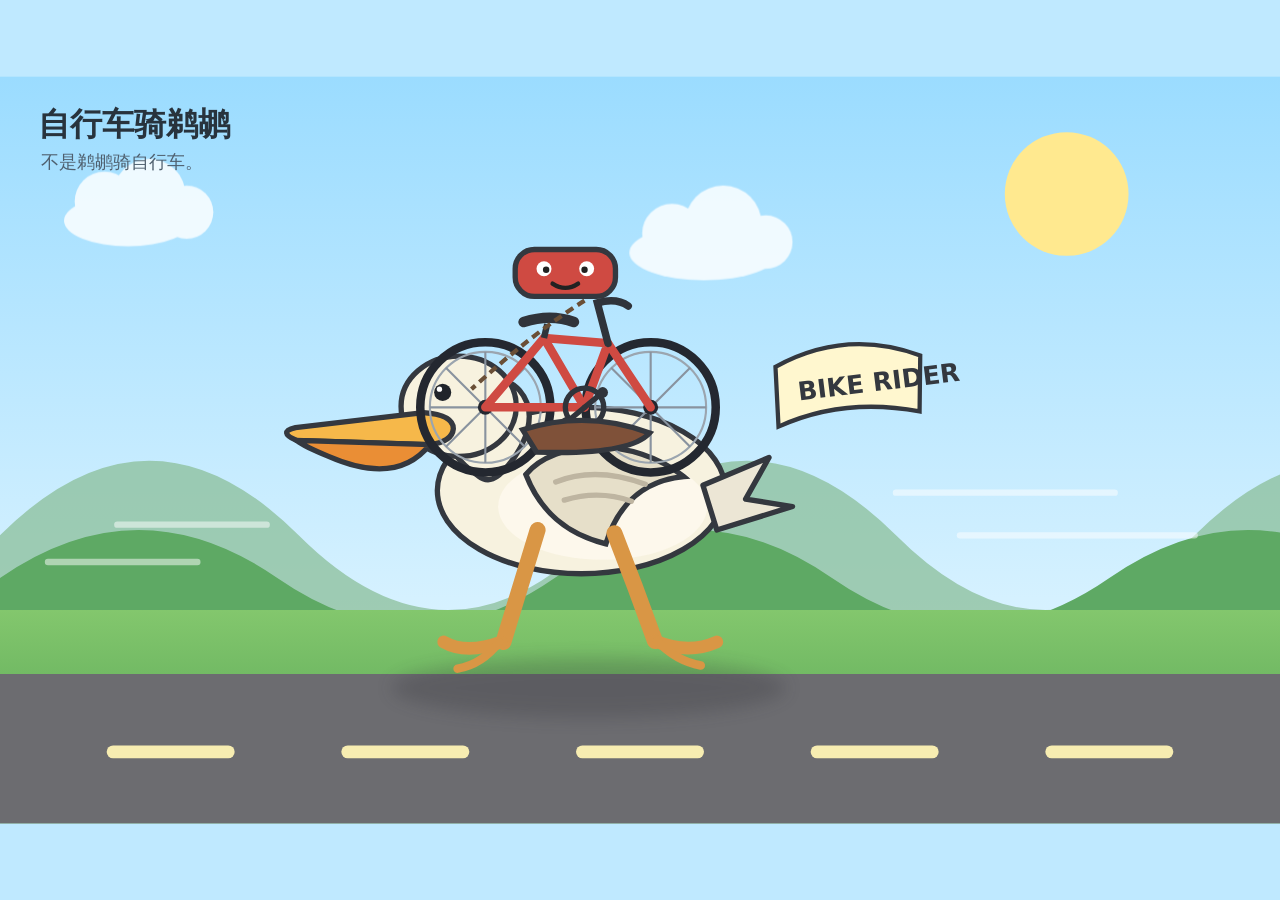
<file: works/issue-3.html>
<!DOCTYPE html>
<html lang="zh-CN">
<head>
<meta charset="UTF-8" />
<meta name="viewport" content="width=device-width, initial-scale=1.0" />
<title>自行车骑鹈鹕 - SVG 2D 动画</title>
<style>
  html, body {
    margin: 0;
    height: 100%;
    overflow: hidden;
    background: #bfe9ff;
  }
  body {
    display: grid;
    place-items: center;
    font-family: system-ui, -apple-system, BlinkMacSystemFont, "Segoe UI", sans-serif;
  }
  svg {
    width: 100vw;
    height: 100vh;
    display: block;
  }

  .scene {
    transform-origin: 480px 330px;
    animation: bob 1s ease-in-out infinite;
  }

  .wheel {
    transform-box: fill-box;
    transform-origin: center;
    animation: spin .65s linear infinite;
  }

  .pedal {
    transform-box: fill-box;
    transform-origin: center;
    animation: spin .65s linear infinite;
  }

  .left-leg {
    transform-origin: 504px 426px;
    animation: legA .55s ease-in-out infinite alternate;
  }

  .right-leg {
    transform-origin: 576px 428px;
    animation: legB .55s ease-in-out infinite alternate;
  }

  .wing {
    transform-origin: 510px 382px;
    animation: flap .7s ease-in-out infinite alternate;
  }

  .beak {
    transform-origin: 405px 340px;
    animation: beak .9s ease-in-out infinite alternate;
  }

  .tail {
    transform-origin: 650px 387px;
    animation: tail .6s ease-in-out infinite alternate;
  }

  .bike {
    transform-origin: 525px 270px;
    animation: bikeTilt 1s ease-in-out infinite alternate;
  }

  .bike-seat {
    transform-origin: 536px 236px;
    animation: seatSquash 1s ease-in-out infinite;
  }

  .clouds,
  .far-hills,
  .near-hills,
  .road-marks {
    animation-timing-function: linear;
    animation-iteration-count: infinite;
  }

  .clouds { animation-name: moveClouds; animation-duration: 22s; }
  .far-hills { animation-name: moveFar; animation-duration: 18s; }
  .near-hills { animation-name: moveNear; animation-duration: 10s; }
  .road-marks { animation-name: moveRoad; animation-duration: 1.1s; }

  @keyframes spin {
    to { transform: rotate(360deg); }
  }
  @keyframes bob {
    0%, 100% { transform: translateY(0); }
    50% { transform: translateY(-7px); }
  }
  @keyframes bikeTilt {
    from { transform: rotate(-1.7deg); }
    to { transform: rotate(1.7deg); }
  }
  @keyframes seatSquash {
    0%,100% { transform: translateY(0) scaleY(1); }
    50% { transform: translateY(3px) scaleY(.92); }
  }
  @keyframes legA {
    from { transform: rotate(24deg); }
    to { transform: rotate(-28deg); }
  }
  @keyframes legB {
    from { transform: rotate(-24deg); }
    to { transform: rotate(28deg); }
  }
  @keyframes flap {
    from { transform: rotate(7deg); }
    to { transform: rotate(-17deg); }
  }
  @keyframes beak {
    from { transform: rotate(-2deg); }
    to { transform: rotate(2deg); }
  }
  @keyframes tail {
    from { transform: rotate(-5deg); }
    to { transform: rotate(7deg); }
  }
  @keyframes moveClouds {
    from { transform: translateX(0); }
    to { transform: translateX(-1200px); }
  }
  @keyframes moveFar {
    from { transform: translateX(0); }
    to { transform: translateX(-1200px); }
  }
  @keyframes moveNear {
    from { transform: translateX(0); }
    to { transform: translateX(-1200px); }
  }
  @keyframes moveRoad {
    from { transform: translateX(0); }
    to { transform: translateX(-180px); }
  }
</style>
</head>
<body>
<svg viewBox="0 0 1200 700" xmlns="http://www.w3.org/2000/svg" aria-label="自行车骑着鹈鹕向前奔跑的二维SVG动画">
  <defs>
    <linearGradient id="sky" x1="0" y1="0" x2="0" y2="1">
      <stop offset="0%" stop-color="#9bdcff"/>
      <stop offset="100%" stop-color="#eefaff"/>
    </linearGradient>
    <linearGradient id="ground" x1="0" y1="0" x2="0" y2="1">
      <stop offset="0%" stop-color="#83c76d"/>
      <stop offset="100%" stop-color="#4c9c50"/>
    </linearGradient>
    <filter id="shadow" x="-30%" y="-30%" width="160%" height="160%">
      <feGaussianBlur stdDeviation="8"/>
    </filter>
  </defs>

  <!-- sky -->
  <rect width="1200" height="700" fill="url(#sky)"/>
  <circle cx="1000" cy="110" r="58" fill="#ffe98f"/>

  <!-- clouds -->
  <g class="clouds" fill="#fff" opacity=".82">
    <g transform="translate(120 115)">
      <ellipse cx="0" cy="20" rx="60" ry="24"/>
      <circle cx="-22" cy="2" r="28"/>
      <circle cx="20" cy="-4" r="34"/>
      <circle cx="55" cy="12" r="25"/>
    </g>
    <g transform="translate(660 145)">
      <ellipse cx="0" cy="20" rx="70" ry="26"/>
      <circle cx="-30" cy="2" r="28"/>
      <circle cx="18" cy="-7" r="36"/>
      <circle cx="58" cy="10" r="25"/>
    </g>
    <g transform="translate(1320 105)">
      <ellipse cx="0" cy="20" rx="60" ry="24"/>
      <circle cx="-22" cy="2" r="28"/>
      <circle cx="20" cy="-4" r="34"/>
      <circle cx="55" cy="12" r="25"/>
    </g>
    <g transform="translate(1860 150)">
      <ellipse cx="0" cy="20" rx="70" ry="26"/>
      <circle cx="-30" cy="2" r="28"/>
      <circle cx="18" cy="-7" r="36"/>
      <circle cx="58" cy="10" r="25"/>
    </g>
  </g>

  <!-- distant scenery -->
  <g class="far-hills" opacity=".75">
    <path d="M0 430 Q140 290 280 430 T560 430 T840 430 T1120 430 T1400 430 T1680 430 T1960 430 T2240 430 V520 H0Z"
          fill="#8bbf9a"/>
  </g>
  <g class="near-hills">
    <path d="M0 470 Q130 380 260 470 T520 470 T780 470 T1040 470 T1300 470 T1560 470 T1820 470 T2080 470 T2340 470 V550 H0Z"
          fill="#5ea964"/>
  </g>

  <!-- ground -->
  <rect y="500" width="1200" height="200" fill="url(#ground)"/>
  <rect y="560" width="1200" height="140" fill="#6c6c70"/>

  <!-- road -->
  <g class="road-marks">
    <rect x="-120" y="627" width="120" height="12" rx="6" fill="#f7edb1"/>
    <rect x="100" y="627" width="120" height="12" rx="6" fill="#f7edb1"/>
    <rect x="320" y="627" width="120" height="12" rx="6" fill="#f7edb1"/>
    <rect x="540" y="627" width="120" height="12" rx="6" fill="#f7edb1"/>
    <rect x="760" y="627" width="120" height="12" rx="6" fill="#f7edb1"/>
    <rect x="980" y="627" width="120" height="12" rx="6" fill="#f7edb1"/>
    <rect x="1200" y="627" width="120" height="12" rx="6" fill="#f7edb1"/>
  </g>

  <!-- character shadow -->
  <ellipse cx="552" cy="573" rx="185" ry="28" fill="#2f2f36" opacity=".24" filter="url(#shadow)"/>

  <g class="scene">
    <!-- PELICAN: the mount -->
    <g id="pelican">
      <!-- body -->
      <ellipse cx="545" cy="388" rx="135" ry="78" fill="#f7f2df" stroke="#34383f" stroke-width="5"/>
      <ellipse cx="565" cy="403" rx="98" ry="50" fill="#fffaf0" opacity=".78"/>

      <!-- neck -->
      <path d="M448 374
               C420 355 411 332 424 306
               C436 281 469 274 487 294
               C506 316 492 346 476 365
               C466 377 458 382 448 374Z"
            fill="#f7f2df" stroke="#34383f" stroke-width="5"/>

      <!-- head -->
      <ellipse cx="430" cy="309" rx="54" ry="47" fill="#f7f2df" stroke="#34383f" stroke-width="5"/>

      <!-- eye -->
      <circle cx="415" cy="296" r="8" fill="#20242a"/>
      <circle cx="412" cy="293" r="2.5" fill="#fff"/>

      <!-- beak -->
      <g class="beak">
        <path d="M397 315 L277 329 Q260 333 278 341 L403 345 Q424 342 425 330 Q425 317 397 315Z"
              fill="#f6b84a" stroke="#34383f" stroke-width="5"/>
        <path d="M403 345 Q372 384 308 356 Q286 347 278 341 L403 345Z"
              fill="#ea8e35" stroke="#34383f" stroke-width="5"/>
      </g>

      <!-- wing -->
      <g class="wing">
        <path d="M493 373
                 C520 340 594 337 641 375
                 C600 379 578 405 568 438
                 C532 429 507 409 493 373Z"
              fill="#e6dfc9" stroke="#34383f" stroke-width="5"/>
        <path d="M521 380 Q558 365 605 382" fill="none" stroke="#beb5a1" stroke-width="5" stroke-linecap="round"/>
        <path d="M529 397 Q561 387 592 398" fill="none" stroke="#beb5a1" stroke-width="5" stroke-linecap="round"/>
      </g>

      <!-- tail -->
      <g class="tail">
        <path d="M659 383 l62 -26 -22 39 44 7 -71 22Z"
              fill="#ece6d5" stroke="#34383f" stroke-width="5" stroke-linejoin="round"/>
      </g>

      <!-- legs -->
      <g class="left-leg">
        <path d="M504 425 Q488 478 472 530" fill="none" stroke="#d99645" stroke-width="15" stroke-linecap="round"/>
        <path d="M470 530 q-33 12 -54 0" fill="none" stroke="#d99645" stroke-width="12" stroke-linecap="round"/>
        <path d="M468 530 q-16 21 -39 25" fill="none" stroke="#d99645" stroke-width="8" stroke-linecap="round"/>
      </g>
      <g class="right-leg">
        <path d="M576 428 Q596 479 614 529" fill="none" stroke="#d99645" stroke-width="15" stroke-linecap="round"/>
        <path d="M614 529 q31 13 58 1" fill="none" stroke="#d99645" stroke-width="12" stroke-linecap="round"/>
        <path d="M616 529 q18 19 41 23" fill="none" stroke="#d99645" stroke-width="8" stroke-linecap="round"/>
      </g>
    </g>

    <!-- BICYCLE: the rider -->
    <g class="bike">
      <!-- wheels sit absurdly on the pelican's back/sides like riding gear -->
      <g class="wheel">
        <circle cx="455" cy="310" r="61" fill="none" stroke="#242830" stroke-width="8"/>
        <circle cx="455" cy="310" r="52" fill="none" stroke="#9ba5af" stroke-width="2"/>
        <g stroke="#89939f" stroke-width="2">
          <line x1="455" y1="258" x2="455" y2="362"/>
          <line x1="403" y1="310" x2="507" y2="310"/>
          <line x1="418" y1="273" x2="492" y2="347"/>
          <line x1="492" y1="273" x2="418" y2="347"/>
        </g>
        <circle cx="455" cy="310" r="7" fill="#242830"/>
      </g>

      <g class="wheel">
        <circle cx="610" cy="310" r="61" fill="none" stroke="#242830" stroke-width="8"/>
        <circle cx="610" cy="310" r="52" fill="none" stroke="#9ba5af" stroke-width="2"/>
        <g stroke="#89939f" stroke-width="2">
          <line x1="610" y1="258" x2="610" y2="362"/>
          <line x1="558" y1="310" x2="662" y2="310"/>
          <line x1="573" y1="273" x2="647" y2="347"/>
          <line x1="647" y1="273" x2="573" y2="347"/>
        </g>
        <circle cx="610" cy="310" r="7" fill="#242830"/>
      </g>

      <!-- bike frame -->
      <g fill="none" stroke="#cf4a42" stroke-width="8" stroke-linecap="round" stroke-linejoin="round">
        <path d="M455 310 L510 245 L548 310 Z"/>
        <path d="M510 245 L570 250 L548 310"/>
        <path d="M570 250 L610 310"/>
      </g>

      <!-- handle bar -->
      <path d="M570 250 l-10 -38 q18 -5 29 3" fill="none" stroke="#30343b" stroke-width="7" stroke-linecap="round"/>
      <!-- seat -->
      <g class="bike-seat">
        <path d="M491 230 q25 -8 47 0" fill="none" stroke="#30343b" stroke-width="10" stroke-linecap="round"/>
        <line x1="513" y1="232" x2="510" y2="245" stroke="#30343b" stroke-width="6"/>
      </g>

      <!-- crank -->
      <g class="pedal">
        <circle cx="548" cy="310" r="18" fill="none" stroke="#30343b" stroke-width="5"/>
        <line x1="548" y1="310" x2="565" y2="296" stroke="#30343b" stroke-width="5" stroke-linecap="round"/>
        <circle cx="565" cy="296" r="5" fill="#30343b"/>
        <line x1="548" y1="310" x2="531" y2="324" stroke="#30343b" stroke-width="5" stroke-linecap="round"/>
        <circle cx="531" cy="324" r="5" fill="#30343b"/>
      </g>

      <!-- little rider face attached to the bicycle itself: makes clear the bike is "riding" -->
      <g transform="translate(530 180)">
        <rect x="-47" y="-18" width="94" height="44" rx="18" fill="#cf4a42" stroke="#34383f" stroke-width="5"/>
        <circle cx="-20" cy="0" r="7" fill="#fff"/>
        <circle cx="20" cy="0" r="7" fill="#fff"/>
        <circle cx="-18" cy="1" r="3" fill="#222"/>
        <circle cx="18" cy="1" r="3" fill="#222"/>
        <path d="M-12 14 Q0 22 12 14" fill="none" stroke="#222" stroke-width="4" stroke-linecap="round"/>
      </g>

      <!-- reins -->
      <path d="M548 210 Q500 240 442 293" fill="none" stroke="#6a4f36" stroke-width="4" stroke-dasharray="8 5"/>
    </g>

    <!-- contact saddle on pelican -->
    <path d="M490 331 Q550 312 609 334 Q590 355 503 352Z"
          fill="#7f5139" stroke="#34383f" stroke-width="5"/>

    <!-- visual joke label -->
    <g transform="translate(727 272) rotate(-7)">
      <path d="M0 0 q70 -28 136 6 l-7 52 q-69 -22 -133 -2Z"
            fill="#fff7cf" stroke="#34383f" stroke-width="4"/>
      <text x="18" y="34" font-size="24" font-weight="800" fill="#34383f">BIKE RIDER</text>
    </g>
  </g>

  <!-- speed lines -->
  <g stroke="#fff" stroke-width="6" opacity=".5" stroke-linecap="round">
    <line x1="110" y1="420" x2="250" y2="420"/>
    <line x1="45" y1="455" x2="185" y2="455"/>
    <line x1="840" y1="390" x2="1045" y2="390"/>
    <line x1="900" y1="430" x2="1120" y2="430"/>
  </g>

  <text x="36" y="55" font-size="30" font-weight="800" fill="#28333d">
    自行车骑鹈鹕
  </text>
  <text x="38" y="86" font-size="17" fill="#4f606f">
    不是鹈鹕骑自行车。
  </text>
</svg>
<script data-pelican-scroll>window.addEventListener("load",function(){requestAnimationFrame(function(){var d=document.documentElement,b=document.body,w=Math.max(d.scrollWidth,b?b.scrollWidth:0),h=Math.max(d.scrollHeight,b?b.scrollHeight:0);window.scrollTo(Math.max(0,(w-window.innerWidth)/2),Math.max(0,(h-window.innerHeight)/2))})});</script></body>
</html>
</file>
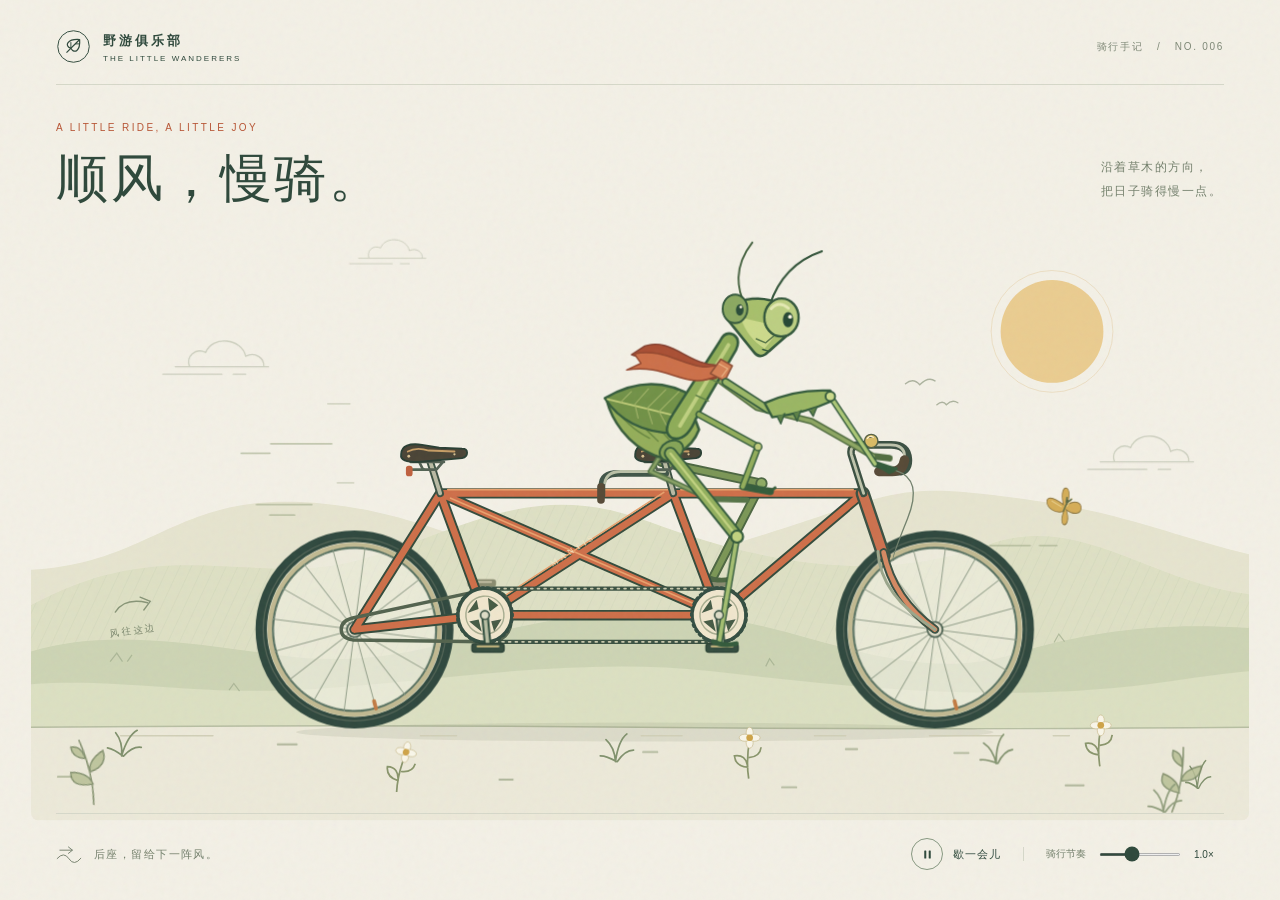
<file: works/issue-4.html>
<!DOCTYPE html>
<html lang="zh-CN">
<head>
  <meta charset="UTF-8">
  <meta name="viewport" content="width=device-width, initial-scale=1.0">
  <meta name="theme-color" content="#f3f0e6">
  <title>顺风，慢骑。 · 螳螂的双人自行车</title>
  <style>
    :root {
      color-scheme: light;
      --paper: #f3f0e6;
      --ink: #2e483b;
      --muted: #7e8876;
      --line: #d6d8c9;
      --accent: #b85535;
    }
    * { box-sizing: border-box; }
    body {
      margin: 0;
      min-width: 320px;
      min-height: 100svh;
      background: var(--paper);
      color: var(--ink);
      font-family: "Avenir Next", "PingFang SC", "Microsoft YaHei", sans-serif;
      -webkit-font-smoothing: antialiased;
    }
    body::before {
      content: "";
      position: fixed;
      inset: 0;
      pointer-events: none;
      opacity: .19;
      background-image: url("data:image/svg+xml,%3Csvg viewBox='0 0 180 180' xmlns='http://www.w3.org/2000/svg'%3E%3Cfilter id='n'%3E%3CfeTurbulence type='fractalNoise' baseFrequency='.84' numOctaves='3' stitchTiles='stitch'/%3E%3C/filter%3E%3Cpath fill='%23565743' opacity='.2' filter='url(%23n)' d='M0 0h180v180H0z'/%3E%3C/svg%3E");
      z-index: 5;
    }
    button, input { font: inherit; }
    button { -webkit-tap-highlight-color: transparent; }
    button:focus-visible, input:focus-visible {
      outline: 2px solid var(--accent);
      outline-offset: 6px;
    }
    .page {
      max-width: 1512px;
      margin: 0 auto;
      min-height: 100svh;
      padding: 29px 56px 25px;
      display: flex;
      flex-direction: column;
    }
    .masthead {
      display: flex;
      align-items: center;
      justify-content: space-between;
      padding-bottom: 20px;
      border-bottom: 1px solid var(--line);
    }
    .brand { display: flex; align-items: center; gap: 12px; }
    .brand-mark { width: 35px; height: 35px; }
    .brand-name { font-size: 13px; font-weight: 600; letter-spacing: .23em; }
    .brand-en { display: block; margin-top: 4px; font-size: 8px; letter-spacing: .25em; }
    .edition { font-size: 10px; letter-spacing: .17em; color: var(--muted); }
    .heading {
      display: flex;
      align-items: end;
      justify-content: space-between;
      padding: 37px 0 0;
      gap: 20px;
    }
    .eyebrow {
      margin: 0 0 11px;
      font-size: 10px;
      letter-spacing: .24em;
      color: var(--accent);
    }
    h1 {
      margin: 0;
      font-family: "Songti SC", "Noto Serif CJK SC", "STSong", serif;
      font-size: clamp(36px, 4.1vw, 61px);
      font-weight: 500;
      letter-spacing: .05em;
      line-height: 1.3;
    }
    .intro { margin: 0 2px 9px 0; font-size: 12px; line-height: 2; letter-spacing: .12em; color: #74806c; }
    .artwork { margin: -15px -25px -12px; flex: 1; display: grid; align-items: center; }
    .scene { display: block; width: 100%; height: auto; overflow: visible; }
    .footer {
      display: flex;
      align-items: center;
      justify-content: space-between;
      gap: 20px;
      border-top: 1px solid var(--line);
      padding-top: 19px;
    }
    .caption { margin: 0; display: flex; align-items: center; gap: 12px; font-size: 11px; letter-spacing: .13em; color: #74806c; }
    .caption svg { width: 26px; height: 19px; flex-shrink: 0; }
    .controls { display: flex; align-items: center; gap: 22px; }
    .play-button {
      border: 0;
      background: transparent;
      color: var(--ink);
      cursor: pointer;
      display: flex;
      align-items: center;
      padding: 5px 0;
      gap: 10px;
      font-size: 11px;
      letter-spacing: .09em;
    }
    .play-disc {
      display: grid;
      place-items: center;
      width: 32px;
      height: 32px;
      border: 1px solid #879880;
      border-radius: 50%;
      transition: background .2s, color .2s;
    }
    .play-button:hover .play-disc { background: var(--ink); color: var(--paper); }
    .play-disc svg { width: 13px; height: 13px; }
    .tempo { display: flex; align-items: center; gap: 11px; padding-left: 22px; border-left: 1px solid var(--line); }
    .tempo label { font-size: 10px; color: #74806c; }
    .tempo input { width: 82px; height: 3px; accent-color: var(--ink); cursor: pointer; }
    .tempo output { width: 30px; font-size: 10px; font-variant-numeric: tabular-nums; }
    .play-icon { display: none; }
    [data-paused="true"] .pause-icon { display: none; }
    [data-paused="true"] .play-icon { display: block; }
    .sr-only { position: absolute; width: 1px; height: 1px; padding: 0; margin: -1px; clip-path: inset(50%); overflow: hidden; white-space: nowrap; }
    @media (min-width: 1550px) { .page { padding-top: 40px; padding-bottom: 32px; } }
    @media (max-width: 700px) {
      .page { padding: 22px 23px; }
      .masthead { padding-bottom: 16px; }
      .brand-name { font-size: 11px; }
      .edition { font-size: 8px; letter-spacing: .06em; }
      .heading { padding-top: 31px; }
      .intro { font-size: 10px; letter-spacing: .02em; }
      .artwork { margin: 5px -17px 4px; min-height: 340px; }
      .footer { align-items: flex-start; flex-direction: column; gap: 18px; }
      .controls { width: 100%; justify-content: space-between; }
      .tempo input { width: 108px; }
    }
    @media (max-width: 400px) { .intro { display: none; } .edition { max-width: 85px; text-align: right; line-height: 1.8; } }
  </style>
</head>
<body>
  <main class="page">
    <header class="masthead">
      <div class="brand">
        <svg class="brand-mark" viewBox="0 0 40 40" fill="none" aria-hidden="true">
          <circle cx="20" cy="20" r="18" stroke="currentColor" stroke-width="1.1"/>
          <path d="M12 27 27 12M17 22C9 19 13 11 27 12c1 13-6 17-10 10Z" stroke="currentColor" stroke-width="1.4" stroke-linejoin="round"/>
          <path d="m17 22 0-7m5 2h5" stroke="currentColor" stroke-width="1.1"/>
        </svg>
        <div><span class="brand-name">野游俱乐部</span><span class="brand-en">THE LITTLE WANDERERS</span></div>
      </div>
      <span class="edition">骑行手记 &nbsp; / &nbsp; NO. 006</span>
    </header>

    <div class="heading">
      <div><p class="eyebrow">A LITTLE RIDE, A LITTLE JOY</p><h1>顺风，慢骑。</h1></div>
      <p class="intro">沿着草木的方向，<br>把日子骑得慢一点。</p>
    </div>

    <figure class="artwork" aria-label="螳螂坐在双人自行车的前座，蹬着脚踏，在田野里骑行。后座空着，两副脚踏板同步转动。">
      <svg id="scene" class="scene" viewBox="0 0 1280 650" xmlns="http://www.w3.org/2000/svg" role="img" aria-labelledby="sceneTitle sceneDesc">
        <title id="sceneTitle">螳螂的双人自行车</title>
        <desc id="sceneDesc">暖色田野中，一只戴着红围巾的绿色螳螂坐在向右行驶的橙色双人自行车前座。自行车有两个独立鞍座和前后两套曲柄脚踏，后座没有乘客。车轮转动，螳螂交替蹬踏，草木与远山向后掠过。</desc>
        <defs>
          <clipPath id="landscapeClip"><rect x="0" y="0" width="1280" height="650" rx="8"/></clipPath>
          <pattern id="hillHatch" width="11" height="11" patternUnits="userSpaceOnUse" patternTransform="rotate(25)">
            <path d="M0 0V11" stroke="#71866b" stroke-width="1" opacity=".12"/>
          </pattern>
          <pattern id="tireTread" width="10" height="10" patternUnits="userSpaceOnUse">
            <path d="m0 5 5-5m0 10 5-5" fill="none" stroke="#8c9880" stroke-width=".7"/>
          </pattern>
          <g id="cloud" fill="none" stroke="#c9ccbb" stroke-width="1.4" stroke-linecap="round">
            <path d="M0 20h98M15 20c-4-11 6-20 17-15C39-13 70-10 74 9c10-5 20 2 19 11M-13 28h62m12 0h13"/>
          </g>
          <g id="spokes" fill="none" stroke="#94a08b" stroke-width="1.05">
            <path d="M-87 0H87M0-87V87M-61.52-61.52 61.52 61.52M-61.52 61.52 61.52-61.52M-80.38-33.3 80.38 33.3M-80.38 33.3 80.38-33.3M-33.3-80.38 33.3 80.38M-33.3 80.38 33.3-80.38"/>
            <circle r="85" stroke="#526c5b" stroke-width=".7"/>
            <path d="M0-86v8" stroke="#c17b43" stroke-width="4"/>
          </g>
          <g id="wheel">
            <circle r="98" fill="#f2f0e4" fill-opacity=".6" stroke="#2f483e" stroke-width="12"/>
            <circle r="96" fill="none" stroke="#546557" stroke-width="1.3"/>
            <circle r="89" fill="none" stroke="#c1b991" stroke-width="5"/>
            <circle r="86" fill="none" stroke="#526c5b" stroke-width="1.6"/>
          </g>
          <g id="chainring">
            <circle r="28" fill="#f0e6cd" stroke="#344e42" stroke-width="3"/>
            <circle r="29" fill="none" stroke="#344e42" stroke-width="3" stroke-dasharray="2 4"/>
            <circle r="20" fill="none" stroke="#a8ad90" stroke-width="1.5"/>
            <path d="M-18-5-9-15l6 10Zm24-12 12 9-11 2Zm11 22L5 17 4 7Zm-21 13L-17 7l10-1Z" fill="#465b45"/>
            <circle r="6" fill="#526558" stroke="#e9e7d1" stroke-width="2"/>
          </g>
          <g id="saddle">
            <path d="M-21 8h35m-26 0 4 8h14l7-8" fill="none" stroke="#536153" stroke-width="2.8" stroke-linecap="round"/>
            <path d="M-31 0c0-9 9-12 22-10L9-7l24 1c7 0 7 8 0 10L-13 8c-13 0-19-2-18-8Z" fill="#4a4436" stroke="#293f34" stroke-width="2"/>
            <path d="M-24-3q9-5 22-1l27 1" fill="none" stroke="#c69d65" stroke-width="2" stroke-linecap="round"/>
            <circle cx="-23" cy="2" r="1.5" fill="#d7c092"/><circle cx="25" cy="0" r="1.2" fill="#d7c092"/>
          </g>
          <g id="grass" fill="none" stroke="#81916d" stroke-width="1.8" stroke-linecap="round">
            <path d="M0 0q-1-15-10-23M0 0q3-22 12-29M1 0q-10-6-17-6M2 0q8-12 17-12"/>
          </g>
          <g id="flower">
            <path d="M0 0q-3-19 1-41M-1-12q-13-1-14-12 12-2 14 12M0-22q12-1 13-11" fill="none" stroke="#89956b" stroke-width="1.8"/>
            <g transform="translate(1 -43)" fill="#f9f6e9" stroke="#cbbd8e" stroke-width=".7">
              <ellipse cy="-5" rx="3.7" ry="6"/><ellipse cy="5" rx="3.7" ry="6"/>
              <ellipse cx="5" rx="6" ry="3.7"/><ellipse cx="-5" rx="6" ry="3.7"/>
              <circle r="3.5" fill="#cea348" stroke="none"/>
            </g>
          </g>
          <g id="seedling" stroke="#788762" stroke-width="1.6" stroke-linecap="round">
            <path d="M0 0Q7-32 0-69" fill="none"/>
            <path d="M4-21Q-20-22-16-38 2-34 4-21ZM4-34Q24-37 22-53 4-46 4-34ZM2-49Q-11-53-10-64 1-63 2-49Z" fill="#b7bf94"/>
          </g>
          <g id="farHills">
            <path d="M0 387C148 386 163 301 325 317S540 423 740 364 910 290 1080 315s222 95 520 72V556H0Z" fill="#e6e4cf"/>
            <path d="M0 434c152-94 249-26 363-58s180-86 304-40 245 65 357 24 196 71 336 52 178 8 240 22v122H0Z" fill="#dee0c4"/>
            <path d="M0 434c152-94 249-26 363-58s180-86 304-40 245 65 357 24 196 71 336 52 178 8 240 22v122H0Z" fill="url(#hillHatch)"/>
          </g>
          <g id="nearHills">
            <path d="M0 491c91-44 170-34 306-15s196-30 358-45 279 86 417 44 261-40 519 16v67H0Z" fill="#cdd4b4"/>
            <path d="M0 513c110-20 190 5 320 0s292-37 441-20 315 36 488 10 233-12 351 10v45H0Z" fill="#dce0c2"/>
            <g fill="none" stroke="#9ba989" stroke-width="1.3" opacity=".65">
              <path d="m131 483 7-9 6 9m5 0 5-7m410-37 4-8 5 8m550 24 5-9 6 8m280 32 7-9 4 8"/>
              <path d="m820 488 4-8 5 7m-573 26 5-7 6 8"/>
            </g>
          </g>
          <g id="verge">
            <use href="#grass" x="70" y="590" transform="rotate(-8 70 590)"/>
            <use href="#flower" x="179" y="593"/>
            <use href="#grass" x="375" y="616" transform="scale(.75 1)"/>
            <use href="#grass" x="551" y="582" transform="rotate(9 551 582)"/>
            <use href="#flower" x="840" y="620" transform="rotate(12 840 620)"/>
            <use href="#grass" x="1070" y="588"/>
            <use href="#flower" x="1210" y="606"/>
            <path d="M26 579h15m102 34h19m250-29h11m61 20h15m216-34h20m213 37h14m137-29h15m131 37h15m52-40h12" stroke="#b0b79b" stroke-width="2" stroke-linecap="round"/>
          </g>
        </defs>

        <g clip-path="url(#landscapeClip)">
          <!-- The landscape scrolls in layers; all artwork stays inside this SVG. -->
          <circle cx="1073" cy="136" r="54" fill="#e8be70" opacity=".72"/>
          <circle cx="1073" cy="136" r="64" fill="none" stroke="#d9b777" stroke-width=".8" opacity=".4"/>
          <g id="clouds" opacity=".9"><use href="#cloud" x="158" y="153"/><use href="#cloud" x="487" y="62" transform="scale(.72)"/><use href="#cloud" x="1130" y="253"/><use href="#cloud" x="1758" y="153"/><g transform="translate(1600 0)"><use href="#cloud" x="487" y="62" transform="scale(.72)"/></g><use href="#cloud" x="2730" y="253"/></g>
          <g fill="none" stroke="#89947a" stroke-width="1.5" stroke-linecap="round" opacity=".65">
            <path d="M919 191q8-7 15 1 9-9 16-4M952 213q6-5 10 0 6-6 12-2"/>
          </g>
          <g id="farLandscape"><use href="#farHills"/><use href="#farHills" x="1600"/></g>
          <g id="nearLandscape"><use href="#nearHills"/><use href="#nearHills" x="1600"/></g>
          <path d="M0 552q333-3 640 0t640 0v98H0Z" fill="#ece9d9"/>
          <path d="M0 552q333-3 640 0t640 0" fill="none" stroke="#b7bea2" stroke-width="1.5"/>

          <g id="wind" fill="none" stroke="#a6b08f" stroke-width="1.8" stroke-linecap="round">
            <path d="M252 254h64m-95 10h30m-14 54h58m-18 11h-26M1008 361h42m10 0h18"/>
            <path d="M312 212h23m-13 83h17" opacity=".6"/>
          </g>
          <ellipse id="bikeShadow" cx="645" cy="557" rx="366" ry="10" fill="#6b7350" opacity=".12"/>

          <g id="bicycle" stroke-linecap="round" stroke-linejoin="round">
            <!-- Wheel shells stay still; spokes and valve stems rotate. -->
            <g transform="translate(340 449)"><use href="#wheel"/><g id="rearSpokes"><use href="#spokes"/></g><circle r="8" fill="#dedcc8" stroke="#526657" stroke-width="2"/></g>
            <g transform="translate(950 449)"><use href="#wheel"/><g id="frontSpokes"><use href="#spokes"/></g><circle r="8" fill="#dedcc8" stroke="#526657" stroke-width="2"/></g>

            <!-- Opposite-side pedals and the far hind leg sit behind the frame. -->
            <g stroke="#778777" stroke-width="6">
              <path id="rearFarCrank" d="M477 434 456 461"/>
              <path id="frontFarCrank" d="M723 434 702 461"/>
            </g>
            <g id="rearFarPedal" transform="translate(456 461)"><rect x="-15" y="-4" width="30" height="8" rx="3" fill="#8a8c70"/><path d="M-10-1h20" stroke="#d3ccb0" stroke-width="1.5"/></g>
            <g id="frontFarPedal" transform="translate(702 461)"><rect x="-15" y="-4" width="30" height="8" rx="3" fill="#8a8c70"/></g>
            <g fill="none">
              <path id="farHindOutline" d="M662 273 753 355 702 456" stroke="#4d6742" stroke-width="10"/>
              <path id="farHindLeg" d="M662 273 753 355 702 456" stroke="#7b9656" stroke-width="6"/>
              <circle id="farKnee" cx="753" cy="355" r="5.5" fill="#8eaa64" stroke="#4d6742" stroke-width="2"/>
              <path id="farFoot" d="M697 455q11 4 21 0" stroke="#4d6742" stroke-width="5"/>
            </g>

            <!-- Two complete seating triangles and two separate seatposts. -->
            <g fill="none" stroke="#344b3c" stroke-width="11">
              <path d="M340 449 430 306 477 434 340 449M430 306 675 306 477 434 723 434 675 306 874 306 723 434M430 306 723 434"/>
            </g>
            <g fill="none" stroke="#ce6f49" stroke-width="7">
              <path d="M340 449 430 306 477 434 340 449M430 306 675 306 477 434 723 434 675 306 874 306 723 434M430 306 723 434"/>
            </g>
            <g fill="none" stroke="#e8a16d" stroke-width="1.7">
              <path d="M438 302h231m14 0h181M488 420 665 305M441 311 706 426"/>
            </g>
            <text x="548" y="383" fill="#f4e7c6" font-size="9" font-family="Georgia, serif" letter-spacing="3.4" transform="rotate(-33 548 383)">MANTIS</text>
            <g fill="none" stroke="#3b5143">
              <path d="M874 306 896 371" stroke-width="15"/>
              <path d="M874 306 896 371" stroke="#cc714e" stroke-width="10"/>
              <path d="M896 368q10 49 54 81" stroke-width="9"/>
              <path d="M896 368q10 49 54 81" stroke="#d48962" stroke-width="5"/>
              <path d="M890 367q2 46 60 82" stroke="#9ba68b" stroke-width="3"/>
              <path d="m430 306-11-35m256 35-10-36" stroke-width="8"/>
              <path d="m430 306-11-35m256 35-10-36" stroke="#b9baa3" stroke-width="4"/>
            </g>

            <!-- Front and rear handlebars; the rear saddle remains unoccupied. -->
            <path d="M667 285h-50q-17 0-17 13v10" fill="none" stroke="#405548" stroke-width="7"/>
            <path d="M666 283h-46q-15 0-17 12" fill="none" stroke="#bac0a7" stroke-width="3"/>
            <path d="M599 299v14" stroke="#574a37" stroke-width="8"/>
            <use href="#saddle" transform="translate(420 265)"/>
            <use href="#saddle" transform="translate(666 265)"/>
            <path d="m875 306-13-41q-2-10 10-10h32q17 0 18 15t-14 13h-10" fill="none" stroke="#3b5042" stroke-width="8"/>
            <path d="m875 306-13-41q-2-10 10-10h31q15 0 15 12" fill="none" stroke="#bfc4ac" stroke-width="3"/>
            <path d="M918 271q-2 13-15 12h-12" fill="none" stroke="#574a37" stroke-width="10"/>
            <path d="M909 282q29 9 12 51t-15 43" fill="none" stroke="#72816d" stroke-width="1.4"/>
            <circle cx="883" cy="251" r="7" fill="#d9bb65" stroke="#576247" stroke-width="1.5"/>
            <path d="M879 248q3-3 6-1" stroke="#fff3cb" stroke-width="1.5"/>
            <path d="M413 281h-12" stroke="#536454" stroke-width="3"/><rect x="394" y="277" width="7" height="11" rx="3" fill="#bf603e"/>

            <!-- Timing chain links both cranksets; a second chain drives the rear hub. -->
            <path d="M338 437 474 408q30-4 31 26t-29 28l-138-2q-12-2-12-11t12-12Z" fill="none" stroke="#53634e" stroke-width="3.6"/>
            <path d="M477 406H723a28 28 0 0 1 0 56H477a28 28 0 0 1 0-56Z" fill="none" stroke="#3b5142" stroke-width="4.5"/>
            <path id="timingChain" d="M477 406H723a28 28 0 0 1 0 56H477a28 28 0 0 1 0-56Z" fill="none" stroke="#c8c8ac" stroke-width="1.8" stroke-dasharray="2 5"/>
            <g transform="translate(477 434)"><g id="rearChainring"><use href="#chainring"/></g></g>
            <g transform="translate(723 434)"><g id="frontChainring"><use href="#chainring"/></g></g>

            <!-- Mantis: far foreleg and middle leg, abdomen, long thorax, then head. -->
            <path d="M715 181 763 216 820 230 885 267 902 269" fill="none" stroke="#526e41" stroke-width="7"/>
            <path d="M715 181 763 216 820 230 885 267" fill="none" stroke="#8da662" stroke-width="3.7"/>
            <path d="M692 216 651 283 714 312 752 313" fill="none" stroke="#567448" stroke-width="6"/>
            <path d="M692 216 651 283 714 312" fill="none" stroke="#89a265" stroke-width="2.6"/>

            <g id="mantisBody">
              <path d="M692 212q-41-25-87-4c5 20 21 46 50 58 16 7 39-6 47-27Z" fill="#94ae5a" stroke="#395d3c" stroke-width="2.7"/>
              <path d="M615 216q10 19 35 32m-25-42q11 25 34 45m-19-48q11 26 31 47m-19-47q11 25 30 40" fill="none" stroke="#688741" stroke-width="1.5"/>
              <path d="M697 205q-45-28-94 1c15 23 40 36 73 37q28-4 21-38Z" fill="#719147" stroke="#365d3d" stroke-width="2.5"/>
              <path d="M606 207q42 10 90 22" fill="none" stroke="#c1cd79" stroke-width="2"/>
              <path d="m620 210 11-11m3 14 15-17m-2 21 20-20m-8 24 22-22m-46 15 3 13m10-10 5 16m7-13 9 17" fill="none" stroke="#a4b66a" stroke-width="1.1"/>
              <path d="M674 248q15 4 25-21l42-72q5-11-3-16-9-4-14 7l-49 76q-13 20-1 26Z" fill="#8eac58" stroke="#345b3c" stroke-width="2.7"/>
              <path d="M682 235 733 150" fill="none" stroke="#bfd080" stroke-width="4"/>
              <path d="m710 184 13 6m-24 13 13 6" fill="none" stroke="#5e8045" stroke-width="1.5"/>
              <ellipse cx="673" cy="261" rx="13" ry="10" transform="rotate(-28 673 261)" fill="#86a457" stroke="#365d3c" stroke-width="2"/>
            </g>

            <!-- Two middle legs fold neatly against the front top tube. -->
            <path d="M702 223 764 257 748 299 777 304" fill="none" stroke="#365d3c" stroke-width="7.5"/>
            <path d="M702 223 764 257 748 299" fill="none" stroke="#92ad5b" stroke-width="4.5"/>
            <circle cx="764" cy="257" r="4" fill="#c2cc7d" stroke="#365d3c" stroke-width="1.5"/>
            <path d="m762 301 15 3 5-4" fill="none" stroke="#365d3c" stroke-width="3"/>

            <!-- A scarf and flexible antennae give the silhouette a little life. -->
            <path id="scarfTailBack" d="M723 171C693 173 673 148 645 157L631 166l20 7c27-12 41 19 69 12Z" fill="#a94f34" stroke="#803e2e" stroke-width="1.5"/>
            <path id="scarfTail" d="M725 170C695 183 671 152 634 160L641 170l-15 7c44-7 61 21 94 6Z" fill="#cc7049" stroke="#94482f" stroke-width="1.6"/>
            <path d="m725 165 12 7-8 16-15-8Z" fill="#d48155" stroke="#8c4d34" stroke-width="1.7"/>
            <path d="m723 170 9 5-6 8" fill="none" stroke="#edb586" stroke-width="1.2"/>

            <g id="mantisHead">
              <path id="antennaFar" d="M750 109Q730 74 750 40" fill="none" stroke="#486442" stroke-width="2"/>
              <path id="antennaNear" d="M775 108Q786 64 822 50" fill="none" stroke="#34553b" stroke-width="2.2"/>
              <path d="M731 110q29-17 58-3c13 6 16 20 6 31l-23 21q-7 5-13-3l-28-33q-6-7 0-13Z" fill="#a7bf6b" stroke="#34583c" stroke-width="2.7"/>
              <path d="M745 121q8 22 26 32l18-23" fill="#ccda8b"/>
              <path d="m762 143 10 4 8-7" fill="none" stroke="#557447" stroke-width="1.5"/>
              <g transform="translate(739 112)"><g id="farEye">
                <ellipse rx="13" ry="15" fill="#8ba861" stroke="#34583c" stroke-width="2"/>
                <ellipse cx="5" cy="1" rx="4" ry="6" fill="#294b37"/><circle cx="6" cy="-2" r="1.5" fill="#f5f0d7"/>
              </g></g>
              <g transform="translate(788 120)"><g id="nearEye">
                <ellipse rx="18" ry="20" fill="#bccf82" stroke="#34583c" stroke-width="2.5"/>
                <path d="M-11-9q8-9 18-1" fill="none" stroke="#e4e9b2" stroke-width="3"/>
                <ellipse cx="7" cy="2" rx="5.5" ry="8" fill="#274835"/><circle cx="9" cy="-1" r="2" fill="#fffbe7"/>
              </g></g>
              <path d="m769 154 7 2 5-5" fill="none" stroke="#34583c" stroke-width="1.5"/>
            </g>

            <!-- The near raptorial foreleg has the mantis's characteristic spines. -->
            <path d="M730 189 775 218" fill="none" stroke="#345b3c" stroke-width="9"/>
            <path d="M730 189 775 218" fill="none" stroke="#9bb767" stroke-width="5.5"/>
            <path d="M771 211q33-15 69-13l4 10q-31 14-65 18Z" fill="#9ab663" stroke="#345b3c" stroke-width="2.4"/>
            <path d="m784 225 4 8 4-11m9 0 4 8 4-11m9 0 4 6 4-10" fill="#5c8146" stroke="#345b3c" stroke-width="1.4"/>
            <path d="M840 204 887 275l18 6" fill="none" stroke="#345b3c" stroke-width="6.5"/>
            <path d="M840 204 887 275" fill="none" stroke="#acc777" stroke-width="3.5"/>
            <circle cx="840" cy="204" r="5" fill="#ccda8b" stroke="#345b3c" stroke-width="2"/>
            <path d="m891 277 11 7 7-4" fill="none" stroke="#345b3c" stroke-width="3.5"/>

            <!-- Both crank pairs turn; only the front pair carries the rider's feet. -->
            <g fill="none" stroke="#314f3e" stroke-width="8">
              <path id="rearNearCrank" d="M477 434 498 407"/>
              <path id="frontNearCrank" d="M723 434 744 407"/>
            </g>
            <g fill="none" stroke="#b7bea2" stroke-width="3.8">
              <path id="rearNearCrankHighlight" d="M477 434 498 407"/>
              <path id="frontNearCrankHighlight" d="M723 434 744 407"/>
            </g>
            <g id="rearNearPedal" transform="translate(498 407)">
              <rect x="-17" y="-4" width="34" height="9" rx="3" fill="#344c3e" stroke="#293f34" stroke-width="1.3"/>
              <path d="M-11-1h22" stroke="#c9b980" stroke-width="2"/>
            </g>
            <g id="frontNearPedal" transform="translate(744 407)">
              <rect x="-17" y="-4" width="34" height="9" rx="3" fill="#344c3e" stroke="#293f34" stroke-width="1.3"/>
              <path d="M-11-1h22" stroke="#c9b980" stroke-width="2"/>
            </g>
            <g fill="none">
              <path id="nearThighOutline" d="M672 264 781 326" stroke="#345b3c" stroke-width="14"/>
              <path id="nearThigh" d="M672 264 781 326" stroke="#93b05e" stroke-width="10"/>
              <path id="nearThighHighlight" d="M672 262 781 324" stroke="#c2d381" stroke-width="2.3"/>
              <path id="nearShinOutline" d="M781 326 744 402" stroke="#345b3c" stroke-width="7"/>
              <path id="nearShin" d="M781 326 744 402" stroke="#a4be71" stroke-width="4"/>
              <circle id="nearKnee" cx="781" cy="326" r="6.3" fill="#c0d17e" stroke="#345b3c" stroke-width="2.3"/>
              <path id="nearFoot" d="M737 401q11 4 23 0" stroke="#345b3c" stroke-width="5"/>
            </g>
            <circle cx="477" cy="434" r="4.5" fill="#dddcc7" stroke="#3b5243" stroke-width="1.5"/>
            <circle cx="723" cy="434" r="4.5" fill="#dddcc7" stroke="#3b5243" stroke-width="1.5"/>
          </g>

          <g id="butterfly" transform="translate(1054 302)" stroke="#8b743d" stroke-width="1.1">
            <g id="butterflyWings"><path d="M0 0C-27-27-31 7-2 7-19 24 4 27 2 6 24 25 36-5 5 1 24-18 1-25 0 0Z" fill="#d5ad57"/><path d="M-3 2-15-7M4 3 15-4" fill="none" stroke="#ead08c"/></g>
            <path d="m0 7 5-12m-2 3 1-6m0 6 5-4" fill="none" stroke="#5c6a45" stroke-width="1.5"/>
          </g>
          <g id="roadMarks" fill="none" stroke="#d1cfb7" stroke-width="1.5" stroke-linecap="round">
            <path d="M0 561h76m54 0h17m238 0h43m122 0h97m218 0h38m194 0h43m139 0h33M1400 561h76m54 0h17m238 0h43m122 0h97m218 0h38m194 0h43m139 0h33"/>
          </g>
          <g id="foreground"><use href="#verge"/><use href="#verge" x="1400"/></g>
          <g opacity=".85"><use href="#seedling" x="66" y="633" transform="rotate(-13 66 633)"/><use href="#seedling" x="1199" y="641" transform="rotate(10 1199 641)"/><use href="#grass" x="1190" y="641"/></g>
          <g transform="translate(88 427) rotate(-8)" fill="#7b876d">
            <path d="M0 4q12-14 35-5m-7-7 10 6-8 8" fill="none" stroke="#889577" stroke-width="1.4" stroke-linecap="round"/>
            <text x="-9" y="29" font-size="10" letter-spacing="2" font-family="'Songti SC', serif">风往这边</text>
          </g>
        </g>
      </svg>
      <figcaption class="sr-only">一只螳螂与一辆双人自行车的田野慢骑动画。</figcaption>
    </figure>

    <footer class="footer">
      <p class="caption">
        <svg viewBox="0 0 30 22" fill="none" stroke="currentColor" stroke-width="1.1" aria-hidden="true"><path d="M1 16q8-9 14 0t14-1M4 6h15m-5-4 5 4-5 4"/></svg>
        后座，留给下一阵风。
      </p>
      <div class="controls">
        <button id="playToggle" class="play-button" type="button" aria-label="暂停动画" data-paused="false">
          <span class="play-disc" aria-hidden="true">
            <svg class="pause-icon" viewBox="0 0 16 16" fill="currentColor"><rect x="4" y="3" width="2.5" height="10" rx=".7"/><rect x="9.5" y="3" width="2.5" height="10" rx=".7"/></svg>
            <svg class="play-icon" viewBox="0 0 16 16" fill="currentColor"><path d="m5 2 9 6-9 6Z"/></svg>
          </span>
          <span id="playLabel">歇一会儿</span>
        </button>
        <div class="tempo">
          <label for="speed">骑行节奏</label>
          <input id="speed" type="range" min="0.5" max="1.8" value="1" step="0.1" aria-valuetext="1 倍速度">
          <output id="speedLabel" for="speed">1.0×</output>
        </div>
      </div>
    </footer>
    <noscript><p class="caption">开启 JavaScript，即可让螳螂动起来。</p></noscript>
  </main>

  <script>
    (() => {
      'use strict';
      const byId = id => document.getElementById(id);
      const ids = [
        'bicycle', 'bikeShadow', 'rearSpokes', 'frontSpokes', 'rearChainring', 'frontChainring',
        'rearFarCrank', 'frontFarCrank', 'rearNearCrank', 'frontNearCrank',
        'rearNearCrankHighlight', 'frontNearCrankHighlight',
        'rearFarPedal', 'frontFarPedal', 'rearNearPedal', 'frontNearPedal',
        'farHindOutline', 'farHindLeg', 'farKnee', 'farFoot',
        'nearThighOutline', 'nearThigh', 'nearThighHighlight', 'nearShinOutline', 'nearShin', 'nearKnee', 'nearFoot',
        'timingChain', 'farLandscape', 'nearLandscape', 'clouds', 'foreground', 'roadMarks',
        'mantisHead', 'antennaFar', 'antennaNear', 'farEye', 'nearEye', 'scarfTail', 'scarfTailBack',
        'wind', 'butterfly', 'butterflyWings'
      ];
      const nodes = Object.fromEntries(ids.map(id => [id, byId(id)]));
      const playToggle = byId('playToggle');
      const speedInput = byId('speed');
      const motionPreference = window.matchMedia('(prefers-reduced-motion: reduce)');
      const crankRadius = 34;
      const gearRatio = 1.95;
      const wheelRadius = 98;
      const startPhase = -0.91;
      let phase = startPhase;
      let time = 0;
      let distance = 0;
      let speed = 1;
      let playing = !motionPreference.matches;
      let previousTime = null;
      let frameId = null;

      const set = (id, attribute, value) => nodes[id].setAttribute(attribute, value);
      const point = p => `${p.x.toFixed(2)} ${p.y.toFixed(2)}`;
      const segment = (a, b) => `M${point(a)} ${point(b)}`;
      const translate = (id, x, y = 0) => set(id, 'transform', `translate(${x.toFixed(2)} ${y.toFixed(2)})`);

      // Two-segment inverse kinematics keeps each foot planted on its pedal.
      function kneeFor(hip, foot, thighLength, shinLength) {
        const dx = foot.x - hip.x;
        const dy = foot.y - hip.y;
        const length = Math.max(0.001, Math.hypot(dx, dy));
        const along = (thighLength ** 2 - shinLength ** 2 + length ** 2) / (2 * length);
        const bend = Math.sqrt(Math.max(0, thighLength ** 2 - along ** 2));
        return {
          x: hip.x + dx * along / length + dy * bend / length,
          y: hip.y + dy * along / length - dx * bend / length
        };
      }

      function crankAt(x, angle, prefix) {
        const center = { x, y: 434 };
        const near = { x: x + Math.cos(angle) * crankRadius, y: 434 + Math.sin(angle) * crankRadius };
        const far = { x: x - Math.cos(angle) * crankRadius, y: 434 - Math.sin(angle) * crankRadius };
        set(`${prefix}NearCrank`, 'd', segment(center, near));
        set(`${prefix}NearCrankHighlight`, 'd', segment(center, near));
        set(`${prefix}FarCrank`, 'd', segment(center, far));
        translate(`${prefix}NearPedal`, near.x, near.y);
        translate(`${prefix}FarPedal`, far.x, far.y);
        set(`${prefix}Chainring`, 'transform', `rotate(${angle * 180 / Math.PI})`);
        return { near, far };
      }

      function render() {
        const turn = phase * 180 / Math.PI;
        const sway = Math.sin(phase * 2);
        translate('bicycle', 0, sway * 1.1);
        set('bikeShadow', 'rx', 366 + sway * 3);
        set('rearSpokes', 'transform', `rotate(${turn * gearRatio})`);
        set('frontSpokes', 'transform', `rotate(${turn * gearRatio})`);
        crankAt(477, phase, 'rear');
        const pedals = crankAt(723, phase, 'front');
        set('timingChain', 'stroke-dashoffset', -phase * 28);

        const nearHip = { x: 672, y: 264 };
        const farHip = { x: 662, y: 273 };
        const nearAnkle = { x: pedals.near.x - 3, y: pedals.near.y - 6 };
        const farAnkle = { x: pedals.far.x - 3, y: pedals.far.y - 6 };
        const nearKnee = kneeFor(nearHip, nearAnkle, 112, 112);
        const farKnee = kneeFor(farHip, farAnkle, 108, 111);
        const thigh = segment(nearHip, nearKnee);
        const shin = segment(nearKnee, nearAnkle);
        ['nearThighOutline', 'nearThigh', 'nearThighHighlight'].forEach(id => set(id, 'd', thigh));
        ['nearShinOutline', 'nearShin'].forEach(id => set(id, 'd', shin));
        const farLeg = `M${point(farHip)} ${point(farKnee)} ${point(farAnkle)}`;
        ['farHindOutline', 'farHindLeg'].forEach(id => set(id, 'd', farLeg));
        for (const [id, knee] of [['nearKnee', nearKnee], ['farKnee', farKnee]]) {
          set(id, 'cx', knee.x);
          set(id, 'cy', knee.y);
        }
        set('nearFoot', 'd', `M${nearAnkle.x - 6} ${nearAnkle.y}q10 5 24 2`);
        set('farFoot', 'd', `M${farAnkle.x - 5} ${farAnkle.y}q10 5 23 2`);

        // Road travel is coupled to wheel circumference; distant scenery moves more slowly.
        translate('farLandscape', -(distance * .038 % 1600));
        translate('nearLandscape', -(distance * .105 % 1600));
        translate('clouds', -(distance * .014 % 1600));
        translate('foreground', -(distance % 1400));
        translate('roadMarks', -(distance % 1400));
        set('wind', 'opacity', .4 + .22 * Math.sin(time * 1.8));

        const flutter = Math.sin(time * 7);
        const flutterBack = Math.sin(time * 7 - 1.7);
        set('scarfTail', 'd', `M725 170C695 ${183 + flutter * 3} 671 ${152 + flutter * 8} 634 ${160 + flutter * 7}L641 ${170 + flutter * 7}l-15 7c44-7 61 ${21 - flutter * 8} 94 ${6 - flutter * 7}Z`);
        set('scarfTailBack', 'd', `M723 171C693 173 673 ${148 + flutterBack * 7} 645 ${157 + flutterBack * 6}L631 ${166 + flutterBack * 6}l20 7c27-12 41 ${19 - flutterBack * 6} 69 ${12 - flutterBack * 6}Z`);
        set('mantisHead', 'transform', `rotate(${Math.sin(time * 1.7) * 1.3} 736 151)`);
        set('antennaFar', 'd', `M750 109Q${730 + Math.sin(time * 3) * 3} 74 ${750 + Math.sin(time * 3 - .7) * 6} ${40 + Math.sin(time * 2) * 2}`);
        set('antennaNear', 'd', `M775 108Q${786 + Math.sin(time * 2.8) * 4} 64 ${822 + Math.sin(time * 2.8 - 1) * 7} ${50 + Math.cos(time * 2) * 3}`);
        const blinkAt = time % 5.4;
        const eyeOpen = blinkAt > 4.95 && blinkAt < 5.16 ? Math.max(.08, Math.abs(blinkAt - 5.055) / .105) : 1;
        set('farEye', 'transform', `scale(1 ${eyeOpen})`);
        set('nearEye', 'transform', `scale(1 ${eyeOpen})`);
        translate('butterfly', 1065 + Math.sin(time * .82) * 30, 301 + Math.sin(time * 1.7) * 17);
        set('butterflyWings', 'transform', `rotate(-15) scale(${.45 + .5 * Math.abs(Math.sin(time * 10))} 1)`);
      }

      function updateControls() {
        playToggle.dataset.paused = String(!playing);
        playToggle.setAttribute('aria-label', playing ? '暂停动画' : '播放动画');
        byId('playLabel').textContent = playing ? '歇一会儿' : '继续兜风';
      }

      function tick(timestamp) {
        frameId = null;
        if (!playing || document.hidden) { previousTime = null; return; }
        if (previousTime !== null) {
          const delta = Math.min((timestamp - previousTime) / 1000, .05) * speed;
          const rotation = delta * 2.7;
          phase += rotation;
          time += delta;
          distance += rotation * gearRatio * wheelRadius;
          render();
        }
        previousTime = timestamp;
        frameId = requestAnimationFrame(tick);
      }

      function schedule() {
        if (playing && !document.hidden && frameId === null) {
          previousTime = null;
          frameId = requestAnimationFrame(tick);
        }
      }

      function setPlaying(value) {
        playing = value;
        if (frameId !== null) cancelAnimationFrame(frameId);
        frameId = null;
        previousTime = null;
        updateControls();
        schedule();
      }

      playToggle.addEventListener('click', () => setPlaying(!playing));
      speedInput.addEventListener('input', () => {
        speed = Number(speedInput.value);
        byId('speedLabel').textContent = `${speed.toFixed(1)}×`;
        speedInput.setAttribute('aria-valuetext', `${speed.toFixed(1)} 倍速度`);
      });
      document.addEventListener('keydown', event => {
        if (event.code !== 'Space' || event.repeat || event.altKey || event.ctrlKey || event.metaKey) return;
        if (event.target.closest('button, input, textarea, select, a, [contenteditable]')) return;
        event.preventDefault();
        setPlaying(!playing);
      });
      document.addEventListener('visibilitychange', () => {
        if (document.hidden) {
          if (frameId !== null) cancelAnimationFrame(frameId);
          frameId = null;
          previousTime = null;
        } else schedule();
      });
      motionPreference.addEventListener('change', event => setPlaying(!event.matches));
      render();
      updateControls();
      schedule();
    })();
  </script>
<script data-pelican-scroll>window.addEventListener("load",function(){requestAnimationFrame(function(){var d=document.documentElement,b=document.body,w=Math.max(d.scrollWidth,b?b.scrollWidth:0),h=Math.max(d.scrollHeight,b?b.scrollHeight:0);window.scrollTo(Math.max(0,(w-window.innerWidth)/2),Math.max(0,(h-window.innerHeight)/2))})});</script></body>
</html>
</file>
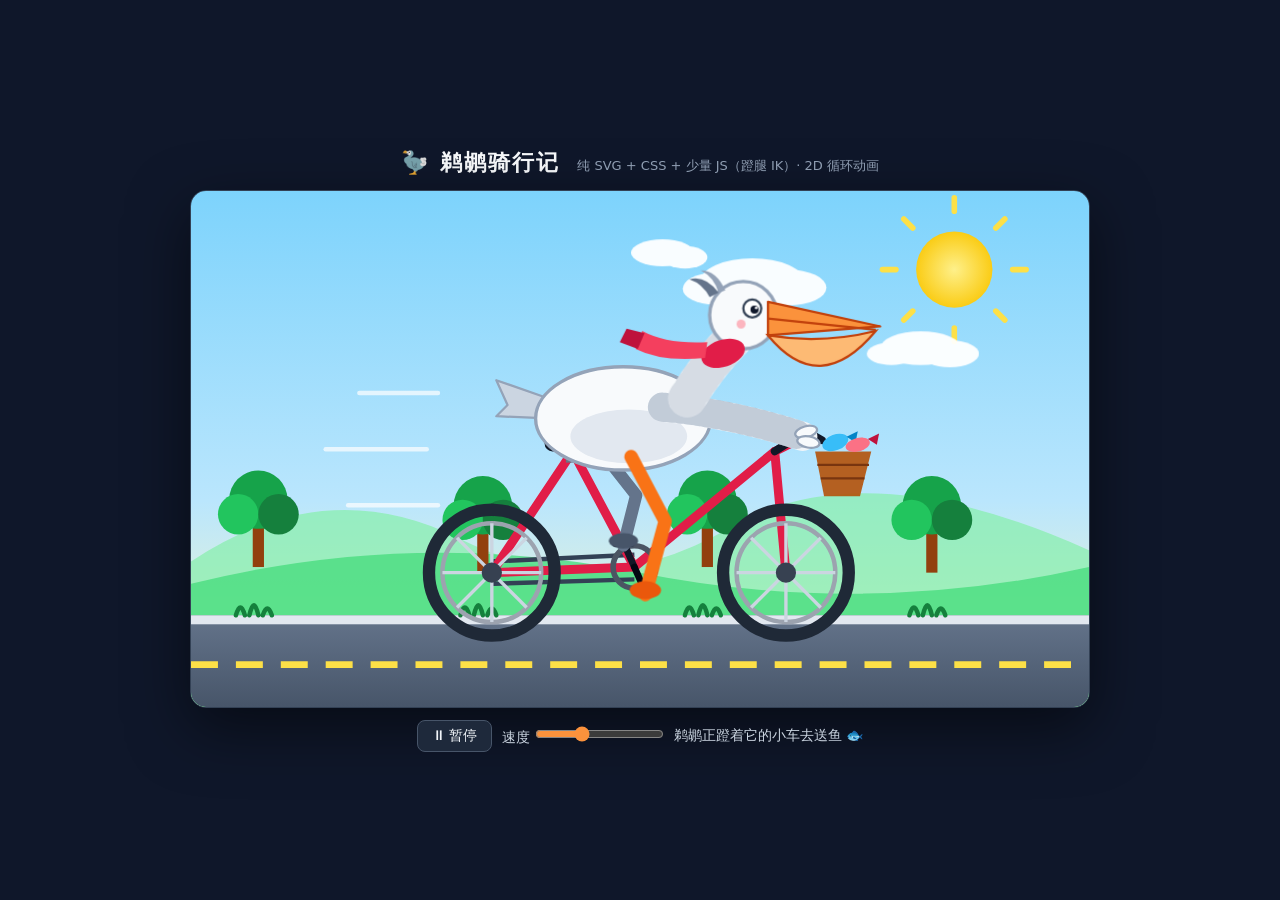
<file: works/issue-5.html>
<!DOCTYPE html>
<html lang="zh-CN">
<head>
<meta charset="UTF-8">
<meta name="viewport" content="width=device-width, initial-scale=1.0">
<title>鹈鹕骑行记 · SVG 2D 动画</title>
<style>
  * { margin: 0; padding: 0; box-sizing: border-box; }
  body {
    min-height: 100vh; display: flex; flex-direction: column; align-items: center; justify-content: center;
    background: #0f172a; font-family: "PingFang SC", "Microsoft YaHei", system-ui, sans-serif;
    padding: 20px; gap: 12px;
  }
  h1 { color: #f8fafc; font-size: 22px; letter-spacing: 2px; }
  h1 small { color: #94a3b8; font-weight: 400; font-size: 13px; margin-left: 8px; letter-spacing: 0; }
  .stage {
    width: min(900px, 96vw); border-radius: 16px; overflow: hidden;
    box-shadow: 0 20px 60px rgba(0,0,0,.5); border: 1px solid #334155;
  }
  svg { display: block; width: 100%; height: auto; }
  .bar { display: flex; gap: 10px; align-items: center; color: #cbd5e1; font-size: 14px; }
  .bar button {
    background: #1e293b; color: #f1f5f9; border: 1px solid #475569; border-radius: 8px;
    padding: 6px 14px; cursor: pointer; font-size: 14px;
  }
  .bar button:hover { background: #334155; }
  .bar input { accent-color: #fb923c; }

  /* ---------- SVG 动画 ---------- */
  .spin { transform-box: fill-box; transform-origin: center; animation: spin .55s linear infinite; }
  @keyframes spin { to { transform: rotate(360deg); } }

  .bob-soft { animation: bobSoft .7s ease-in-out infinite alternate; }
  @keyframes bobSoft { from { transform: translateY(-2px); } to { transform: translateY(3px); } }

  .cloud1 { animation: drift 26s linear infinite; }
  .cloud2 { animation: drift 38s linear infinite; }
  .cloud3 { animation: drift 18s linear infinite; }
  @keyframes drift { from { transform: translateX(120px); } to { transform: translateX(-980px); } }

  .scroll-fast { animation: scrollX 1.6s linear infinite; }
  .scroll-mid  { animation: scrollX 4.5s linear infinite; }
  @keyframes scrollX { from { transform: translateX(0); } to { transform: translateX(-400px); } }

  .dash-move { animation: dashMove .5s linear infinite; }
  @keyframes dashMove { to { stroke-dashoffset: -40; } }

  .wing-steer { transform-box: fill-box; transform-origin: 20% 80%; animation: steer 1.4s ease-in-out infinite; }
  @keyframes steer { 0%,100% { transform: rotate(3deg); } 50% { transform: rotate(-4deg); } }

  .pouch { transform-box: fill-box; transform-origin: left top; animation: pouchW 1.4s ease-in-out infinite; }
  @keyframes pouchW { 0%,100% { transform: rotate(2.5deg) scaleY(1); } 50% { transform: rotate(-2deg) scaleY(1.06); } }

  .tail-wag { transform-box: fill-box; transform-origin: right center; animation: wag .7s ease-in-out infinite; }
  @keyframes wag { 0%,100% { transform: rotate(6deg); } 50% { transform: rotate(-6deg); } }

  .scarf-flow { transform-box: fill-box; transform-origin: right center; animation: scarfF .5s ease-in-out infinite alternate; }
  @keyframes scarfF { from { transform: rotate(-6deg) skewY(-4deg); } to { transform: rotate(7deg) skewY(5deg); } }

  .eye-blink { transform-box: fill-box; transform-origin: center; animation: blink 4.2s ease-in-out infinite; }
  @keyframes blink { 0%,92%,100% { transform: scaleY(1); } 95% { transform: scaleY(.08); } }

  .sun-rays { transform-box: fill-box; transform-origin: center; animation: spin 24s linear infinite; }

  .dust { opacity: 0; transform-box: fill-box; transform-origin: center; animation: dust 1.1s ease-out infinite; }
  .dust.d2 { animation-delay: .35s; } .dust.d3 { animation-delay: .7s; }
  @keyframes dust {
    0% { opacity: .7; transform: translate(0,0) scale(.4); }
    100% { opacity: 0; transform: translate(-70px,-30px) scale(1.4); }
  }
  .speed-line { animation: speedLine .4s linear infinite; }
  .speed-line.s2 { animation-delay: .13s; } .speed-line.s3 { animation-delay: .26s; }
  @keyframes speedLine { 0% { opacity: 0; transform: translateX(30px); } 30% { opacity: .8; } 100% { opacity: 0; transform: translateX(-60px); } }

  .paused * { animation-play-state: paused !important; }
</style>
</head>
<body>
<h1>🦤 鹈鹕骑行记 <small>纯 SVG + CSS + 少量 JS（蹬腿 IK）· 2D 循环动画</small></h1>

<div class="stage">
<svg id="scene" viewBox="0 0 800 460" xmlns="http://www.w3.org/2000/svg">
  <defs>
    <linearGradient id="sky" x1="0" y1="0" x2="0" y2="1">
      <stop offset="0" stop-color="#7dd3fc"/><stop offset=".6" stop-color="#bae6fd"/><stop offset="1" stop-color="#fef9c3"/>
    </linearGradient>
    <linearGradient id="road" x1="0" y1="0" x2="0" y2="1">
      <stop offset="0" stop-color="#64748b"/><stop offset="1" stop-color="#475569"/>
    </linearGradient>
    <radialGradient id="sunG" cx=".5" cy=".5" r=".5">
      <stop offset="0" stop-color="#fef08a"/><stop offset="1" stop-color="#facc15"/>
    </radialGradient>
  </defs>

  <!-- 天空 -->
  <rect width="800" height="460" fill="url(#sky)"/>
  <g transform="translate(680,70)">
    <g class="sun-rays" stroke="#fde047" stroke-width="5" stroke-linecap="round">
      <line x1="0" y1="-52" x2="0" y2="-64"/><line x1="0" y1="52" x2="0" y2="64"/>
      <line x1="-52" y1="0" x2="-64" y2="0"/><line x1="52" y1="0" x2="64" y2="0"/>
      <line x1="-37" y1="-37" x2="-45" y2="-45"/><line x1="37" y1="37" x2="45" y2="45"/>
      <line x1="37" y1="-37" x2="45" y2="-45"/><line x1="-37" y1="37" x2="-45" y2="45"/>
    </g>
    <circle r="34" fill="url(#sunG)"/>
  </g>

  <!-- 云 -->
  <g fill="#ffffff" opacity=".95">
    <g class="cloud1" transform="translate(500,80)">
      <ellipse cx="0" cy="0" rx="46" ry="20"/><ellipse cx="32" cy="6" rx="34" ry="16"/><ellipse cx="-34" cy="7" rx="28" ry="14"/>
    </g>
    <g class="cloud2" transform="translate(650,140)">
      <ellipse cx="0" cy="0" rx="36" ry="15"/><ellipse cx="26" cy="5" rx="26" ry="12"/><ellipse cx="-26" cy="5" rx="22" ry="10"/>
    </g>
    <g class="cloud3" transform="translate(420,55)">
      <ellipse cx="0" cy="0" rx="28" ry="12"/><ellipse cx="20" cy="4" rx="20" ry="10"/>
    </g>
  </g>
  <!-- 远山 -->
  <path d="M0,330 Q120,250 240,310 T480,300 T800,320 L800,460 L0,460 Z" fill="#86efac" opacity=".7"/>
  <path d="M0,350 Q200,300 400,340 T800,335 L800,460 L0,460 Z" fill="#4ade80" opacity=".8"/>

  <!-- 中景：树（循环滚动） -->
  <g class="scroll-mid">
    <g id="trees">
      <g transform="translate(60,330)"><rect x="-5" y="-40" width="10" height="45" fill="#92400e"/><circle cx="0" cy="-55" r="26" fill="#16a34a"/><circle cx="-18" cy="-42" r="18" fill="#22c55e"/><circle cx="18" cy="-42" r="18" fill="#15803d"/></g>
      <g transform="translate(260,335)"><rect x="-5" y="-40" width="10" height="45" fill="#92400e"/><circle cx="0" cy="-55" r="26" fill="#16a34a"/><circle cx="-18" cy="-42" r="18" fill="#22c55e"/><circle cx="18" cy="-42" r="18" fill="#15803d"/></g>
      <g transform="translate(460,330)"><rect x="-5" y="-40" width="10" height="45" fill="#92400e"/><circle cx="0" cy="-55" r="26" fill="#16a34a"/><circle cx="-18" cy="-42" r="18" fill="#22c55e"/><circle cx="18" cy="-42" r="18" fill="#15803d"/></g>
      <g transform="translate(660,335)"><rect x="-5" y="-40" width="10" height="45" fill="#92400e"/><circle cx="0" cy="-55" r="26" fill="#16a34a"/><circle cx="-18" cy="-42" r="18" fill="#22c55e"/><circle cx="18" cy="-42" r="18" fill="#15803d"/></g>
      <g transform="translate(860,330)"><rect x="-5" y="-40" width="10" height="45" fill="#92400e"/><circle cx="0" cy="-55" r="26" fill="#16a34a"/><circle cx="-18" cy="-42" r="18" fill="#22c55e"/><circle cx="18" cy="-42" r="18" fill="#15803d"/></g>
      <g transform="translate(1060,335)"><rect x="-5" y="-40" width="10" height="45" fill="#92400e"/><circle cx="0" cy="-55" r="26" fill="#16a34a"/><circle cx="-18" cy="-42" r="18" fill="#22c55e"/><circle cx="18" cy="-42" r="18" fill="#15803d"/></g>
    </g>
  </g>

  <!-- 路面 -->
  <rect x="0" y="378" width="800" height="82" fill="url(#road)"/>
  <rect x="0" y="378" width="800" height="8" fill="#e2e8f0"/>
  <line x1="0" y1="422" x2="800" y2="422" stroke="#fde047" stroke-width="6" stroke-dasharray="24 16" class="dash-move"/>
  <!-- 近景草丛（快速滚动） -->
  <g class="scroll-fast" stroke="#15803d" stroke-width="4" stroke-linecap="round" fill="none">
    <path d="M40,378 q4,-14 8,0 M52,378 q4,-18 8,0 M64,378 q4,-12 8,0"/>
    <path d="M240,378 q4,-14 8,0 M252,378 q4,-18 8,0 M264,378 q4,-12 8,0"/>
    <path d="M440,378 q4,-14 8,0 M452,378 q4,-18 8,0 M464,378 q4,-12 8,0"/>
    <path d="M640,378 q4,-14 8,0 M652,378 q4,-18 8,0 M664,378 q4,-12 8,0"/>
    <path d="M840,378 q4,-14 8,0 M852,378 q4,-18 8,0 M864,378 q4,-12 8,0"/>
    <path d="M1040,378 q4,-14 8,0 M1052,378 q4,-18 8,0 M1064,378 q4,-12 8,0"/>
  </g>

  <!-- 速度线 -->
  <g stroke="#ffffff" stroke-width="4" stroke-linecap="round" opacity=".7">
    <line class="speed-line" x1="220" y1="180" x2="150" y2="180"/>
    <line class="speed-line s2" x1="210" y1="230" x2="120" y2="230"/>
    <line class="speed-line s3" x1="220" y1="280" x2="140" y2="280"/>
  </g>
  <!-- 后轮扬尘 -->
  <g fill="#e7e5e4">
    <circle class="dust" cx="215" cy="360" r="10"/>
    <circle class="dust d2" cx="210" cy="365" r="13"/>
    <circle class="dust d3" cx="220" cy="355" r="8"/>
  </g>

  <!-- ================= 自行车 ================= -->
  <g id="bike">
    <!-- 链条 -->
    <line x1="268" y1="330" x2="395" y2="324" stroke="#334155" stroke-width="4"/>
    <line x1="268" y1="350" x2="395" y2="346" stroke="#334155" stroke-width="4"/>
    <!-- 车架 -->
    <g stroke="#e11d48" stroke-width="8" stroke-linecap="round" stroke-linejoin="round" fill="none">
      <line x1="268" y1="340" x2="395" y2="335"/><!-- 后下叉到五通 -->
      <line x1="340" y1="232" x2="395" y2="335"/><!-- 座管 -->
      <line x1="340" y1="232" x2="268" y2="340"/><!-- 后上叉 -->
      <line x1="395" y1="335" x2="520" y2="232"/><!-- 下管 -->
      <line x1="540" y1="222" x2="520" y2="232"/><!-- 头管短节 -->
      <line x1="530" y1="340" x2="520" y2="232"/><!-- 前叉 -->
    </g>
    <!-- 座垫 / 车把 -->
    <rect x="315" y="218" width="52" height="14" rx="7" fill="#111827"/>
    <rect x="334" y="230" width="10" height="12" fill="#6b7280"/>
    <g stroke="#111827" stroke-width="7" stroke-linecap="round" fill="none">
      <line x1="520" y1="232" x2="548" y2="214"/>
      <line x1="548" y1="214" x2="562" y2="222"/>
    </g>
    <!-- 前车筐 + 鱼 -->
    <g>
      <polygon points="556,232 606,232 596,272 564,272" fill="#b45309" opacity=".9"/>
      <line x1="558" y1="244" x2="604" y2="244" stroke="#78350f" stroke-width="2"/>
      <line x1="561" y1="256" x2="600" y2="256" stroke="#78350f" stroke-width="2"/>
      <g class="bob-soft">
        <ellipse cx="574" cy="224" rx="12" ry="7" fill="#38bdf8" transform="rotate(-20 574 224)"/>
        <polygon points="584,219 594,214 592,224" fill="#0284c7"/>
        <ellipse cx="594" cy="226" rx="11" ry="6" fill="#fb7185" transform="rotate(-14 594 226)"/>
        <polygon points="603,221 613,216 611,226" fill="#be123c"/>
      </g>
    </g>

    <!-- 后轮 -->
    <g>
      <circle cx="268" cy="340" r="56" fill="none" stroke="#1f2937" stroke-width="11"/>
      <circle cx="268" cy="340" r="44" fill="none" stroke="#9ca3af" stroke-width="4"/>
      <g class="spin" stroke="#cbd5e1" stroke-width="3">
        <line x1="268" y1="296" x2="268" y2="384"/><line x1="224" y1="340" x2="312" y2="340"/>
        <line x1="237" y1="309" x2="299" y2="371"/><line x1="299" y1="309" x2="237" y2="371"/>
      </g>
      <circle cx="268" cy="340" r="9" fill="#374151"/>
    </g>
    <!-- 前轮 -->
    <g>
      <circle cx="530" cy="340" r="56" fill="none" stroke="#1f2937" stroke-width="11"/>
      <circle cx="530" cy="340" r="44" fill="none" stroke="#9ca3af" stroke-width="4"/>
      <g class="spin" stroke="#cbd5e1" stroke-width="3">
        <line x1="530" y1="296" x2="530" y2="384"/><line x1="486" y1="340" x2="574" y2="340"/>
        <line x1="499" y1="309" x2="561" y2="371"/><line x1="561" y1="309" x2="499" y2="371"/>
      </g>
      <circle cx="530" cy="340" r="9" fill="#374151"/>
    </g>
    <!-- 牙盘 + 曲柄（JS 驱动，与脚同步） -->
    <circle cx="395" cy="335" r="19" fill="none" stroke="#4b5563" stroke-width="5"/>
    <line id="crankFar" x1="395" y1="335" x2="380" y2="320" stroke="#111827" stroke-width="6" stroke-linecap="round"/>
    <line id="crankNear" x1="395" y1="335" x2="410" y2="350" stroke="#030712" stroke-width="6" stroke-linecap="round"/>
    <rect id="pedalFar" x="-10" y="-4" width="20" height="8" rx="3" fill="#111827"/>
    <rect id="pedalNear" x="-10" y="-4" width="20" height="8" rx="3" fill="#000"/>
  </g>

  <!-- ================= 鹈鹕骑手 ================= -->
  <g id="rider">
    <!-- 远侧腿（深灰，先画） -->
    <polyline id="legFar" points="0,0 0,0 0,0" fill="none" stroke="#64748b" stroke-width="11" stroke-linecap="round" stroke-linejoin="round"/>
    <!-- 尾巴 -->
    <g class="tail-wag">
      <polygon points="318,182 272,166 282,188 272,198 318,200" fill="#cbd5e1" stroke="#94a3b8" stroke-width="2" stroke-linejoin="round"/>
    </g>
    <!-- 身体 -->
    <ellipse cx="385" cy="200" rx="78" ry="46" fill="#f8fafc" stroke="#94a3b8" stroke-width="3"/>
    <ellipse cx="390" cy="216" rx="52" ry="24" fill="#e2e8f0"/>
    <!-- 扶把的翅膀 -->
    <g class="wing-steer">
      <path d="M420,190 Q480,195 545,216" fill="none" stroke="#f1f5f9" stroke-width="26" stroke-linecap="round"/>
      <path d="M420,190 Q480,195 545,216" fill="none" stroke="#94a3b8" stroke-width="26" stroke-linecap="round" stroke-dasharray="2 6" opacity=".5"/>
      <g fill="#f8fafc" stroke="#94a3b8" stroke-width="2">
        <ellipse cx="548" cy="212" rx="10" ry="5" transform="rotate(-15 548 212)"/>
        <ellipse cx="550" cy="221" rx="10" ry="5" transform="rotate(10 550 221)"/>
      </g>
    </g>
    <!-- 近侧腿 -->
    <polyline id="legNear" points="0,0 0,0 0,0" fill="none" stroke="#f97316" stroke-width="12" stroke-linecap="round" stroke-linejoin="round"/>
    <ellipse id="footFar" cx="0" cy="0" rx="13" ry="7" fill="#475569"/>
    <ellipse id="footNear" cx="0" cy="0" rx="14" ry="8" fill="#ea580c"/>
    <!-- 脖子 + 头 -->
    <path d="M442,182 Q462,150 484,128" fill="none" stroke="#f8fafc" stroke-width="34" stroke-linecap="round"/>
    <path d="M442,182 Q462,150 484,128" fill="none" stroke="#94a3b8" stroke-width="34" stroke-linecap="round" stroke-dasharray="2 8" opacity=".35"/>
    <circle cx="492" cy="108" r="30" fill="#f8fafc" stroke="#94a3b8" stroke-width="3"/>
    <!-- 头顶羽冠 -->
    <path d="M470,88 Q458,72 444,76 Q456,80 462,92 Z" fill="#64748b"/>
    <path d="M476,86 Q468,68 454,68 Q466,74 470,88 Z" fill="#94a3b8"/>
    <!-- 眼睛 -->
    <g class="eye-blink">
      <circle cx="500" cy="102" r="8" fill="#fff" stroke="#334155" stroke-width="2"/>
      <circle cx="502" cy="103" r="3.6" fill="#0f172a"/>
      <circle cx="503.5" cy="101.5" r="1.2" fill="#fff"/>
    </g>
    <circle cx="490" cy="116" r="4" fill="#fda4af" opacity=".8"/>
    <!-- 喙 + 喉囊 -->
    <polygon points="514,96 614,118 514,126" fill="#fb923c" stroke="#c2410c" stroke-width="2" stroke-linejoin="round"/>
    <line x1="514" y1="111" x2="610" y2="121" stroke="#c2410c" stroke-width="2"/>
    <path class="pouch" d="M514,126 Q560,182 610,122 Q562,134 514,126 Z" fill="#fdba74" stroke="#c2410c" stroke-width="2"/>
    <!-- 围巾 -->
    <g>
      <ellipse cx="474" cy="142" rx="20" ry="12" fill="#e11d48" transform="rotate(-18 474 142)"/>
      <g class="scarf-flow">
        <path d="M458,146 Q420,150 396,138 L402,122 Q424,134 460,132 Z" fill="#f43f5e"/>
        <path d="M398,138 L382,132 L388,120 L404,124 Z" fill="#be123c"/>
      </g>
    </g>
  </g>
</svg>
</div>

<div class="bar">
  <button id="btn">⏸ 暂停</button>
  <label>速度 <input id="speed" type="range" min="0.2" max="2.5" step="0.1" value="1"></label>
  <span id="tip">鹈鹕正蹬着它的小车去送鱼 🐟</span>
</div>

<script>
const svg = document.getElementById('scene');
const BB = { x: 395, y: 335 }, R = 24;             // 五通 & 曲柄半径
const hips = { far: { x: 368, y: 232 }, near: { x: 392, y: 234 } };
const $ = id => document.getElementById(id);
const legFar = $('legFar'), legNear = $('legNear');
const footFar = $('footFar'), footNear = $('footNear');
const crankFar = $('crankFar'), crankNear = $('crankNear');
const pedalFar = $('pedalFar'), pedalNear = $('pedalNear');
const rider = $('rider');

let angle = 0, speed = 1, running = true;

function knee(hip, foot, fwd) {
  return {
    x: (hip.x + foot.x) / 2 + fwd,
    y: (hip.y + foot.y) / 2 - 4
  };
}
function setLeg(poly, footEl, hip, foot, fwd) {
  const k = knee(hip, foot, fwd);
  poly.setAttribute('points', `${hip.x},${hip.y} ${k.x.toFixed(1)},${k.y.toFixed(1)} ${foot.x.toFixed(1)},${foot.y.toFixed(1)}`);
  footEl.setAttribute('cx', foot.x); footEl.setAttribute('cy', foot.y - 4);
}
function frame(dt) {
  if (running) {
    angle += dt * 4.4 * speed;                    // 蹬踏角速度
    const a1 = angle, a2 = angle + Math.PI;       // 双脚反相
    const p1 = { x: BB.x + R * Math.cos(a1), y: BB.y + R * Math.sin(a1) };
    const p2 = { x: BB.x + R * Math.cos(a2), y: BB.y + R * Math.sin(a2) };
    crankNear.setAttribute('x2', p1.x); crankNear.setAttribute('y2', p1.y);
    crankFar.setAttribute('x2', p2.x);  crankFar.setAttribute('y2', p2.y);
    pedalNear.setAttribute('transform', `translate(${p1.x},${p1.y})`);
    pedalFar.setAttribute('transform', `translate(${p2.x},${p2.y})`);
    setLeg(legNear, footNear, hips.near, p1, 24);
    setLeg(legFar, footFar, hips.far, p2, 20);
    rider.setAttribute('transform', `translate(0,${(Math.sin(angle * 2) * 3.5).toFixed(2)})`); // 身体起伏
  }
  requestAnimationFrame(frame);
}
let last = performance.now();
(function loop(t) {
  frame((t - last) / 1000); last = t;
  requestAnimationFrame(loop);
})(last);

$('btn').onclick = e => {
  running = !running;
  svg.classList.toggle('paused', !running);
  e.target.textContent = running ? '⏸ 暂停' : '▶ 播放';
};
$('speed').oninput = e => {
  speed = +e.target.value;
  svg.style.setProperty('--x', speed);
  document.querySelectorAll('#scene .spin').forEach(el => el.style.animationDuration = (0.55 / speed) + 's');
  document.querySelectorAll('#scene .dash-move').forEach(el => el.style.animationDuration = (0.5 / speed) + 's');
  document.querySelectorAll('#scene .scroll-fast').forEach(el => el.style.animationDuration = (1.6 / speed) + 's');
};
</script>
<script data-pelican-scroll>window.addEventListener("load",function(){requestAnimationFrame(function(){var d=document.documentElement,b=document.body,w=Math.max(d.scrollWidth,b?b.scrollWidth:0),h=Math.max(d.scrollHeight,b?b.scrollHeight:0);window.scrollTo(Math.max(0,(w-window.innerWidth)/2),Math.max(0,(h-window.innerHeight)/2))})});</script></body>
</html>
</file>
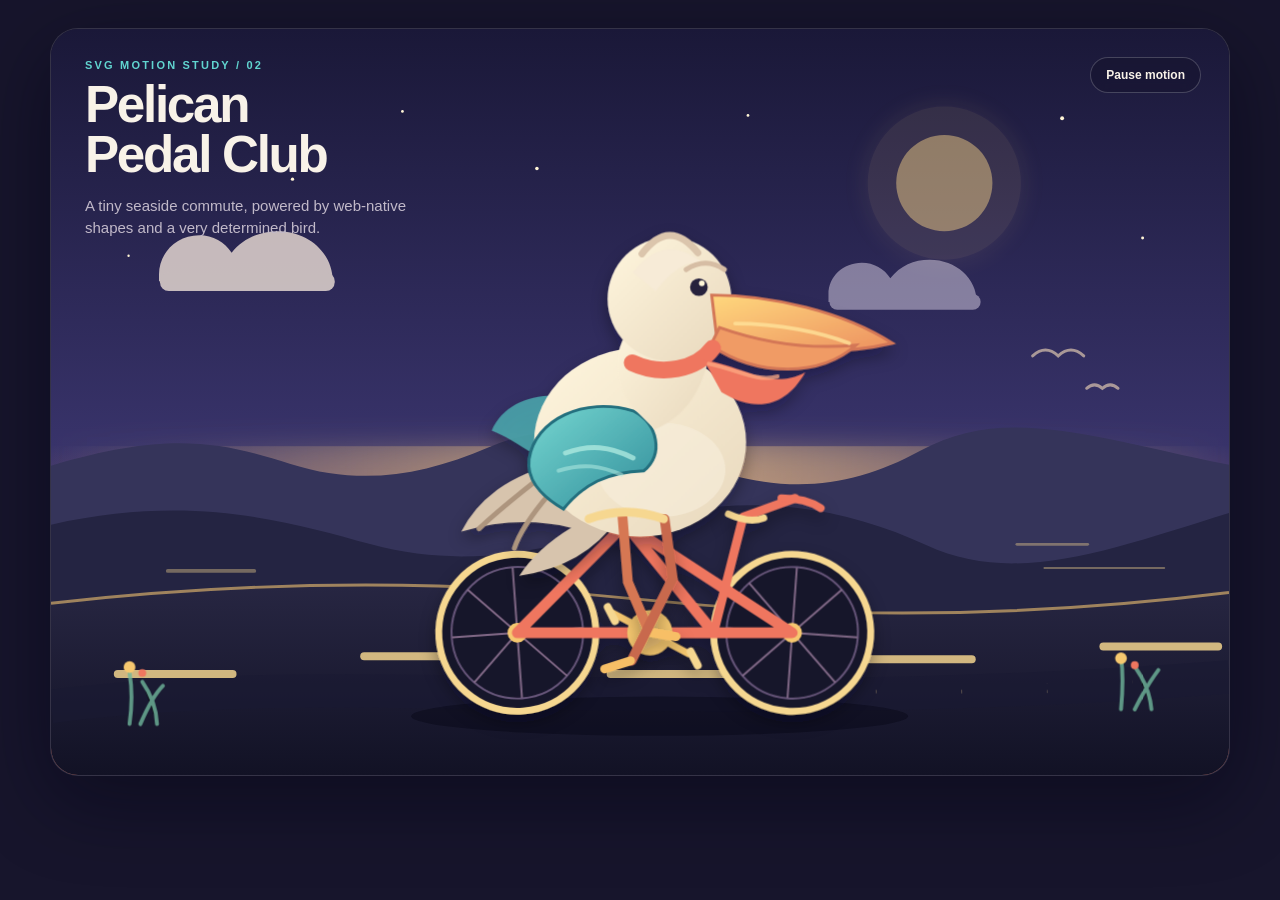
<file: works/issue-6.html>
<!DOCTYPE html>
<html lang="en">
<head>
  <meta charset="UTF-8" />
  <meta name="viewport" content="width=device-width, initial-scale=1.0" />
  <title>Pelican Pedal Club</title>
  <style>
    :root {
      color-scheme: dark;
      --ink: #f8f2e8;
      --muted: #c1b9c9;
      --coral: #f27b68;
      --aqua: #61d5d0;
      --gold: #f6c86f;
    }

    * { box-sizing: border-box; }

    html, body {
      margin: 0;
      min-height: 100%;
      background: #17152c;
      font-family: "Trebuchet MS", "Segoe UI", sans-serif;
    }

    body {
      display: grid;
      place-items: center;
      padding: 28px;
      overflow-x: hidden;
    }

    .scene-shell {
      width: min(1180px, 100%);
      position: relative;
      overflow: hidden;
      border: 1px solid rgba(255,255,255,.13);
      border-radius: 28px;
      background: #17152c;
      box-shadow: 0 24px 80px rgba(5, 4, 18, .48);
    }

    svg {
      display: block;
      width: 100%;
      height: auto;
      aspect-ratio: 1200 / 760;
    }

    .top-copy {
      position: absolute;
      inset: 30px auto auto 34px;
      pointer-events: none;
      z-index: 2;
    }

    .eyebrow {
      margin: 0 0 8px;
      color: var(--aqua);
      font: 700 11px/1.2 "Segoe UI", sans-serif;
      letter-spacing: .2em;
      text-transform: uppercase;
    }

    h1 {
      margin: 0;
      color: var(--ink);
      font-size: clamp(28px, 4vw, 52px);
      line-height: .98;
      letter-spacing: -.045em;
    }

    .sub {
      max-width: 330px;
      margin: 14px 0 0;
      color: var(--muted);
      font-size: clamp(12px, 1.4vw, 15px);
      line-height: 1.5;
    }

    .motion-toggle {
      position: absolute;
      right: 28px;
      top: 28px;
      z-index: 3;
      border: 1px solid rgba(255,255,255,.2);
      border-radius: 999px;
      padding: 10px 15px;
      color: var(--ink);
      background: rgba(19, 17, 42, .42);
      backdrop-filter: blur(8px);
      cursor: pointer;
      font: 600 12px "Segoe UI", sans-serif;
      transition: background .2s ease, border-color .2s ease, transform .2s ease;
    }

    .motion-toggle:hover {
      border-color: rgba(97,213,208,.7);
      background: rgba(28, 31, 61, .72);
      transform: translateY(-1px);
    }

    .motion-toggle:focus-visible {
      outline: 2px solid var(--aqua);
      outline-offset: 3px;
    }

    .paused *,
    .paused *::before,
    .paused *::after {
      animation-play-state: paused !important;
    }
  </style>
</head>
<body>
  <main class="scene-shell" id="scene">
    <div class="top-copy">
      <p class="eyebrow">SVG motion study / 02</p>
      <h1>Pelican<br />Pedal Club</h1>
      <p class="sub">A tiny seaside commute, powered by web-native shapes and a very determined bird.</p>
    </div>

    <button class="motion-toggle" id="motionToggle" type="button" aria-pressed="false">Pause motion</button>

    <svg viewBox="0 0 1200 760" role="img" aria-labelledby="title desc" xmlns="http://www.w3.org/2000/svg">
      <title id="title">A pelican riding a bicycle along a seaside road</title>
      <desc id="desc">A warm coral and cream pelican pedals from left to right beneath a setting sun. Its scarf and wings flutter, the wheels spin, and clouds drift in the background.</desc>

      <defs>
        <linearGradient id="sky" x1="0" y1="0" x2="0" y2="1">
          <stop offset="0" stop-color="#1a1838"/>
          <stop offset=".56" stop-color="#38336a"/>
          <stop offset="1" stop-color="#ec8b77"/>
        </linearGradient>
        <linearGradient id="horizonGlow" x1="0" y1="0" x2="1" y2="0">
          <stop stop-color="#ffcf84" stop-opacity="0"/>
          <stop offset=".5" stop-color="#ffcf84" stop-opacity=".42"/>
          <stop offset="1" stop-color="#ffcf84" stop-opacity="0"/>
        </linearGradient>
        <linearGradient id="road" x1="0" y1="0" x2="0" y2="1">
          <stop stop-color="#272642"/>
          <stop offset="1" stop-color="#121225"/>
        </linearGradient>
        <linearGradient id="bodyCream" x1="0" y1="0" x2="1" y2="1">
          <stop stop-color="#fff6de"/>
          <stop offset="1" stop-color="#e8d8bd"/>
        </linearGradient>
        <linearGradient id="beak" x1="0" y1="0" x2="1" y2="1">
          <stop stop-color="#ffd87d"/>
          <stop offset="1" stop-color="#ed9160"/>
        </linearGradient>
        <linearGradient id="wing" x1="0" y1="0" x2="1" y2="1">
          <stop stop-color="#76d7d1"/>
          <stop offset="1" stop-color="#318d9a"/>
        </linearGradient>
        <filter id="softGlow" x="-50%" y="-50%" width="200%" height="200%">
          <feGaussianBlur stdDeviation="14" result="blur"/>
          <feMerge><feMergeNode in="blur"/><feMergeNode in="SourceGraphic"/></feMerge>
        </filter>
        <filter id="tinyShadow" x="-30%" y="-30%" width="160%" height="160%">
          <feDropShadow dx="0" dy="8" stdDeviation="8" flood-color="#080817" flood-opacity=".34"/>
        </filter>
        <pattern id="roadDots" width="44" height="10" patternUnits="userSpaceOnUse">
          <circle cx="4" cy="5" r="2" fill="#f7d88e" opacity=".28"/>
        </pattern>
      </defs>

      <!-- sky -->
      <rect width="1200" height="760" fill="url(#sky)"/>
      <rect x="0" y="425" width="1200" height="70" fill="url(#horizonGlow)" filter="url(#softGlow)"/>
      <g opacity=".55" fill="#ffd98b">
        <circle cx="910" cy="157" r="78" opacity=".18" filter="url(#softGlow)"/>
        <circle cx="910" cy="157" r="49" opacity=".9"/>
      </g>

      <!-- stars -->
      <g fill="#fff5d6">
        <circle cx="180" cy="92" r="2"/><circle cx="246" cy="153" r="1.7"/><circle cx="358" cy="84" r="1.4"/>
        <circle cx="495" cy="142" r="1.8"/><circle cx="710" cy="88" r="1.4"/><circle cx="1030" cy="91" r="2"/>
        <circle cx="1112" cy="213" r="1.5"/><circle cx="79" cy="231" r="1.2"/>
      </g>

      <!-- clouds -->
      <g class="cloud cloud-one" fill="#f7e9dd" opacity=".76">
        <path d="M110 250 C110 228 128 210 151 210 C165 210 177 217 184 228 C195 214 212 206 231 206 C262 206 287 228 287 257 L110 257Z"/>
        <rect x="111" y="248" width="178" height="19" rx="9"/>
      </g>
      <g class="cloud cloud-two" fill="#e9dff0" opacity=".47">
        <path d="M792 270 C792 252 807 238 826 238 C838 238 849 244 855 254 C865 241 879 235 895 235 C922 235 943 254 943 278 L792 278Z"/>
        <rect x="793" y="270" width="154" height="16" rx="8"/>
      </g>

      <!-- distant islands -->
      <path d="M0 445 C120 409 174 421 244 443 C314 465 376 456 446 426 C522 394 584 413 659 443 C747 477 817 467 885 430 C970 383 1054 414 1200 444 L1200 616 L0 616Z" fill="#35345a"/>
      <path d="M0 505 C142 473 240 501 326 525 C423 551 504 532 600 502 C697 472 800 483 892 526 C982 568 1080 530 1200 493 L1200 625 L0 625Z" fill="#242442"/>

      <!-- seabirds -->
      <g fill="none" stroke="#f9dfbd" stroke-width="3" stroke-linecap="round" opacity=".6">
        <path d="M1000 333 q13 -12 26 0 q13 -12 26 0"/>
        <path d="M1055 366 q8 -7 16 0 q8 -7 16 0"/>
      </g>

      <!-- road -->
      <path d="M0 585 Q305 550 600 581 T1200 574 L1200 760 L0 760Z" fill="url(#road)"/>
      <path d="M0 585 Q305 550 600 581 T1200 574" fill="none" stroke="#f8c873" stroke-opacity=".58" stroke-width="3"/>
      <path d="M0 690 C312 650 636 704 1200 660" fill="none" stroke="#1a1932" stroke-width="34" opacity=".6"/>
      <path d="M0 690 C312 650 636 704 1200 660" fill="none" stroke="url(#roadDots)" stroke-width="10" stroke-dasharray="1 28" class="road-speckles"/>
      <g class="lane-dashes" fill="#f9d991" opacity=".82">
        <rect x="64" y="653" width="125" height="8" rx="4"/>
        <rect x="315" y="635" width="125" height="8" rx="4"/>
        <rect x="566" y="653" width="125" height="8" rx="4"/>
        <rect x="817" y="638" width="125" height="8" rx="4"/>
        <rect x="1068" y="625" width="125" height="8" rx="4"/>
      </g>

      <!-- motion streaks -->
      <g fill="none" stroke="#f9d991" stroke-linecap="round" opacity=".38">
        <path d="M119 552h88" stroke-width="4"/>
        <path d="M984 525h72" stroke-width="3"/>
        <path d="M1012 549h122" stroke-width="2"/>
      </g>

      <!-- bicycle shadow -->
      <ellipse cx="620" cy="700" rx="253" ry="20" fill="#070715" opacity=".42" class="shadow-pulse"/>

      <!-- bicycle -->
      <g id="bicycle" filter="url(#tinyShadow)">
        <g class="wheel wheel-back">
          <circle cx="475" cy="615" r="80" fill="#19182c" stroke="#f6d790" stroke-width="7"/>
          <circle cx="475" cy="615" r="67" fill="none" stroke="#665579" stroke-width="2"/>
          <g stroke="#8c7190" stroke-width="2" opacity=".9">
            <path d="M475 548V682M408 615H542M428 568l94 94M522 568l-94 94"/>
          </g>
          <circle cx="475" cy="615" r="10" fill="#f6c86f"/>
          <animateTransform attributeName="transform" type="rotate" from="0 475 615" to="360 475 615" dur="2.2s" repeatCount="indefinite"/>
        </g>
        <g class="wheel wheel-front">
          <circle cx="755" cy="615" r="80" fill="#19182c" stroke="#f6d790" stroke-width="7"/>
          <circle cx="755" cy="615" r="67" fill="none" stroke="#665579" stroke-width="2"/>
          <g stroke="#8c7190" stroke-width="2" opacity=".9">
            <path d="M755 548V682M688 615H822M708 568l94 94M802 568l-94 94"/>
          </g>
          <circle cx="755" cy="615" r="10" fill="#f6c86f"/>
          <animateTransform attributeName="transform" type="rotate" from="360 755 615" to="0 755 615" dur="2.2s" repeatCount="indefinite"/>
        </g>

        <g fill="none" stroke="#ef765f" stroke-linecap="round" stroke-linejoin="round">
          <path d="M475 615 L585 504 L675 615 Z M585 504 L755 615 L675 615 M585 504 L554 466" stroke-width="11"/>
          <path d="M675 615 L705 497 L758 478" stroke-width="9"/>
          <path d="M744 478 q25 0 40 10" stroke-width="8"/>
        </g>
        <path d="M544 466h42" stroke="#f6d790" stroke-width="12" stroke-linecap="round"/>
        <path d="M690 494 q22 10 36 4" fill="none" stroke="#f6d790" stroke-width="7" stroke-linecap="round"/>
        <circle cx="610" cy="615" r="23" fill="#f6c86f"/>
        <g class="crank">
          <path d="M610 615 L647 590 M610 615 L574 640" stroke="#f6c86f" stroke-width="7" stroke-linecap="round"/>
          <rect x="642" y="583" width="24" height="8" rx="4" fill="#f6d790"/>
          <rect x="563" y="637" width="24" height="8" rx="4" fill="#f6d790"/>
          <animateTransform attributeName="transform" type="rotate" from="0 610 615" to="360 610 615" dur="1.15s" repeatCount="indefinite"/>
        </g>
      </g>

      <!-- rider -->
      <g id="rider" class="rider-bob" filter="url(#tinyShadow)">
        <!-- tail -->
        <path d="M518 442 q-74 18 -100 70 q57 -17 112 -4 q-35 21 -53 49 q67 -10 100 -58Z" fill="#d7c4ad"/>
        <path d="M493 461 q-37 29 -57 48 M508 473 q-29 34 -36 56" fill="none" stroke="#ad957e" stroke-width="5" stroke-linecap="round"/>

        <!-- far wing -->
        <path d="M584 397 C531 361 467 367 449 409 C474 418 507 447 545 461 L604 452Z" fill="#4caeb1" opacity=".82"/>

        <!-- body -->
        <ellipse cx="600" cy="421" rx="108" ry="96" fill="url(#bodyCream)"/>
        <ellipse cx="622" cy="449" rx="65" ry="48" fill="#f8eedc" opacity=".64"/>

        <!-- near wing -->
        <g class="wingbeat">
          <path d="M593 389 C543 374 493 398 487 438 C484 461 503 478 522 489 C542 464 567 451 604 450 C624 433 619 403 593 389Z" fill="url(#wing)" stroke="#246f7e" stroke-width="3"/>
          <path d="M524 432 C549 423 569 425 593 437" fill="none" stroke="#b2ece2" stroke-width="5" stroke-linecap="round" opacity=".75"/>
          <path d="M517 450 C542 442 560 445 581 454" fill="none" stroke="#b2ece2" stroke-width="4" stroke-linecap="round" opacity=".55"/>
        </g>

        <!-- neck and head -->
        <path d="M590 383 C567 350 574 310 610 285 L672 326 C663 374 643 396 615 408Z" fill="url(#bodyCream)"/>
        <circle cx="630" cy="275" r="63" fill="url(#bodyCream)"/>
        <path d="M593 248 Q626 205 667 241 Q646 229 616 267Z" fill="#f7ebd7"/>
        <path d="M602 229 Q630 192 659 228" fill="none" stroke="#dbc5ac" stroke-width="7" stroke-linecap="round"/>

        <!-- beak and pouch -->
        <path d="M673 271 C734 271 807 288 857 320 C801 333 741 329 678 313Z" fill="url(#beak)" stroke="#d47757" stroke-width="3"/>
        <path d="M681 304 C735 323 779 326 820 322 C785 354 720 355 672 322Z" fill="#f09b65" stroke="#d47757" stroke-width="3"/>
        <path d="M697 300 C742 300 784 309 813 320" fill="none" stroke="#ffe39a" stroke-width="4" stroke-linecap="round" opacity=".8"/>
        <circle cx="660" cy="263" r="9" fill="#25213d"/>
        <circle cx="663" cy="259" r="3" fill="#fff7d8"/>
        <path d="M647 245 q20 -13 39 0" fill="none" stroke="#d6bda4" stroke-width="5" stroke-linecap="round"/>

        <!-- legs -->
        <g class="leg leg-a">
          <path d="M582 495 L590 563 L613 612" fill="none" stroke="#d67752" stroke-width="10" stroke-linecap="round"/>
          <path d="M611 613 l30 4" fill="none" stroke="#f7bf66" stroke-width="9" stroke-linecap="round"/>
          <animateTransform attributeName="transform" type="rotate" values="10 582 495;-13 582 495;10 582 495" dur="1.15s" repeatCount="indefinite"/>
        </g>
        <g class="leg leg-b">
          <path d="M625 499 L628 560 L579 640" fill="none" stroke="#c8694d" stroke-width="10" stroke-linecap="round"/>
          <path d="M578 640 l-27 6" fill="none" stroke="#f7bf66" stroke-width="9" stroke-linecap="round"/>
          <animateTransform attributeName="transform" type="rotate" values="-14 625 499;12 625 499;-14 625 499" dur="1.15s" repeatCount="indefinite"/>
        </g>

        <!-- saddle overlap and scarf -->
        <path d="M548 499 q37 -14 76 0" fill="none" stroke="#f6d790" stroke-width="9" stroke-linecap="round"/>
        <path d="M592 340 C622 354 658 347 674 325" fill="none" stroke="#ef765f" stroke-width="17" stroke-linecap="round"/>
        <path class="scarf-tail" d="M665 337 C710 345 733 368 768 350 C750 382 720 393 683 370Z" fill="#ef765f"/>
        <path d="M670 341 C699 347 719 360 740 354" fill="none" stroke="#ffad85" stroke-width="4" stroke-linecap="round" opacity=".7"/>
      </g>

      <!-- foreground grass and flowers -->
      <g stroke="#70b79c" stroke-width="4" stroke-linecap="round" opacity=".8">
        <path d="M80 708 q4 -29 0 -52 M91 708 q12 -28 23 -39 M108 708 q-1 -23 -15 -43"/>
        <path d="M1090 693 q3 -32 0 -53 M1104 693 q12 -24 24 -40 M1121 693 q-2 -22 -16 -42"/>
      </g>
      <g fill="#f6c86f">
        <circle cx="80" cy="650" r="6"/><circle cx="1090" cy="641" r="6"/>
      </g>
      <g fill="#ef765f">
        <circle cx="93" cy="656" r="4"/><circle cx="1104" cy="648" r="4"/>
      </g>
    </svg>
  </main>

  <script>
    const scene = document.getElementById("scene");
    const toggle = document.getElementById("motionToggle");

    toggle.addEventListener("click", () => {
      const paused = scene.classList.toggle("paused");
      toggle.textContent = paused ? "Resume motion" : "Pause motion";
      toggle.setAttribute("aria-pressed", String(paused));
    });
  </script>
<script data-pelican-scroll>window.addEventListener("load",function(){requestAnimationFrame(function(){var d=document.documentElement,b=document.body,w=Math.max(d.scrollWidth,b?b.scrollWidth:0),h=Math.max(d.scrollHeight,b?b.scrollHeight:0);window.scrollTo(Math.max(0,(w-window.innerWidth)/2),Math.max(0,(h-window.innerHeight)/2))})});</script></body>
</html>
</file>
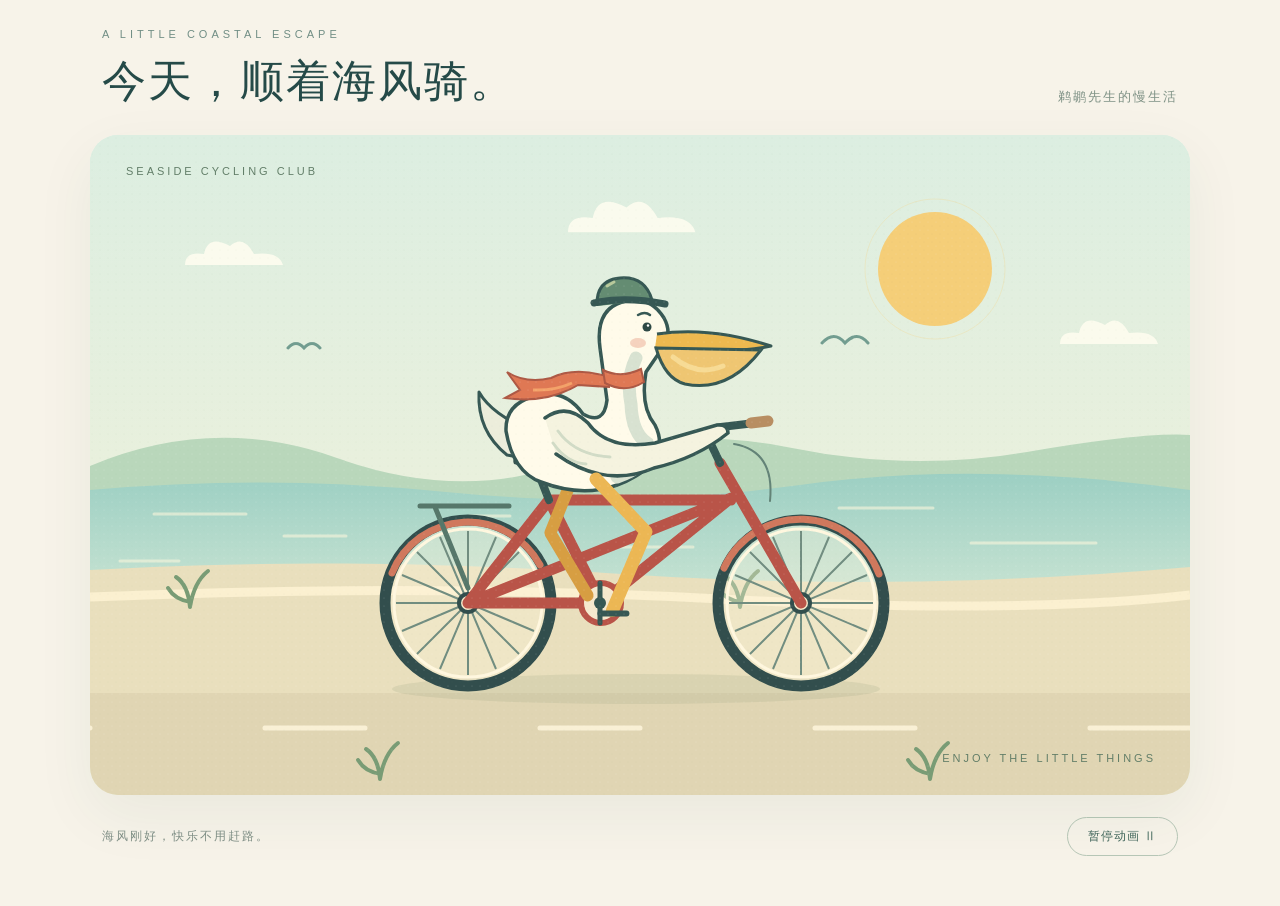
<file: works/issue-7.html>
<!DOCTYPE html>
<html lang="zh-CN">
<head>
<meta charset="UTF-8">
<meta name="viewport" content="width=device-width, initial-scale=1.0">
<title>鹈鹕的海岸骑行</title>
<style>
  *{box-sizing:border-box}body{margin:0;background:#f7f3e9;color:#254a48;font-family:ui-rounded,"PingFang SC","Microsoft YaHei",sans-serif;min-height:100vh;display:grid;place-items:center;padding:28px}
  main{width:min(1100px,100%)}header{display:flex;align-items:end;justify-content:space-between;padding:0 12px 24px;gap:20px}.eyebrow{font-size:11px;letter-spacing:4px;color:#718e85;margin-bottom:12px}h1{font-size:clamp(26px,4vw,44px);font-weight:500;letter-spacing:2px;margin:0}header p{font-size:13px;color:#7e9185;letter-spacing:2px;margin:0 0 5px}
  .scene{border-radius:28px;overflow:hidden;background:#dbefe4;position:relative;box-shadow:0 20px 60px #264b4510}.scene svg{display:block;width:100%;height:auto}.bottom{display:flex;justify-content:space-between;align-items:center;padding:22px 12px;font-size:12px;letter-spacing:2px;color:#819087}button{border:1px solid #b7c7b7;border-radius:24px;background:transparent;color:#42675c;padding:10px 20px;cursor:pointer;font:inherit;letter-spacing:1px}button:hover{background:#e5ebdd}button:focus-visible{outline:3px solid #eaae52;outline-offset:4px}
  .wheel{animation:spin 1.5s linear infinite;transform-box:fill-box;transform-origin:center}.crank{animation:spin 1.5s linear infinite;transform-origin:510px 468px}.rider{animation:bob 1.5s ease-in-out infinite}.wing{animation:wing 1.5s ease-in-out infinite;transform-origin:493px 299px}.scarf{animation:flutter .7s ease-in-out infinite alternate;transform-origin:461px 247px}.clouds{animation:drift 32s linear infinite}.road{animation:road 1.5s linear infinite}.shrubs{animation:road 5s linear infinite}.bird{animation:bird 4s ease-in-out infinite}.paused *{animation-play-state:paused!important}.paused .scene{--paused:1}
  @keyframes spin{to{transform:rotate(360deg)}}@keyframes bob{50%{transform:translateY(3px) rotate(.4deg)}}@keyframes wing{50%{transform:rotate(-3deg)}}@keyframes flutter{to{transform:rotate(-5deg) scaleY(.86)}}@keyframes drift{to{transform:translateX(-1100px)}}@keyframes road{to{transform:translateX(-550px)}}@keyframes bird{50%{transform:translateY(-8px)}}
  @media(max-width:600px){body{padding:16px}header{align-items:start;flex-direction:column;gap:12px;padding-bottom:20px}.bottom{letter-spacing:0;font-size:11px}.scene{border-radius:18px}}
</style>
</head>
<body>
<main>
  <header><div><div class="eyebrow">A LITTLE COASTAL ESCAPE</div><h1>今天，顺着海风骑。</h1></div><p>鹈鹕先生的慢生活</p></header>
  <div class="scene">
  <svg viewBox="0 0 1100 660" role="img" aria-labelledby="title desc" xmlns="http://www.w3.org/2000/svg">
    <title id="title">鹈鹕骑自行车的海岸动画</title><desc id="desc">戴着绿色帽子、系着橙色围巾的白色鹈鹕，骑着红色自行车沿着海岸前行，车轮与脚踏持续旋转。</desc>
    <defs>
      <linearGradient id="sky" x2="0" y2="1"><stop stop-color="#dceee1"/><stop offset="1" stop-color="#f5f2d9"/></linearGradient>
      <linearGradient id="sea" x2="0" y2="1"><stop stop-color="#9ccfc3"/><stop offset="1" stop-color="#c7e3d2"/></linearGradient>
      <pattern id="grain" width="8" height="8" patternUnits="userSpaceOnUse"><circle cx="2" cy="3" r=".55" fill="#647b64" opacity=".08"/><circle cx="6" cy="7" r=".5" fill="#fff" opacity=".25"/></pattern>
      <g id="cloud" fill="#fffdf0"><path d="M0 23Q0 9 19 12Q23-8 45 4Q58-8 69 12Q94 9 98 23Z"/></g>
      <g id="wheel"><circle r="83" fill="#faf1d8" fill-opacity=".32" stroke="#324e4d" stroke-width="11"/><circle r="74" fill="none" stroke="#fff7df" stroke-width="3"/><g stroke="#718d80" stroke-width="2"><path d="M-72 0H72M0-72V72M-51-51L51 51M-51 51L51-51M-66-28L66 28M-28-66L28 66M-66 28L66-28M-28 66L28-66"/></g><circle r="9" fill="#f7e9c8" stroke="#324e4d" stroke-width="4"/></g>
      <g id="plant" fill="none" stroke="#799c75" stroke-width="4" stroke-linecap="round"><path d="M0 0Q-2-22-14-30M0 0Q4-25 18-36M1-5Q-15-7-22-19"/></g>
    </defs>
    <path fill="url(#sky)" d="M0 0H1100V660H0Z"/>
    <circle cx="845" cy="134" r="57" fill="#f5ce78"/><circle cx="845" cy="134" r="70" fill="none" stroke="#f5ce78" opacity=".25"/>
    <g class="clouds" opacity=".85"><use href="#cloud" x="95" y="107"/><use href="#cloud" x="460" y="71" transform="translate(-120 -25) scale(1.3)"/><use href="#cloud" x="970" y="186"/><use href="#cloud" x="1195" y="107"/><use href="#cloud" x="1560" y="71"/></g>
    <g class="bird" stroke="#729d90" stroke-width="3" fill="none" stroke-linecap="round"><path d="M732 208q12-13 23 0q12-13 23 0M198 213q8-9 16 0q8-9 16 0"/></g>
    <path d="M0 331Q124 279 247 323T477 328T702 313T937 317T1100 300V407H0" fill="#b9d7bb"/>
    <path d="M0 355Q180 339 356 357T710 350T1100 355V458H0Z" fill="url(#sea)"/>
    <g stroke="#f4f4db" stroke-width="3" stroke-linecap="round" opacity=".65"><path d="M64 379h92m38 22h62m493-28h94m38 35h125M379 381h41m111 31h72M30 426h59"/></g>
    <path d="M0 435Q254 420 531 439T1100 432V660H0Z" fill="#e9dfbd"/>
    <path d="M0 462Q333 448 630 464T1100 460" fill="none" stroke="#fbf0d0" stroke-width="9"/>
    <path d="M0 558H1100V660H0Z" fill="#e0d5b3"/>
    <g class="road" stroke="#f9f0d5" stroke-width="5" stroke-linecap="round"><path d="M-100 593h100m175 0h100m175 0h100m175 0h100m175 0h100m175 0h100m175 0h100"/></g>
    <g class="shrubs"><use href="#plant" x="100" y="472"/><use href="#plant" x="650" y="472"/><use href="#plant" x="1200" y="472"/><use href="#plant" x="290" y="644"/><use href="#plant" x="840" y="644"/><use href="#plant" x="1390" y="644"/></g>
    <ellipse cx="546" cy="554" rx="244" ry="15" fill="#8f9b79" opacity=".18"/>
    <!-- Wheels rotate independently of the bicycle frame. -->
    <g transform="translate(378 468)"><g class="wheel"><use href="#wheel"/></g></g>
    <g transform="translate(711 468)"><g class="wheel"><use href="#wheel"/></g></g>
    <g fill="none" stroke-linecap="round" stroke-linejoin="round">
      <path d="M302 438A82 82 0 0 1 450 430M634 433A84 84 0 0 1 789 439" stroke="#d0785d" stroke-width="7"/>
      <path d="M378 468L459 365L511 468H378L641 363L511 468M459 365H641M630 328L711 468" stroke="#b95448" stroke-width="11"/>
      <path d="M459 365L448 337M630 328L619 305Q615 295 631 292L665 288" stroke="#365854" stroke-width="8"/>
      <path d="M661 288L678 286" stroke="#b88e62" stroke-width="11"/>
      <path d="M330 371H419M345 372L378 453" stroke="#56776a" stroke-width="5"/>
      <path d="M644 309Q685 316 680 366" stroke="#638377" stroke-width="2"/>
    </g>
    <path d="M424 329Q420 320 437 320H468Q480 320 477 329Q454 338 424 329" fill="#385451"/>
    <circle cx="511" cy="468" r="20" fill="#f5e9ce" stroke="#b95448" stroke-width="6"/>
    <!-- The opposite foot travels behind the body. -->
    <g fill="none" stroke="#d79e42" stroke-width="12" stroke-linecap="round" stroke-linejoin="round"><path d="M485 337L469 393L510 448"><animate attributeName="d" dur="1.5s" repeatCount="indefinite" values="M485 337L469 393L510 448;M485 337L470 412L530 468;M485 337L473 421L510 488;M485 337L455 401L490 468;M485 337L469 393L510 448"/></path></g>
    <g class="rider">
      <path d="M442 296Q402 280 389 257Q387 296 417 320L450 326" fill="#eceddb" stroke="#365854" stroke-width="3" stroke-linejoin="round"/>
      <path d="M416 296Q415 270 442 262Q473 251 493 279Q514 291 517 265L510 213Q505 175 532 167Q559 159 574 183Q584 201 569 218L556 237Q550 272 565 290Q580 320 546 341Q503 367 451 347Q423 337 416 296Z" fill="#fffbea" stroke="#365854" stroke-width="3.5"/>
      <path d="M546 223Q536 244 541 269Q542 298 557 308Q560 331 527 342" fill="none" stroke="#d8e2d1" stroke-width="13" stroke-linecap="round"/>
      <path d="M567 199Q620 191 681 211Q652 217 590 218L565 213" fill="#edb94f" stroke="#365854" stroke-width="3" stroke-linejoin="round"/>
      <path d="M566 213L671 215Q638 258 595 249Q575 244 566 213Z" fill="#efc672" stroke="#365854" stroke-width="3"/><path d="M583 222Q607 242 633 231" fill="none" stroke="#f7db95" stroke-width="5" stroke-linecap="round"/>
      <circle cx="557" cy="192" r="4.5" fill="#2e4945"/><circle cx="558" cy="190.5" r="1.2" fill="white"/><path d="M548 180q7-4 12 0" fill="none" stroke="#365854" stroke-width="2.5" stroke-linecap="round"/>
      <ellipse cx="548" cy="208" rx="8" ry="5" fill="#efb7a0" opacity=".6"/>
      <path d="M507 171Q506 145 530 143Q555 141 562 165" fill="#648c72" stroke="#365854" stroke-width="3"/><path d="M504 168Q535 161 575 169" fill="none" stroke="#365854" stroke-width="7" stroke-linecap="round"/><path d="M517 151l7-4" stroke="#b8c99b" stroke-width="3" stroke-linecap="round"/>
      <g class="scarf"><path d="M519 242Q485 231 461 243Q436 249 417 237L430 255L415 263Q456 269 488 250L520 252" fill="#df7854" stroke="#ad5945" stroke-width="2"/><path d="M482 248q-18 8-39 7" fill="none" stroke="#f3a269" stroke-width="3"/></g>
      <path d="M513 235Q531 244 551 234L554 247Q535 259 515 248Z" fill="#df7854" stroke="#ad5945" stroke-width="2"/>
      <g class="wing"><path d="M455 283Q477 267 498 288Q518 316 565 308L627 290Q638 289 638 298Q607 323 564 333Q515 354 466 319" fill="#f5f3df" stroke="#365854" stroke-width="3.5" stroke-linecap="round"/><path d="M468 296Q485 320 520 322M463 308Q477 328 496 329" fill="none" stroke="#d1dbc6" stroke-width="3" stroke-linecap="round"/></g>
    </g>
    <path d="M506 344L546 396L510 488" fill="none" stroke="#ecb754" stroke-width="13" stroke-linecap="round" stroke-linejoin="round"><animate attributeName="d" dur="1.5s" repeatCount="indefinite" values="M506 344L546 396L510 488;M506 344L534 386L490 468;M506 344L544 386L510 448;M506 344L562 397L530 468;M506 344L546 396L510 488"/></path>
    <g class="crank"><path d="M510 448V488" stroke="#365854" stroke-width="5" stroke-linecap="round"/><circle cx="510" cy="468" r="6" fill="#365854"/></g>
    <path d="M498 491h26" stroke="#365854" stroke-width="6" stroke-linecap="round"><animate attributeName="d" dur="1.5s" repeatCount="indefinite" values="M498 491h26;M478 471h26;M498 451h26;M518 471h26;M498 491h26"/></path>
    <rect width="1100" height="660" fill="url(#grain)" pointer-events="none"/>
    <g fill="#627e68" font-family="sans-serif" font-size="11" letter-spacing="3"><text x="36" y="40">SEASIDE CYCLING CLUB</text><text x="1066" y="627" text-anchor="end">ENJOY THE LITTLE THINGS</text></g>
  </svg>
  </div>
  <div class="bottom"><span>海风刚好，快乐不用赶路。</span><button id="toggle" type="button" aria-pressed="false">暂停动画 Ⅱ</button></div>
</main>
<script>
const button=document.getElementById('toggle');
const svg=document.querySelector('svg');
let paused=false;
function setPaused(value){paused=value;document.body.classList.toggle('paused',paused);paused?svg.pauseAnimations():svg.unpauseAnimations();button.textContent=paused?'继续骑行 ▷':'暂停动画 Ⅱ';button.setAttribute('aria-pressed',String(paused));}
button.addEventListener('click',()=>setPaused(!paused));
if(window.matchMedia('(prefers-reduced-motion: reduce)').matches)setPaused(true);
</script>
<script data-pelican-scroll>window.addEventListener("load",function(){requestAnimationFrame(function(){var d=document.documentElement,b=document.body,w=Math.max(d.scrollWidth,b?b.scrollWidth:0),h=Math.max(d.scrollHeight,b?b.scrollHeight:0);window.scrollTo(Math.max(0,(w-window.innerWidth)/2),Math.max(0,(h-window.innerHeight)/2))})});</script></body>
</html>
</file>
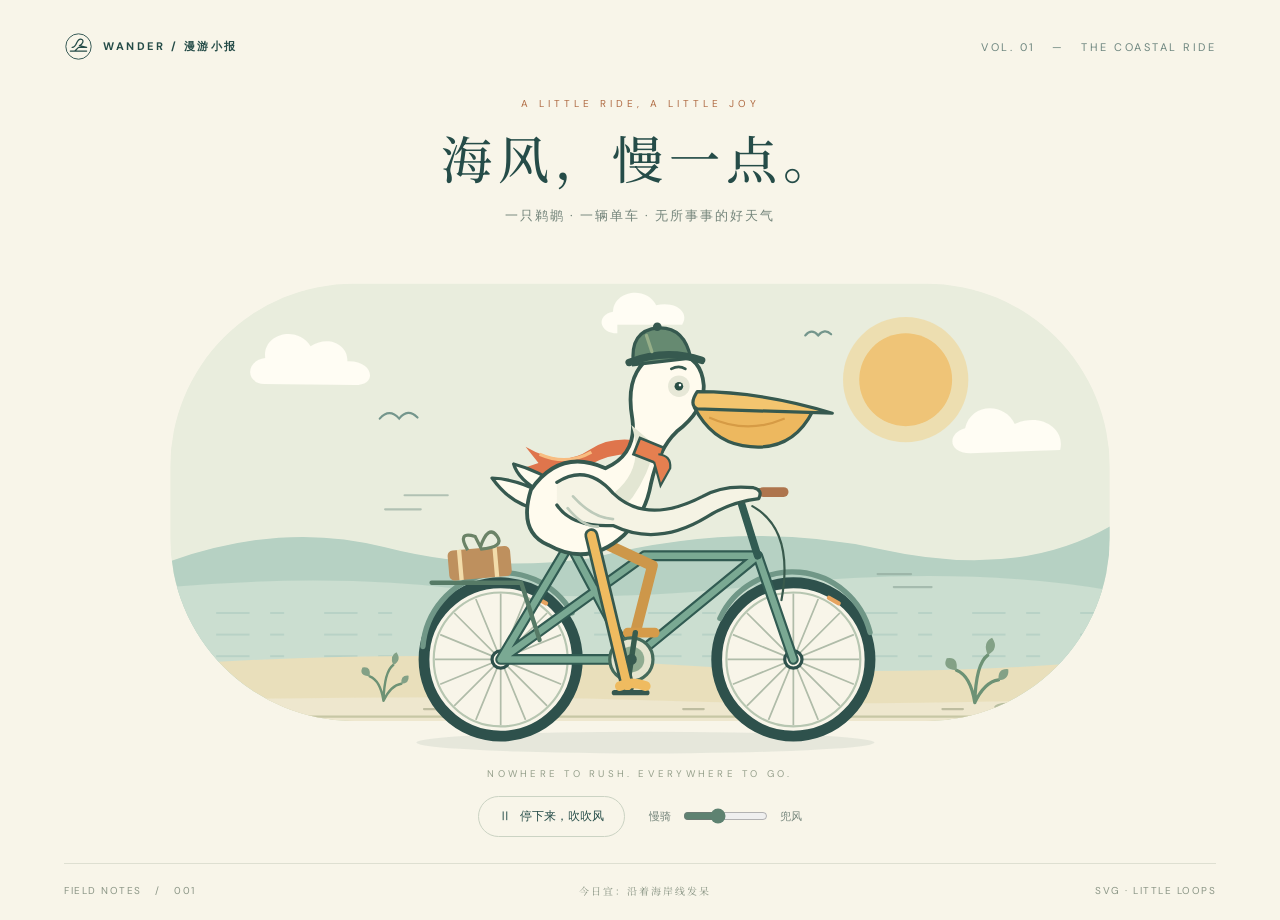
<file: works/issue-8.html>
<!DOCTYPE html>
<html lang="zh-CN">
<head>
<meta charset="UTF-8">
<meta name="viewport" content="width=device-width, initial-scale=1.0">
<title>鹈鹕的海岸骑行</title>
<style>
@import url('https://fonts.googleapis.com/css2?family=DM+Sans:wght@400;500;600;700&family=Noto+Serif+SC:wght@500;600&display=swap');
:root{color-scheme:light;--ink:#254c48;--paper:#f8f5e9;--accent:#e8794d}
*{box-sizing:border-box}body{margin:0;background:var(--paper);color:var(--ink);font-family:'DM Sans',sans-serif;min-height:100svh;display:flex;flex-direction:column;padding:32px 5vw 22px}header,footer{display:flex;align-items:center;justify-content:space-between;gap:20px}header{font-size:11px;letter-spacing:2.5px}.brand{display:flex;align-items:center;gap:10px;font-weight:700}.brand svg{width:29px;height:29px}.edition{opacity:.65}main{flex:1;display:flex;flex-direction:column;justify-content:center;align-items:center;padding:36px 0 26px}h1{font-family:'Noto Serif SC',serif;font-size:clamp(30px,4vw,53px);font-weight:500;letter-spacing:6px;margin:10px 0 13px}.eyebrow{font-size:10px;letter-spacing:4px;color:#b06b43}.subtitle{font-size:13px;color:#74857b;letter-spacing:2px;margin:0}.scene{width:min(1080px,100%);margin:10px auto 0;overflow:visible}.controls{display:flex;align-items:center;gap:24px;margin-top:10px}button{border:1px solid #cbd3c3;background:transparent;border-radius:30px;color:var(--ink);padding:11px 20px;font:500 12px 'DM Sans',sans-serif;cursor:pointer;display:flex;align-items:center;gap:9px;transition:background .2s}button:hover{background:#e7ebdc}button:focus-visible,input:focus-visible{outline:2px solid var(--accent);outline-offset:5px}.speed{display:flex;align-items:center;gap:10px;font-size:11px;color:#74857b}input{width:85px;accent-color:#5e8271}footer{border-top:1px solid #dedfd1;padding-top:19px;font-size:10px;letter-spacing:1.5px;color:#8b9686}.note{font-family:'Noto Serif SC',serif;letter-spacing:2px}.animated *{animation-play-state:running}.paused *{animation-play-state:paused!important}.wheel{animation:spin var(--cycle,1.4s) linear infinite}.wheel-back{transform-origin:371px 393px}.wheel-front{transform-origin:642px 393px}@keyframes spin{to{transform:rotate(360deg)}}.rider{animation:bob .7s ease-in-out infinite;transform-origin:450px 270px}@keyframes bob{50%{transform:translateY(3px) rotate(.5deg)}}.wing{transform-origin:459px 246px;animation:wing 1.4s ease-in-out infinite}@keyframes wing{50%{transform:rotate(-3deg)}}.scarf{transform-origin:510px 197px;animation:flutter .8s ease-in-out infinite}@keyframes flutter{50%{transform:rotate(6deg) translateY(2px)}}.cloud{animation:drift 32s linear infinite}.cloud.second{animation-duration:49s}@keyframes drift{from{transform:translateX(100px)}to{transform:translateX(-160px)}}.road{animation:road var(--road,2.8s) linear infinite}@keyframes road{to{transform:translateX(-240px)}}.plant{animation:plants var(--plants,8s) linear infinite}@keyframes plants{from{transform:translateX(180px)}to{transform:translateX(-1000px)}}.bird{animation:bird 3s ease-in-out infinite}@keyframes bird{50%{transform:translate(5px,-7px)}}.blink{transform-origin:532px 139px;animation:blink 5s infinite}@keyframes blink{0%,43%,47%,100%{transform:scaleY(1)}45%{transform:scaleY(.08)}}.sun-ring{animation:halo 6s ease-in-out infinite;transform-origin:746px 134px}@keyframes halo{50%{transform:scale(1.08);opacity:.45}}@media(max-width:600px){body{padding:22px 6vw}.edition{display:none}main{padding-top:42px}.scene{width:125%;max-width:none;margin:28px -12.5% 15px}main{overflow:hidden}h1{letter-spacing:3px}.subtitle{font-size:11px;letter-spacing:1px}.controls{gap:16px}footer{font-size:8px}.note{font-size:9px}}@media(prefers-reduced-motion:reduce){.animated *{animation-play-state:paused}}
</style>
</head>
<body>
<header><div class="brand"><svg viewBox="0 0 32 32" fill="none" aria-hidden="true"><circle cx="16" cy="16" r="14" stroke="currentColor"/><path d="M7 21h18M9 17c6 0 4-10 10-9 4 1 1 6-2 7l8 2h-9l-4 4" stroke="currentColor" stroke-width="1.4" stroke-linecap="round" stroke-linejoin="round"/></svg>WANDER / 漫游小报</div><span class="edition">VOL. 01 &nbsp; — &nbsp; THE COASTAL RIDE</span></header>
<main>
<div class="eyebrow">A LITTLE RIDE, A LITTLE JOY</div>
<h1>海风，慢一点。</h1>
<p class="subtitle">一只鹈鹕 · 一辆单车 · 无所事事的好天气</p>
<svg id="scene" class="scene animated" viewBox="0 0 1000 510" role="img" aria-labelledby="artTitle artDesc">
<title id="artTitle">鹈鹕的海岸骑行</title><desc id="artDesc">一只戴着绿色小帽、系着橘色围巾的白色鹈鹕，踩着薄荷绿自行车沿海边前进。车轮旋转，双脚踩踏，路边植物缓缓后退。</desc>
<defs>
 <clipPath id="landscape"><rect x="65" y="45" width="870" height="405" rx="170"/></clipPath>
 <pattern id="seaLines" width="100" height="20" patternUnits="userSpaceOnUse"><path d="M8 10h30m20 0h12" stroke="#8ab5ae" stroke-width="1.3" opacity=".4" stroke-linecap="round"/></pattern>
 <g id="wheel"><circle r="71" fill="#f8f5e9" stroke="#2e514c" stroke-width="10"/><circle r="62" fill="none" stroke="#b7c6b1" stroke-width="2"/><g stroke="#b0bca9" stroke-width="1.6"><path d="M0-61V61M-61 0H61M-43-43l86 86M-43 43l86-86M-23-56l46 112M-56-23l112 46M-56 23l112-46M-23 56l46-112"/></g><circle r="8" fill="#f8f5e9" stroke="#2e514c" stroke-width="3"/><path d="M33-57l9 5" stroke="#e6a35e" stroke-width="4" stroke-linecap="round"/></g>
 <g id="grass" fill="none" stroke="#6d9275" stroke-width="3" stroke-linecap="round"><path d="M0 0q-4-25-17-30M0 0q1-36 12-44M0 0q9-19 22-21"/><path d="M-17-30q-14-1-9-11 11-2 9 11M12-44q-5-12 4-16 7 10-4 16M22-21q-1-11 9-10 1 10-9 10" fill="#83a186" stroke="none"/></g>
</defs>
<g clip-path="url(#landscape)">
 <path d="M65 45h870v405H65z" fill="#e9eddd"/>
 <circle class="sun-ring" cx="746" cy="134" r="58" fill="#f2cf83" opacity=".5"/><circle cx="746" cy="134" r="43" fill="#efc477"/>
 <g fill="#fffdf4" class="cloud"><path d="M152 138c-18-1-17-22 1-24-3-23 30-31 42-11 17-11 35-1 34 14 24-1 29 22 7 22z"/><path d="M479 91c-17 0-20-17-4-20 1-20 31-24 40-6 20-4 31 8 24 18h-60z"/></g>
 <g class="cloud second" fill="#fffdf4"><path d="M806 202c-22 0-21-19-5-23 5-23 36-25 46-4 25-11 47 5 42 24z"/></g>
 <g fill="none" stroke="#74968c" stroke-width="2" stroke-linecap="round"><path class="bird" d="M259 170q9-10 18 0 8-10 17-1"/><path class="bird" style="animation-delay:-1s" d="M653 93q6-7 12 0 6-7 12-1"/></g>
 <path d="M65 302q105-37 198-13t193 10q141-36 267-8t212-21v180H65z" fill="#b6d1c3"/>
 <path d="M65 326q151-13 271 2t287-5q180-17 312 6v92H65z" fill="#cbded0"/>
 <path d="M65 333h870v81H65z" fill="url(#seaLines)"/>
 <path d="M65 398q230-16 450-1t420-3v56H65z" fill="#e9dfbb"/>
 <path d="M65 431q274-6 449 0t421-2v38H65z" fill="#eee7ce"/>
 <path d="M65 446h870" stroke="#c7c7a5" stroke-width="2"/>
 <g class="road" stroke="#bebda0" stroke-width="2" stroke-linecap="round"><path d="M100 464h44m68 0h15m113 0h44m68 0h15m113 0h44m68 0h15m113 0h44m68 0h15m113 0h44"/><path d="M60 439h19m221 0h19m221 0h19m221 0h19m221 0h19"/></g>
 <g class="plant"><use href="#grass" x="810" y="433"/><use href="#grass" x="230" y="431" transform="translate(90 108) scale(.75)"/><ellipse cx="840" cy="437" rx="12" ry="4" fill="#b7bea0"/></g>
 <g class="plant" style="animation-delay:-4s"><use href="#grass" x="900" y="443" transform="translate(270 130) scale(.7)"/></g>
</g>
<ellipse cx="505" cy="470" rx="212" ry="10" fill="#34594d" opacity=".09"/>
<!-- Bicycle -->
<g class="wheel wheel-back"><use href="#wheel" x="371" y="393"/></g><g class="wheel wheel-front"><use href="#wheel" x="642" y="393"/></g>
<g fill="none" stroke-linecap="round" stroke-linejoin="round">
 <path d="M299 381a74 74 0 0 1 138-31M574 355a74 74 0 0 1 139 13" stroke="#709787" stroke-width="5"/>
 <path d="M371 393l64-107 57 107H371l133-96h105l-117 96m117-96 33 96" stroke="#315b52" stroke-width="10"/>
 <path d="M371 393l64-107 57 107H371l133-96h105l-117 96m117-96 33 96" stroke="#7aa993" stroke-width="6"/>
 <path d="M435 286l-8-23M609 297l-15-48q-3-10 7-11h25" stroke="#315b52" stroke-width="7"/>
 <path d="M614 238h19" stroke="#ae754d" stroke-width="9"/>
 <path d="M604 251q39 22 27 87" stroke="#38594c" stroke-width="2"/>
 <path d="M403 263h47" stroke="#3b5246" stroke-width="12"/>
 <path d="M405 259h42" stroke="#aa774e" stroke-width="7"/>
 <path d="M307 322h83l17 53" stroke="#567a66" stroke-width="4"/>
</g>
<!-- A small picnic parcel -->
<g transform="rotate(-5 351 309)"><rect x="323" y="290" width="58" height="28" rx="5" fill="#be905e"/><path d="M334 290v28m33-28v28" stroke="#f2dcaa" stroke-width="4"/><path d="M342 291q-9-19 8-12l4 10q9-20 16-9t-16 11" fill="none" stroke="#6b8367" stroke-width="3"/></g>
<!-- Far leg, animated by the same crank geometry as the near leg -->
<path id="farLeg" d="M453 274L491 318L468 393" fill="none" stroke="#cd974a" stroke-width="10" stroke-linecap="round" stroke-linejoin="round"/>
<path id="farFoot" d="M456 393h26" stroke="#d59b49" stroke-width="9" stroke-linecap="round"/>
<g class="rider">
 <!-- trailing scarf -->
 <g class="scarf"><path d="M517 195q-39-13-64 4t-59-3l12 15-17 6q35 13 64-4t66-6" fill="#df754c"/><path d="M407 203q25 11 48-2" stroke="#f8bd81" stroke-width="3" fill="none"/></g>
 <!-- tail, body and neck -->
 <path d="M411 254q-28-1-48-29 22 1 45 13-21-12-25-26 23 6 48 23" fill="#fefbed" stroke="#36594f" stroke-width="3" stroke-linejoin="round"/>
 <path d="M399 236q-12 39 16 51 37 21 70-9 20-19 25-47 7-33 24-49 26-20 25-43-2-25-25-30-24-5-37 18-9 16-4 44 4 32-25 45-42-19-69 20z" fill="#fffbee" stroke="#36594f" stroke-width="3.5"/>
 <path d="M492 176q13 39-15 62-12 12-24 13 22 13 40-8 15-21 21-48z" fill="#e3e6d3"/>
 <!-- Beak and generous throat pouch -->
 <path d="M550 149l110 14q-20 40-65 32-29-5-45-36" fill="#edb85f" stroke="#36594f" stroke-width="3" stroke-linejoin="round"/>
 <path d="M553 145q60 0 125 20l-125-4q-8-4 0-16z" fill="#f3c56f" stroke="#36594f" stroke-width="3" stroke-linejoin="round"/>
 <path d="M564 169q35 16 70 1" fill="none" stroke="#d69b45" stroke-width="2"/>
 <circle cx="536" cy="140" r="10" fill="#e7e8d7"/><g class="blink"><circle cx="536" cy="140" r="4" fill="#284e44"/><circle cx="537" cy="139" r="1.2" fill="#fff"/></g><path d="M529 124q7-4 13 0" stroke="#36594f" stroke-width="2.5" fill="none" stroke-linecap="round"/>
 <!-- cap -->
 <path d="M494 120q-4-32 23-34 24-1 30 28z" fill="#668a71" stroke="#36594f" stroke-width="3"/><path d="M490 118q34-13 67-2" fill="none" stroke="#36594f" stroke-width="7" stroke-linecap="round"/><path d="M506 93l5 15" stroke="#96ae88" stroke-width="3" stroke-linecap="round"/><circle cx="516" cy="85" r="4" fill="#36594f"/>
 <path d="M500 188l22 9-5 15-23-9z" fill="#e57f50" stroke="#36594f" stroke-width="2.5"/><path d="M517 203q12 1 11 13l-9 16-6-22" fill="#e57f50" stroke="#36594f" stroke-width="2"/>
 <!-- Wing reaches the handlebar -->
 <g class="wing"><path d="M423 229q28-18 52 10 31 30 83 3 19-11 47-8 9 2 5 10-26 3-48 17-46 28-87 8-38 2-52-19" fill="#f5f3e4" stroke="#36594f" stroke-width="3" stroke-linecap="round" stroke-linejoin="round"/><path d="M438 242q18 20 37 21m-42-10q15 18 28 17" fill="none" stroke="#bdcaba" stroke-width="2.5" stroke-linecap="round"/></g>
</g>
<!-- Crank and near leg -->
<circle cx="492" cy="393" r="20" fill="#e5e5cf" stroke="#456b5b" stroke-width="3"/><circle cx="492" cy="393" r="12" fill="#90ac91"/>
<path id="crank" d="M468 393h48" stroke="#385c4e" stroke-width="5" stroke-linecap="round"/>
<path id="nearLeg" d="M455 278L491 330L516 393" fill="none" stroke="#36594f" stroke-width="13" stroke-linecap="round" stroke-linejoin="round"/>
<path id="nearLegFill" d="M455 278L491 330L516 393" fill="none" stroke="#efbb60" stroke-width="8" stroke-linecap="round" stroke-linejoin="round"/>
<path id="nearPedal" d="M503 399h29" stroke="#36594f" stroke-width="5" stroke-linecap="round"/>
<path id="nearFoot" d="M506 393q11-5 24 0" stroke="#efbb60" stroke-width="9" fill="none" stroke-linecap="round"/>
<circle cx="492" cy="393" r="5" fill="#36594f"/>
<!-- Passing breeze -->
<g fill="none" stroke="#8da598" stroke-width="2" stroke-linecap="round" opacity=".6"><path d="M282 241h40m-58 13h33M720 314h31m-16 12h35"/></g>
<text x="500" y="502" text-anchor="middle" font-family="'DM Sans',sans-serif" font-size="9" letter-spacing="3" fill="#96a08c">NOWHERE TO RUSH. EVERYWHERE TO GO.</text>
</svg>
<div class="controls"><button id="toggle" type="button" aria-pressed="false"><span id="icon">Ⅱ</span><span id="label">停下来，吹吹风</span></button><label class="speed">慢骑 <input id="speed" type="range" min="0.5" max="1.8" step="0.1" value="1" aria-label="骑行速度"> 兜风</label></div>
</main>
<footer><span>FIELD NOTES &nbsp; / &nbsp; 001</span><span class="note">今日宜：沿着海岸线发呆</span><span>SVG · LITTLE LOOPS</span></footer>
<script>
const scene=document.getElementById('scene'),toggle=document.getElementById('toggle'),speedInput=document.getElementById('speed');
const reduced=matchMedia('(prefers-reduced-motion: reduce)');
let paused=reduced.matches,speed=1,phase=0,last=0;
const nodes=Object.fromEntries(['farLeg','farFoot','nearLeg','nearLegFill','nearFoot','nearPedal','crank'].map(id=>[id,document.getElementById(id)]));
function state(){scene.classList.toggle('paused',paused);toggle.setAttribute('aria-pressed',String(paused));document.getElementById('icon').textContent=paused?'▷':'Ⅱ';document.getElementById('label').textContent=paused?'出发，继续兜风':'停下来，吹吹风';}
toggle.addEventListener('click',()=>{paused=!paused;if(!paused)scene.classList.remove('animated');state();});
speedInput.addEventListener('input',()=>{speed=Number(speedInput.value);scene.style.setProperty('--cycle',1.4/speed+'s');scene.style.setProperty('--road',2.8/speed+'s');scene.style.setProperty('--plants',8/speed+'s');});
function leg(angle,near){const x=492+25*Math.cos(angle),y=393+25*Math.sin(angle);const hx=near?455:449,hy=near?278:277;const dx=x-hx,dy=y-hy,d=Math.hypot(dx,dy),a=69,b=64;const along=(a*a-b*b+d*d)/(2*d),height=Math.sqrt(Math.max(0,a*a-along*along));const kx=hx+dx/d*along+dy/d*height,ky=hy+dy/d*along-dx/d*height;const path=`M${hx} ${hy}L${kx} ${ky}L${x} ${y}`;if(near){nodes.nearLeg.setAttribute('d',path);nodes.nearLegFill.setAttribute('d',path);nodes.nearFoot.setAttribute('d',`M${x-7} ${y}q11-5 24 0`);nodes.nearPedal.setAttribute('d',`M${x-12} ${y+6}h30`);}else{nodes.farLeg.setAttribute('d',path);nodes.farFoot.setAttribute('d',`M${x-7} ${y}h25`);}return{x,y};}
function draw(){const a=leg(phase,true),b=leg(phase+Math.PI,false);nodes.crank.setAttribute('d',`M${b.x} ${b.y}L${a.x} ${a.y}`);}
function frame(now){if(last&&!paused&&!document.hidden){phase+=Math.min((now-last)/1000,.05)*speed*2*Math.PI/1.4;draw();}last=now;requestAnimationFrame(frame);}
state();draw();requestAnimationFrame(frame);
</script>
<script data-pelican-scroll>window.addEventListener("load",function(){requestAnimationFrame(function(){var d=document.documentElement,b=document.body,w=Math.max(d.scrollWidth,b?b.scrollWidth:0),h=Math.max(d.scrollHeight,b?b.scrollHeight:0);window.scrollTo(Math.max(0,(w-window.innerWidth)/2),Math.max(0,(h-window.innerHeight)/2))})});</script></body>
</html>
</file>
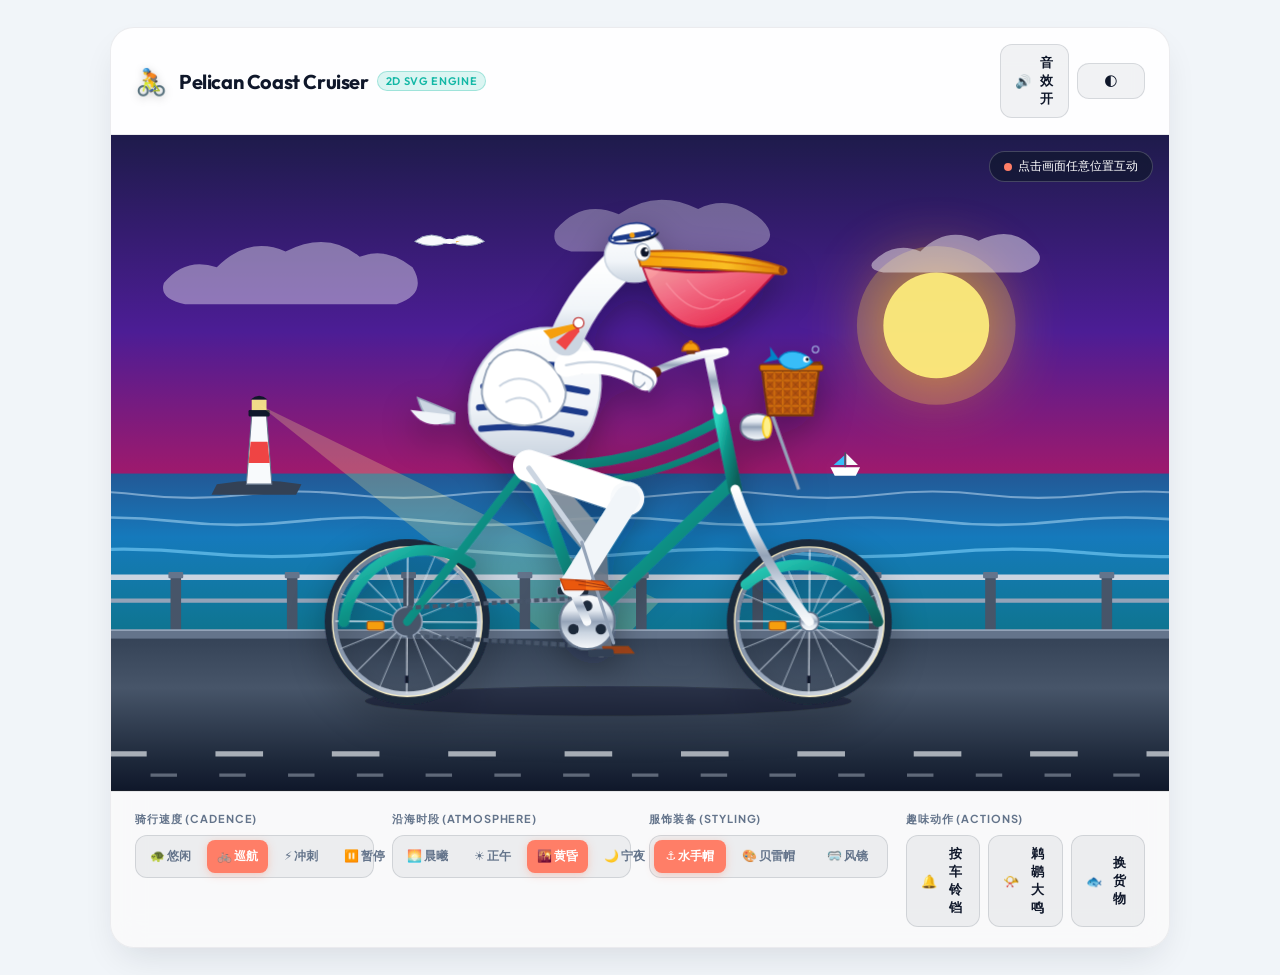
<file: works/issue-9.html>
<!DOCTYPE html>
<html lang="zh-CN">
<head>
  <meta charset="UTF-8">
  <meta name="viewport" content="width=device-width, initial-scale=1.0">
  <title>Pelican Coast Cruiser - 鹈鹕骑自行车 2D SVG 动画</title>
<style>
  :root {
    --bg-ground: #0d1527;
    --card-bg: rgba(26, 38, 65, 0.82);
    --card-border: rgba(255, 255, 255, 0.12);
    --card-shadow: 0 16px 36px -10px rgba(0, 0, 0, 0.45);
    --text-primary: #f8fafc;
    --text-secondary: #94a3b8;
    --accent: #ff7e67;
    --accent-hover: #ff9480;
    --accent-teal: #14b8a6;
    --accent-gold: #f59e0b;
    --btn-bg: rgba(255, 255, 255, 0.08);
    --btn-border: rgba(255, 255, 255, 0.16);
    --btn-active: #ff7e67;
    --font-heading: 'Outfit', system-ui, -apple-system, sans-serif;
    --font-ui: 'Plus Jakarta Sans', system-ui, -apple-system, sans-serif;
  }

  @media (prefers-color-scheme: light) {
    :root:not([data-theme="dark"]) {
      --bg-ground: #f1f5f9;
      --card-bg: rgba(255, 255, 255, 0.9);
      --card-border: rgba(15, 23, 42, 0.08);
      --card-shadow: 0 16px 36px -10px rgba(15, 23, 42, 0.12);
      --text-primary: #0f172a;
      --text-secondary: #64748b;
      --btn-bg: rgba(15, 23, 42, 0.05);
      --btn-border: rgba(15, 23, 42, 0.12);
    }
  }

  :root[data-theme="light"] {
    --bg-ground: #f1f5f9;
    --card-bg: rgba(255, 255, 255, 0.9);
    --card-border: rgba(15, 23, 42, 0.08);
    --card-shadow: 0 16px 36px -10px rgba(15, 23, 42, 0.12);
    --text-primary: #0f172a;
    --text-secondary: #64748b;
    --btn-bg: rgba(15, 23, 42, 0.05);
    --btn-border: rgba(15, 23, 42, 0.12);
  }

  :root[data-theme="dark"] {
    --bg-ground: #0d1527;
    --card-bg: rgba(26, 38, 65, 0.82);
    --card-border: rgba(255, 255, 255, 0.12);
    --card-shadow: 0 16px 36px -10px rgba(0, 0, 0, 0.45);
    --text-primary: #f8fafc;
    --text-secondary: #94a3b8;
    --btn-bg: rgba(255, 255, 255, 0.08);
    --btn-border: rgba(255, 255, 255, 0.16);
  }

  * {
    box-sizing: border-box;
    margin: 0;
    padding: 0;
    -webkit-tap-highlight-color: transparent;
  }

  body {
    background-color: var(--bg-ground);
    color: var(--text-primary);
    font-family: var(--font-ui);
    min-height: 100vh;
    display: flex;
    flex-direction: column;
    align-items: center;
    justify-content: flex-start;
    padding-block: clamp(16px, 3vh, 32px);
    padding-inline: 16px;
    user-select: none;
    transition: background-color 0.4s ease, color 0.4s ease;
  }

  .stage-container {
    width: 100%;
    max-width: 1060px;
    background: var(--card-bg);
    border: 1px solid var(--card-border);
    border-radius: 24px;
    box-shadow: var(--card-shadow);
    backdrop-filter: blur(16px);
    -webkit-backdrop-filter: blur(16px);
    overflow: hidden;
    display: flex;
    flex-direction: column;
    transition: all 0.3s ease;
  }

  .stage-header {
    display: flex;
    align-items: center;
    justify-content: space-between;
    padding: 16px 24px;
    border-bottom: 1px solid var(--card-border);
    flex-wrap: wrap;
    gap: 12px;
  }

  .brand-group {
    display: flex;
    align-items: center;
    gap: 12px;
  }

  .brand-icon {
    font-size: 26px;
    line-height: 1;
    filter: drop-shadow(0 2px 4px rgba(0,0,0,0.2));
  }

  .brand-title {
    font-family: var(--font-heading);
    font-size: 20px;
    font-weight: 700;
    letter-spacing: -0.02em;
    color: var(--text-primary);
    display: flex;
    align-items: center;
    gap: 8px;
  }

  .brand-badge {
    font-size: 11px;
    font-weight: 600;
    text-transform: uppercase;
    letter-spacing: 0.06em;
    padding: 2px 8px;
    border-radius: 999px;
    background: rgba(20, 184, 166, 0.15);
    color: #14b8a6;
    border: 1px solid rgba(20, 184, 166, 0.3);
  }

  .header-actions {
    display: flex;
    align-items: center;
    gap: 8px;
  }

  .svg-canvas-wrapper {
    position: relative;
    width: 100%;
    aspect-ratio: 1000 / 620;
    background: #111;
    overflow: hidden;
    cursor: pointer;
  }

  #pelicanScene {
    width: 100%;
    height: 100%;
    display: block;
  }

  /* Interactive overlay indicators */
  .interactive-hint {
    position: absolute;
    top: 16px;
    right: 16px;
    background: rgba(15, 23, 42, 0.65);
    color: #fff;
    font-size: 12px;
    font-weight: 500;
    padding: 6px 14px;
    border-radius: 20px;
    border: 1px solid rgba(255, 255, 255, 0.2);
    pointer-events: none;
    display: flex;
    align-items: center;
    gap: 6px;
    backdrop-filter: blur(8px);
    transition: opacity 0.5s ease;
  }

  .interactive-hint span.pulse-dot {
    width: 8px;
    height: 8px;
    border-radius: 50%;
    background: #ff7e67;
    animation: pulseGlow 1.8s infinite;
  }

  @keyframes pulseGlow {
    0%, 100% { opacity: 0.4; transform: scale(0.9); }
    50% { opacity: 1; transform: scale(1.2); }
  }

  /* Control Hub */
  .controls-panel {
    padding: 20px 24px;
    display: grid;
    grid-template-columns: repeat(auto-fit, minmax(220px, 1fr));
    gap: 18px;
    background: rgba(0, 0, 0, 0.02);
    border-top: 1px solid var(--card-border);
  }

  .control-card {
    display: flex;
    flex-direction: column;
    gap: 8px;
  }

  .control-label {
    font-size: 11px;
    font-weight: 700;
    text-transform: uppercase;
    letter-spacing: 0.08em;
    color: var(--text-secondary);
  }

  .btn-group {
    display: flex;
    gap: 6px;
    background: var(--btn-bg);
    padding: 4px;
    border-radius: 12px;
    border: 1px solid var(--btn-border);
  }

  .ctrl-btn {
    flex: 1;
    border: none;
    background: transparent;
    color: var(--text-secondary);
    font-family: var(--font-ui);
    font-size: 12px;
    font-weight: 600;
    padding: 8px 10px;
    border-radius: 8px;
    cursor: pointer;
    display: flex;
    align-items: center;
    justify-content: center;
    gap: 5px;
    transition: all 0.2s cubic-bezier(0.4, 0, 0.2, 1);
    white-space: nowrap;
  }

  .ctrl-btn:hover {
    color: var(--text-primary);
    background: rgba(255, 255, 255, 0.06);
  }

  .ctrl-btn.active {
    background: var(--btn-active);
    color: #ffffff;
    box-shadow: 0 2px 8px rgba(255, 126, 103, 0.35);
  }

  .action-buttons {
    display: flex;
    gap: 8px;
  }

  .action-btn {
    flex: 1;
    border: 1px solid var(--btn-border);
    background: var(--btn-bg);
    color: var(--text-primary);
    font-family: var(--font-ui);
    font-size: 13px;
    font-weight: 600;
    padding: 9px 14px;
    border-radius: 12px;
    cursor: pointer;
    display: flex;
    align-items: center;
    justify-content: center;
    gap: 8px;
    transition: all 0.2s ease;
  }

  .action-btn:hover {
    background: rgba(255, 255, 255, 0.12);
    border-color: rgba(255, 255, 255, 0.25);
    transform: translateY(-1px);
  }

  .action-btn:active {
    transform: translateY(1px);
  }

  .action-btn.bell-ringing {
    animation: bellShake 0.4s ease;
    background: #f59e0b;
    color: #fff;
    border-color: #d97706;
  }

  @keyframes bellShake {
    0%, 100% { transform: rotate(0deg); }
    20% { transform: rotate(-14deg); }
    40% { transform: rotate(12deg); }
    60% { transform: rotate(-8deg); }
    80% { transform: rotate(6deg); }
  }

  /* Audio toast indicator */
  .sound-toast {
    position: absolute;
    bottom: 20px;
    left: 50%;
    transform: translateX(-50%) translateY(20px);
    background: rgba(15, 23, 42, 0.9);
    color: #fff;
    font-size: 13px;
    font-weight: 600;
    padding: 8px 18px;
    border-radius: 999px;
    border: 1px solid rgba(255, 255, 255, 0.2);
    pointer-events: none;
    opacity: 0;
    transition: all 0.3s cubic-bezier(0.16, 1, 0.3, 1);
    display: flex;
    align-items: center;
    gap: 8px;
    box-shadow: 0 10px 25px rgba(0, 0, 0, 0.4);
    z-index: 20;
  }

  .sound-toast.show {
    opacity: 1;
    transform: translateX(-50%) translateY(0);
  }

  /* Responsive styling */
  @media (max-width: 640px) {
    .controls-panel {
      grid-template-columns: 1fr;
      padding: 16px;
      gap: 14px;
    }
    .stage-header {
      padding: 12px 16px;
    }
    .ctrl-btn {
      font-size: 11px;
      padding: 7px 6px;
    }
  }
</style>
  <link rel="preconnect" href="https://fonts.googleapis.com">
  <link rel="preconnect" href="https://fonts.gstatic.com" crossorigin>
  <link href="https://fonts.googleapis.com/css2?family=Outfit:wght@600;700;800&family=Plus+Jakarta+Sans:wght@500;600;700&display=swap" rel="stylesheet">
</head>
<body>

<div class="stage-container">
  <div class="stage-header">
    <div class="brand-group">
      <span class="brand-icon">🚴</span>
      <h1 class="brand-title">Pelican Coast Cruiser <span class="brand-badge">2D SVG Engine</span></h1>
    </div>
    <div class="header-actions">
      <button class="action-btn" id="toggleSoundBtn" title="切换声音 (Web Audio API)">
        <span id="soundIcon">🔊</span>
        <span id="soundText">音效开</span>
      </button>
      <button class="action-btn" id="themeToggleBtn" title="切换昼夜模式">
        <span id="themeIcon">🌓</span>
      </button>
    </div>
  </div>

  <div class="svg-canvas-wrapper" id="canvasWrapper">
    <svg id="pelicanScene" viewBox="0 0 1000 620" preserveAspectRatio="xMidYMid slice" xmlns="http://www.w3.org/2000/svg">
      <defs>
        <!-- Sky Gradients by Time of Day -->
        <linearGradient id="skyDawn" x1="0" y1="0" x2="0" y2="1">
          <stop offset="0%" stop-color="#312e81" />
          <stop offset="35%" stop-color="#6366f1" />
          <stop offset="65%" stop-color="#f43f5e" />
          <stop offset="85%" stop-color="#fb923c" />
          <stop offset="100%" stop-color="#fef08a" />
        </linearGradient>

        <linearGradient id="skyNoon" x1="0" y1="0" x2="0" y2="1">
          <stop offset="0%" stop-color="#0284c7" />
          <stop offset="40%" stop-color="#38bdf8" />
          <stop offset="75%" stop-color="#bae6fd" />
          <stop offset="100%" stop-color="#e0f2fe" />
        </linearGradient>

        <linearGradient id="skySunset" x1="0" y1="0" x2="0" y2="1">
          <stop offset="0%" stop-color="#1e1b4b" />
          <stop offset="30%" stop-color="#4c1d95" />
          <stop offset="60%" stop-color="#be185d" />
          <stop offset="82%" stop-color="#ea580c" />
          <stop offset="100%" stop-color="#facc15" />
        </linearGradient>

        <linearGradient id="skyNight" x1="0" y1="0" x2="0" y2="1">
          <stop offset="0%" stop-color="#030712" />
          <stop offset="45%" stop-color="#0b1329" />
          <stop offset="75%" stop-color="#111d3d" />
          <stop offset="100%" stop-color="#1e293b" />
        </linearGradient>

        <!-- Sea Horizon Gradients -->
        <linearGradient id="seaGrad" x1="0" y1="0" x2="0" y2="1">
          <stop offset="0%" stop-color="#0369a1" stop-opacity="0.8" />
          <stop offset="40%" stop-color="#0284c7" stop-opacity="0.9" />
          <stop offset="100%" stop-color="#0e7490" />
        </linearGradient>

        <!-- Promenade Pavement Gradient -->
        <linearGradient id="pavementGrad" x1="0" y1="0" x2="0" y2="1">
          <stop offset="0%" stop-color="#334155" />
          <stop offset="35%" stop-color="#475569" />
          <stop offset="80%" stop-color="#1e293b" />
          <stop offset="100%" stop-color="#0f172a" />
        </linearGradient>

        <!-- Bicycle Metallic Teal Gradient -->
        <linearGradient id="bikeFrameGrad" x1="0" y1="0" x2="1" y2="1">
          <stop offset="0%" stop-color="#2dd4bf" />
          <stop offset="45%" stop-color="#0d9488" />
          <stop offset="100%" stop-color="#115e59" />
        </linearGradient>

        <!-- Chrome Tubes Gradient -->
        <linearGradient id="chromeGrad" x1="0" y1="0" x2="0" y2="1">
          <stop offset="0%" stop-color="#ffffff" />
          <stop offset="30%" stop-color="#e2e8f0" />
          <stop offset="50%" stop-color="#94a3b8" />
          <stop offset="70%" stop-color="#cbd5e1" />
          <stop offset="100%" stop-color="#f8fafc" />
        </linearGradient>

        <!-- Rim Gradient -->
        <linearGradient id="rimGrad" x1="0" y1="0" x2="1" y2="1">
          <stop offset="0%" stop-color="#f8fafc" />
          <stop offset="50%" stop-color="#94a3b8" />
          <stop offset="100%" stop-color="#64748b" />
        </linearGradient>

        <!-- Pelican Feathers Gradient -->
        <linearGradient id="pelicanWhite" x1="0" y1="0" x2="0" y2="1">
          <stop offset="0%" stop-color="#ffffff" />
          <stop offset="60%" stop-color="#f1f5f9" />
          <stop offset="100%" stop-color="#cbd5e1" />
        </linearGradient>

        <!-- Pelican Beak Pouch Gradient (Warm fleshy coral) -->
        <linearGradient id="pouchGrad" x1="0" y1="0" x2="1" y2="1">
          <stop offset="0%" stop-color="#fca5a5" />
          <stop offset="35%" stop-color="#fb7185" />
          <stop offset="70%" stop-color="#f43f5e" />
          <stop offset="100%" stop-color="#e11d48" />
        </linearGradient>

        <!-- Pelican Bill Horn Gradient -->
        <linearGradient id="billGrad" x1="0" y1="0" x2="1" y2="0">
          <stop offset="0%" stop-color="#f59e0b" />
          <stop offset="60%" stop-color="#fbbf24" />
          <stop offset="100%" stop-color="#d97706" />
        </linearGradient>

        <!-- Leather Saddle Gradient -->
        <linearGradient id="saddleGrad" x1="0" y1="0" x2="1" y2="1">
          <stop offset="0%" stop-color="#9a3412" />
          <stop offset="40%" stop-color="#7c2d12" />
          <stop offset="100%" stop-color="#431407" />
        </linearGradient>

        <!-- Headlight Beam Gradient -->
        <linearGradient id="headlightBeam" x1="0" y1="0" x2="1" y2="0">
          <stop offset="0%" stop-color="#fef08a" stop-opacity="0.85" />
          <stop offset="40%" stop-color="#fef9c3" stop-opacity="0.35" />
          <stop offset="100%" stop-color="#fef08a" stop-opacity="0" />
        </linearGradient>

        <!-- Wicker Basket Pattern -->
        <pattern id="wickerPattern" width="8" height="8" patternUnits="userSpaceOnUse">
          <rect width="8" height="8" fill="#b45309" />
          <path d="M0 4h8M4 0v8" stroke="#d97706" stroke-width="1.2" />
          <path d="M0 0l8 8M8 0L0 8" stroke="#78350f" stroke-width="0.7" opacity="0.6" />
        </pattern>

        <!-- Drop Shadow Filter for Pelican and Bike -->
        <filter id="sceneShadow" x="-10%" y="-10%" width="130%" height="130%">
          <feDropShadow dx="0" dy="12" stdDeviation="16" flood-color="#020617" flood-opacity="0.35" />
        </filter>

        <!-- Wheel Spokes Template Definition -->
        <g id="spokesDef">
          <circle cx="0" cy="0" r="68" fill="none" stroke="url(#rimGrad)" stroke-width="4" />
          <!-- 16 Radial Spokes -->
          <line x1="0" y1="-68" x2="0" y2="68" stroke="#e2e8f0" stroke-width="1.2" opacity="0.8" />
          <line x1="-68" y1="0" x2="68" y2="0" stroke="#e2e8f0" stroke-width="1.2" opacity="0.8" />
          <line x1="-48" y1="-48" x2="48" y2="48" stroke="#cbd5e1" stroke-width="1" opacity="0.7" />
          <line x1="-48" y1="48" x2="48" y2="-48" stroke="#cbd5e1" stroke-width="1" opacity="0.7" />
          <line x1="-26" y1="-63" x2="26" y2="63" stroke="#cbd5e1" stroke-width="0.9" opacity="0.65" />
          <line x1="-63" y1="-26" x2="63" y2="26" stroke="#cbd5e1" stroke-width="0.9" opacity="0.65" />
          <line x1="-63" y1="26" x2="63" y2="-26" stroke="#cbd5e1" stroke-width="0.9" opacity="0.65" />
          <line x1="-26" y1="63" x2="26" y2="-63" stroke="#cbd5e1" stroke-width="0.9" opacity="0.65" />
          <!-- Hub -->
          <circle cx="0" cy="0" r="9" fill="url(#chromeGrad)" stroke="#64748b" stroke-width="1.5" />
          <circle cx="0" cy="0" r="4" fill="#0f172a" />
          <!-- Tire Valve -->
          <rect x="-1.5" y="-58" width="3" height="7" fill="#0f172a" />
          <!-- Amber Reflector on spokes -->
          <rect x="22" y="-8" width="16" height="8" rx="2" fill="#f59e0b" stroke="#b45309" stroke-width="1" />
        </g>
      </defs>

      <!-- LAYER 0: Sky Background -->
      <rect id="skyRect" x="0" y="0" width="1000" height="620" fill="url(#skySunset)" />

      <!-- LAYER 1: Sun / Moon and Atmospheric Celestial Elements -->
      <g id="celestialGroup">
        <!-- Sun (visible in day/sunset) -->
        <g id="sunElement" transform="translate(780, 180)">
          <circle cx="0" cy="0" r="50" fill="#fef08a" opacity="0.95" filter="drop-shadow(0 0 35px #f59e0b)" />
          <circle cx="0" cy="0" r="75" fill="#fde047" opacity="0.25" />
        </g>
        <!-- Moon (visible in night) -->
        <g id="moonElement" transform="translate(800, 140)" style="display: none;">
          <circle cx="0" cy="0" r="38" fill="#f8fafc" opacity="0.9" filter="drop-shadow(0 0 20px #93c5fd)" />
          <path d="M-10 -30 A 38 38 0 0 0 26 30 A 34 34 0 1 1 -10 -30" fill="#0b1329" />
          <!-- Stars -->
          <g id="starsGroup" opacity="0.8">
            <circle cx="-320" cy="-60" r="1.5" fill="#ffffff" />
            <circle cx="-250" cy="-20" r="2" fill="#bae6fd" />
            <circle cx="-180" cy="-80" r="1.5" fill="#ffffff" />
            <circle cx="-120" cy="-30" r="1" fill="#ffffff" />
            <circle cx="-450" cy="-70" r="2" fill="#fed7aa" />
            <circle cx="-540" cy="-40" r="1.5" fill="#ffffff" />
            <circle cx="-620" cy="-85" r="1.8" fill="#ffffff" />
            <circle cx="-680" cy="-25" r="1.2" fill="#bae6fd" />
          </g>
        </g>
      </g>

      <!-- LAYER 2: Drifting Clouds (Parallax Far) -->
      <g id="cloudsGroup">
        <path d="M50 140 q20 -25 50 -15 q30 -30 65 -15 q40 -20 70 5 q25 -10 50 10 q15 25 -15 35 h-200 q-25 -5 -20 -20 z" fill="#ffffff" opacity="0.4" />
        <path d="M420 90 q25 -30 60 -15 q35 -25 75 -5 q30 -15 60 10 q20 20 -10 30 h-170 q-20 -5 -15 -20 z" fill="#ffffff" opacity="0.32" />
        <path d="M720 120 q20 -20 45 -10 q25 -25 55 -10 q30 -15 50 5 q20 15 -10 25 h-130 q-15 -3 -10 -10 z" fill="#ffffff" opacity="0.45" />
      </g>

      <!-- LAYER 3: Distant Ocean Horizon & Moving Wave Crests -->
      <g id="seaGroup">
        <rect x="0" y="320" width="1000" height="150" fill="url(#seaGrad)" />
        <!-- Wave crest lines parallax group -->
        <g id="waveParallax">
          <path id="wavePath1" d="M-200 340 Q-150 334 -100 340 T0 340 T100 340 T200 340 T300 340 T400 340 T500 340 T600 340 T700 340 T800 340 T900 340 T1000 340 T1100 340 T1200 340" fill="none" stroke="#e0f2fe" stroke-width="2" opacity="0.45" />
          <path id="wavePath2" d="M-200 365 Q-140 358 -80 365 T40 365 T160 365 T280 365 T400 365 T520 365 T640 365 T760 365 T880 365 T1000 365 T1120 365 T1240 365" fill="none" stroke="#bae6fd" stroke-width="2.5" opacity="0.5" />
          <path id="wavePath3" d="M-200 395 Q-130 388 -60 395 T80 395 T220 395 T360 395 T500 395 T640 395 T780 395 T920 395 T1060 395 T1200 395" fill="none" stroke="#7dd3fc" stroke-width="3" opacity="0.6" />
        </g>
        <!-- Distant Lighthouse on Jetty -->
        <g id="lighthouseGroup" transform="translate(140, 245)">
          <!-- Jetty rocks -->
          <path d="M-40 85 Q0 78 40 85 L35 95 L-45 95 Z" fill="#334155" />
          <!-- Tower -->
          <polygon points="-12,85 12,85 7,20 -7,20" fill="#f8fafc" stroke="#64748b" stroke-width="1" />
          <polygon points="-10,65 10,65 8,45 -8,45" fill="#ef4444" />
          <rect x="-10" y="15" width="20" height="6" fill="#0f172a" rx="1" />
          <!-- Lantern Room & Dome -->
          <rect x="-7" y="5" width="14" height="10" fill="#fef08a" opacity="0.9" />
          <path d="M-8 5 Q0 -2 8 5 Z" fill="#0f172a" />
          <!-- Rotating Light Beam -->
          <polygon id="lighthouseBeam" points="0,10 420,-30 400,60" fill="#fef08a" opacity="0.25" />
        </g>
        <!-- Distant Sailboat -->
        <g id="distantBoat" transform="translate(680, 298)">
          <path d="M0 16 L28 16 L24 24 L4 24 Z" fill="#ffffff" />
          <line x1="14" y1="2" x2="14" y2="16" stroke="#475569" stroke-width="1.5" />
          <polygon points="15,3 26,14 15,14" fill="#f8fafc" />
          <polygon points="13,5 3,14 13,14" fill="#38bdf8" />
        </g>
      </g>

      <!-- LAYER 4: Seaside Promenade Boardwalk / Pier Railing (Midground Parallax) -->
      <g id="railingParallaxGroup">
        <!-- Repeating Pier Fence Posts & Rails -->
        <g id="railingRepeat">
          <!-- Top rail -->
          <line x1="-200" y1="418" x2="1200" y2="418" stroke="#cbd5e1" stroke-width="5" stroke-linecap="round" />
          <!-- Mid rail -->
          <line x1="-200" y1="440" x2="1200" y2="440" stroke="#94a3b8" stroke-width="4" stroke-linecap="round" />
          <!-- Posts every 110px -->
          <g id="fencePosts"></g>
        </g>
      </g>

      <!-- LAYER 5: Promenade Roadway & Pavement Lines (Foreground Parallax) -->
      <g id="groundGroup">
        <!-- Road base -->
        <rect x="0" y="470" width="1000" height="150" fill="url(#pavementGrad)" />
        <!-- Curbstone border -->
        <rect x="0" y="468" width="1000" height="8" fill="#64748b" />
        <line x1="0" y1="468" x2="1000" y2="468" stroke="#94a3b8" stroke-width="1.5" />
        <!-- Pavement stones / Speed dashes -->
        <g id="pavementDashesGroup">
          <line id="speedDash1" x1="0" y1="585" x2="1000" y2="585" stroke="#f1f5f9" stroke-width="5" stroke-dasharray="45 65" opacity="0.65" />
          <line id="speedDash2" x1="0" y1="605" x2="1000" y2="605" stroke="#cbd5e1" stroke-width="3" stroke-dasharray="25 40" opacity="0.4" />
        </g>
      </g>

      <!-- LAYER 6: Flying Seagull Companions -->
      <g id="seagullGroup" transform="translate(320, 110)">
        <path id="gullWingLeft" d="M0 0 Q14 -16 32 -8 Q18 4 0 0" fill="#f8fafc" stroke="#94a3b8" stroke-width="0.8" />
        <path id="gullWingRight" d="M0 0 Q-14 -16 -32 -8 Q-18 4 0 0" fill="#f8fafc" stroke="#94a3b8" stroke-width="0.8" />
        <ellipse cx="0" cy="0" rx="6" ry="2.5" fill="#f8fafc" />
        <polygon points="6,0 10,-0.5 6,1" fill="#f59e0b" />
      </g>

      <!-- ==================================================================== -->
      <!-- LAYER 7: MAIN CHARACTER (PELICAN ON VINTAGE CRUISER BICYCLE)         -->
      <!-- ==================================================================== -->
      <g id="pelicanRiderGroup" filter="url(#sceneShadow)">
        <!-- Ground Shadow Underneath Bike & Wheels -->
        <ellipse id="bikeGroundShadow" cx="470" cy="535" rx="230" ry="14" fill="#020617" opacity="0.4" />

        <!-- ------------------------------------------------------------- -->
        <!-- BACK / FAR SIDE OF BICYCLE (Left Leg & Far Pedal)            -->
        <!-- ------------------------------------------------------------- -->
        <!-- Far Leg Group (Behind frame, darker shade) -->
        <g id="farLegGroup" opacity="0.85" filter="brightness(0.72)">
          <!-- Far Thigh -->
          <path id="farThigh" d="M395 315 L430 380" stroke="#cbd5e1" stroke-width="26" stroke-linecap="round" />
          <!-- Far Shin -->
          <path id="farShin" d="M430 380 L440 455" stroke="#94a3b8" stroke-width="20" stroke-linecap="round" />
          <!-- Far Ankle & Orange Webbed Foot -->
          <polygon id="farFoot" points="420,455 458,455 464,463 416,463" fill="#ea580c" />
        </g>

        <!-- Far Pedal & Far Crank Arm -->
        <g id="farCrankGroup">
          <line id="farCrankArm" x1="450" y1="460" x2="420" y2="430" stroke="#64748b" stroke-width="6" stroke-linecap="round" />
          <!-- Far pedal spindle & block -->
          <rect id="farPedalBlock" x="408" y="426" width="24" height="7" rx="3" fill="#334155" />
        </g>

        <!-- Rear Wheel (Centered at 280, 460) -->
        <g id="rearWheelGroup" transform="translate(280, 460)">
          <!-- Tire -->
          <circle cx="0" cy="0" r="72" fill="none" stroke="#1e293b" stroke-width="12" />
          <circle cx="0" cy="0" r="70" fill="none" stroke="#fef3c7" stroke-width="2.5" />
          <!-- Spokes & Rim (Rotates dynamically) -->
          <use id="rearSpokesRotator" href="#spokesDef" />
          <!-- Rear Cog / Cassette -->
          <circle cx="0" cy="0" r="14" fill="#475569" stroke="#94a3b8" stroke-width="1.5" />
        </g>

        <!-- Front Wheel (Centered at 660, 460) -->
        <g id="frontWheelGroup" transform="translate(660, 460)">
          <!-- Tire -->
          <circle cx="0" cy="0" r="72" fill="none" stroke="#1e293b" stroke-width="12" />
          <circle cx="0" cy="0" r="70" fill="none" stroke="#fef3c7" stroke-width="2.5" />
          <!-- Spokes & Rim (Rotates dynamically) -->
          <use id="frontSpokesRotator" href="#spokesDef" />
        </g>

        <!-- ------------------------------------------------------------- -->
        <!-- BICYCLE FRAMEWORK (Classic Coastal Beach Cruiser)            -->
        <!-- ------------------------------------------------------------- -->
        <g id="bicycleFrameGroup">
          <!-- Rear Fender (Curved Mudguard) -->
          <path d="M220 460 A 78 78 0 0 1 340 405" fill="none" stroke="url(#bikeFrameGrad)" stroke-width="10" stroke-linecap="round" />
          <!-- Front Fender -->
          <path d="M600 425 A 78 78 0 0 1 725 460" fill="none" stroke="url(#bikeFrameGrad)" stroke-width="10" stroke-linecap="round" />

          <!-- Rear Dropouts to Seat Lug: Seatstays -->
          <line x1="280" y1="460" x2="395" y2="310" stroke="url(#bikeFrameGrad)" stroke-width="8" stroke-linecap="round" />
          <!-- Rear Dropouts to Bottom Bracket: Chainstays -->
          <line x1="280" y1="460" x2="450" y2="460" stroke="url(#bikeFrameGrad)" stroke-width="8" stroke-linecap="round" />

          <!-- Bottom Bracket (450, 460) to Seat Lug (395, 310): Seat Tube -->
          <line x1="450" y1="460" x2="395" y2="310" stroke="url(#bikeFrameGrad)" stroke-width="11" stroke-linecap="round" />

          <!-- Bottom Bracket (450, 460) to Head Tube Lower (585, 330): Down Tube -->
          <line x1="450" y1="460" x2="585" y2="330" stroke="url(#bikeFrameGrad)" stroke-width="12" stroke-linecap="round" />

          <!-- Retro Curved Twin Top Tube: Seat Lug to Head Tube -->
          <path d="M395 310 Q485 320 575 270" fill="none" stroke="url(#bikeFrameGrad)" stroke-width="9" stroke-linecap="round" />
          <path d="M395 325 Q485 340 580 290" fill="none" stroke="url(#bikeFrameGrad)" stroke-width="6" stroke-linecap="round" />

          <!-- Head Tube (575, 260) to (590, 335) -->
          <line x1="575" y1="260" x2="590" y2="335" stroke="url(#bikeFrameGrad)" stroke-width="13" stroke-linecap="round" />

          <!-- Front Fork: Head tube lower down to Front Wheel Hub (660, 460) -->
          <path d="M590 335 Q610 395 660 460" fill="none" stroke="url(#chromeGrad)" stroke-width="9" stroke-linecap="round" />

          <!-- Chaindrive: Rear Cog to Front Chainring -->
          <!-- Drive Chain Top/Bottom -->
          <line x1="280" y1="447" x2="450" y2="437" stroke="#475569" stroke-width="4" stroke-dasharray="5 3" />
          <line x1="280" y1="473" x2="450" y2="483" stroke="#475569" stroke-width="4" stroke-dasharray="5 3" />

          <!-- Front Chainring (Centered at 450, 460) -->
          <circle cx="450" cy="460" r="26" fill="url(#chromeGrad)" stroke="#64748b" stroke-width="2" />
          <!-- Chainring decorative circular cutouts -->
          <circle cx="450" cy="445" r="5" fill="#1e293b" />
          <circle cx="463" cy="467" r="5" fill="#1e293b" />
          <circle cx="437" cy="467" r="5" fill="#1e293b" />

          <!-- Seatpost emerging from Seat Tube -->
          <line x1="395" y1="310" x2="385" y2="280" stroke="url(#chromeGrad)" stroke-width="8" stroke-linecap="round" />

          <!-- Saddle Springs & Leather Seat (Moves with slight vertical bob) -->
          <g id="saddleGroup" transform="translate(385, 275)">
            <!-- Dual Chrome Coil Springs -->
            <path d="M-15 5 Q-10 -2 -5 5 Q0 12 5 5" fill="none" stroke="url(#chromeGrad)" stroke-width="3.5" />
            <path d="M-22 8 Q-16 0 -10 8 Q-4 16 2 8" fill="none" stroke="url(#chromeGrad)" stroke-width="3.5" />
            <!-- Brooks-style Sprung Leather Saddle -->
            <path d="M-30 0 C-30 -14 0 -14 26 -8 C34 -5 32 4 20 5 C5 6 -10 8 -24 8 Z" fill="url(#saddleGrad)" stroke="#290e05" stroke-width="1.5" />
            <!-- Brass Rivets -->
            <circle cx="-20" cy="3" r="2" fill="#f59e0b" />
            <circle cx="-10" cy="3" r="2" fill="#f59e0b" />
            <circle cx="0" cy="3" r="2" fill="#f59e0b" />
          </g>

          <!-- Quill Stem & Handlebars -->
          <!-- Stem rising from head tube -->
          <path d="M575 260 L565 210 L580 205" fill="none" stroke="url(#chromeGrad)" stroke-width="8" stroke-linecap="round" />
          <!-- Swept Cruiser Handlebar -->
          <path d="M580 205 C555 205 520 220 500 230" fill="none" stroke="url(#chromeGrad)" stroke-width="7" stroke-linecap="round" />
          <!-- Leather Handlebar Grip -->
          <path d="M515 224 L498 232" stroke="url(#saddleGrad)" stroke-width="10" stroke-linecap="round" />

          <!-- Brass Bicycle Bell on Handlebar -->
          <g id="bikeBellGroup" transform="translate(548, 204)" style="cursor: pointer;">
            <!-- Bell Dome -->
            <path id="bellDome" d="M-8 0 A 8 8 0 0 1 8 0 Z" fill="#f59e0b" stroke="#b45309" stroke-width="1.5" />
            <circle cx="0" cy="-8" r="2" fill="#d97706" />
            <rect x="-4" y="0" width="8" height="3" fill="#78350f" />
            <!-- Animated Sound Note Ping Wave (Hidden by default) -->
            <g id="bellNotes" opacity="0">
              <text x="6" y="-12" font-size="16" fill="#f59e0b" font-weight="bold">♫</text>
              <circle cx="0" cy="-6" r="14" fill="none" stroke="#f59e0b" stroke-width="1.5" stroke-dasharray="3 3" />
            </g>
          </g>

          <!-- Vintage Bullet Headlight & Dynamic Light Cone -->
          <g id="headlightGroup" transform="translate(605, 270)">
            <!-- Light Beam (Active in sunset/night) -->
            <polygon id="bicycleLightCone" points="15,-4 380,-70 420,180 15,16" fill="url(#headlightBeam)" opacity="0" />
            <!-- Bullet Chrome Shell -->
            <path d="M-10 6 C-10 -8 10 -8 15 -4 L15 16 C10 20 -10 20 -10 6 Z" fill="url(#chromeGrad)" stroke="#64748b" stroke-width="1.5" />
            <!-- Glass Lens -->
            <ellipse cx="15" cy="6" rx="4" ry="10" fill="#fef08a" stroke="#facc15" stroke-width="1.5" />
          </g>

          <!-- Front Wicker Basket (Mounted over front wheel) -->
          <g id="frontBasketGroup" transform="translate(615, 220)">
            <!-- Basket Supports -->
            <line x1="10" y1="45" x2="35" y2="115" stroke="#94a3b8" stroke-width="3" />
            <!-- Basket Container -->
            <polygon points="0,0 55,-5 48,45 6,45" fill="url(#wickerPattern)" stroke="#78350f" stroke-width="2" rx="4" />
            <rect x="-2" y="-3" width="60" height="6" rx="2" fill="#d97706" stroke="#78350f" stroke-width="1.2" />

            <!-- Basket Cargo 1: Friendly Little Sardine (Peeking out) -->
            <g id="cargoFish" transform="translate(26, -6)">
              <path id="fishBody" d="M-10 0 C-4 -12 14 -10 22 0 C14 10 -4 12 -10 0 Z" fill="#38bdf8" stroke="#0284c7" stroke-width="1.2" />
              <!-- Fish Tail Fins -->
              <path id="fishTail" d="M-10 0 L-22 -8 L-18 0 L-22 8 Z" fill="#0284c7" />
              <!-- Fish Eye -->
              <circle cx="16" cy="-2" r="3" fill="#ffffff" />
              <circle cx="17" cy="-2" r="1.5" fill="#0f172a" />
              <!-- Water Bubbles -->
              <circle id="fishBubble" cx="24" cy="-12" r="3" fill="none" stroke="#bae6fd" stroke-width="1" opacity="0.8" />
            </g>

            <!-- Basket Cargo 2: Fresh French Baguette (Alternative cargo) -->
            <g id="cargoBaguette" transform="translate(20, -14) rotate(-28)" style="display: none;">
              <rect x="-10" y="-8" width="55" height="15" rx="7" fill="#d97706" stroke="#92400e" stroke-width="1.5" />
              <line x1="2" y1="-5" x2="10" y2="5" stroke="#fde68a" stroke-width="2" />
              <line x1="16" y1="-5" x2="24" y2="5" stroke="#fde68a" stroke-width="2" />
              <line x1="30" y1="-5" x2="38" y2="5" stroke="#fde68a" stroke-width="2" />
            </g>
          </g>
        </g>

        <!-- ------------------------------------------------------------- -->
        <!-- THE PELICAN (Body, Head, Gular Pouch, Arms, and Near Leg)    -->
        <!-- ------------------------------------------------------------- -->
        <!-- Pelican Body Core Group (Subject to pedaling rhythm bob & tilt) -->
        <g id="pelicanRiderBody" transform="translate(0, 0)">
          <!-- Pelican Tail Feathers -->
          <g id="pelicanTail" transform="translate(325, 260)">
            <path d="M0 0 L-36 -12 C-32 0 -25 15 0 10 Z" fill="#cbd5e1" stroke="#94a3b8" stroke-width="1.5" />
            <path d="M-5 2 L-42 0 C-35 8 -25 18 -4 8 Z" fill="#f1f5f9" />
          </g>

          <!-- Plump Torso (Sitting on Saddle) -->
          <path id="pelicanTorso" d="M340 270 C330 220 370 175 420 180 C465 185 470 230 455 270 C440 310 365 315 340 270 Z" fill="url(#pelicanWhite)" stroke="#cbd5e1" stroke-width="2" />

          <!-- Breton Stripe Sailor Jersey on Torso -->
          <g id="sailorJersey">
            <path d="M360 215 Q410 210 445 220" stroke="#1e3a8a" stroke-width="6" fill="none" stroke-linecap="round" />
            <path d="M352 235 Q405 230 450 240" stroke="#1e3a8a" stroke-width="6" fill="none" stroke-linecap="round" />
            <path d="M348 255 Q400 250 448 260" stroke="#1e3a8a" stroke-width="6" fill="none" stroke-linecap="round" />
            <path d="M350 275 Q395 270 435 280" stroke="#1e3a8a" stroke-width="6" fill="none" stroke-linecap="round" />
          </g>

          <!-- Left Wing (Resting folded along body flank) -->
          <g id="pelicanWingFlank" transform="translate(355, 195)">
            <path d="M0 25 C15 -10 65 5 75 45 C75 75 35 85 10 70 C-10 55 -5 40 0 25 Z" fill="#ffffff" stroke="#94a3b8" stroke-width="1.8" />
            <!-- Wing covert feathers -->
            <path d="M12 40 C30 25 55 35 60 55" fill="none" stroke="#cbd5e1" stroke-width="2" />
            <path d="M18 55 C35 45 50 55 52 70" fill="none" stroke="#cbd5e1" stroke-width="2" />
          </g>

          <!-- Right Arm / Wing (Reaching forward to grip handlebar at 500, 230) -->
          <g id="pelicanArmHoldingBar">
            <!-- Wing limb extending forward -->
            <path d="M430 215 Q470 205 505 228" fill="none" stroke="#ffffff" stroke-width="22" stroke-linecap="round" />
            <path d="M430 215 Q470 205 505 228" fill="none" stroke="#cbd5e1" stroke-width="2" stroke-linecap="round" />
            <!-- Wingtip Feathers wrapping around Handlebar Grip -->
            <path d="M495 220 Q515 225 500 236 Q490 235 495 220" fill="#f8fafc" stroke="#94a3b8" stroke-width="1.5" />
            <path d="M502 223 Q520 230 508 240" fill="#f8fafc" stroke="#94a3b8" stroke-width="1.5" />
          </g>

          <!-- S-curved Pelican Neck -->
          <g id="pelicanNeckGroup">
            <path id="pelicanNeck" d="M430 190 C445 155 460 140 480 120" fill="none" stroke="url(#pelicanWhite)" stroke-width="32" stroke-linecap="round" />
            <!-- Red / Yellow Sailor Neckerchief fluttering in the wind -->
            <g id="sailorScarf" transform="translate(442, 175)">
              <polygon points="0,0 -26,10 -20,20 -2,8" fill="#ef4444" />
              <polygon points="0,0 -34,-4 -30,6 -2,4" fill="#f59e0b" />
              <circle cx="0" cy="0" r="5" fill="#ffffff" stroke="#b91c1c" stroke-width="1" />
            </g>
          </g>

          <!-- ----------------------------------------------------------- -->
          <!-- PELICAN HEAD, EXPANDABLE GULAR POUCH, BEAK & EXPRESSION     -->
          <!-- ----------------------------------------------------------- -->
          <g id="pelicanHeadGroup" transform="translate(485, 110)">
            <!-- Pelican Skull / Head Dome -->
            <ellipse cx="10" cy="0" rx="28" ry="24" fill="url(#pelicanWhite)" stroke="#cbd5e1" stroke-width="1.5" />

            <!-- Jaunty Sailor Cap / Beret (Switchable accessory) -->
            <g id="hatSailorCap" transform="translate(8, -20) rotate(-10)">
              <!-- Cap crown -->
              <ellipse cx="0" cy="0" rx="22" ry="7" fill="#ffffff" stroke="#1e3a8a" stroke-width="2" />
              <path d="M-20 0 C-18 -15 18 -15 20 0 Z" fill="#ffffff" stroke="#1e3a8a" stroke-width="1.5" />
              <!-- Dark navy band -->
              <rect x="-18" y="-2" width="36" height="5" fill="#1e3a8a" />
              <!-- Gold Anchor Emblem -->
              <circle cx="0" cy="0" r="2.5" fill="#f59e0b" />
              <!-- Black Visor Brim -->
              <path d="M-6 3 Q16 8 26 1 L24 4 Q14 10 -6 5 Z" fill="#0f172a" />
            </g>

            <!-- Alternative Hat: French Beret (Hidden by default) -->
            <g id="hatBeret" transform="translate(8, -18) rotate(-14)" style="display: none;">
              <ellipse cx="0" cy="0" rx="28" ry="10" fill="#dc2626" />
              <line x1="0" y1="-8" x2="0" y2="-13" stroke="#991b1b" stroke-width="2.5" stroke-linecap="round" />
            </g>

            <!-- Alternative Hat: Aviator Goggles (Hidden by default) -->
            <g id="hatGoggles" transform="translate(18, -4)" style="display: none;">
              <!-- Leather strap -->
              <path d="M-35 0 L0 0" stroke="#78350f" stroke-width="4" />
              <!-- Left & Right Lens -->
              <rect x="-6" y="-10" width="16" height="18" rx="4" fill="#38bdf8" stroke="#0f172a" stroke-width="2.5" opacity="0.9" />
              <rect x="14" y="-10" width="16" height="18" rx="4" fill="#38bdf8" stroke="#0f172a" stroke-width="2.5" opacity="0.9" />
              <line x1="10" y1="-2" x2="14" y2="-2" stroke="#0f172a" stroke-width="3" />
            </g>

            <!-- Huge Expandable Throat Pouch (Gular Sac) -->
            <!-- Dynamically deformed on honk / click -->
            <path id="pelicanPouch" d="M18 10 C35 60 70 85 110 50 C125 35 140 20 148 10 C100 16 55 18 18 10 Z" fill="url(#pouchGrad)" opacity="0.95" stroke="#be123c" stroke-width="1.8" />
            <!-- Pouch subtle vascular / elasticity ridges -->
            <path d="M40 25 Q70 65 95 40" fill="none" stroke="#fda4af" stroke-width="1.2" opacity="0.6" />
            <path d="M60 22 Q85 55 115 32" fill="none" stroke="#fda4af" stroke-width="1.2" opacity="0.6" />

            <!-- Long Upper Beak / Mandible with Hooked Nail -->
            <path id="pelicanBill" d="M12 -4 C55 -8 115 -2 150 10 C154 11 156 16 150 17 C135 15 80 12 16 9 Z" fill="url(#billGrad)" stroke="#b45309" stroke-width="1.8" />
            <!-- Bill Tip Hook (Nail) -->
            <path d="M148 9 Q156 12 150 18 Q144 14 148 9 Z" fill="#92400e" />
            <!-- Bill central ridge groove -->
            <path d="M22 0 Q80 2 142 11" fill="none" stroke="#d97706" stroke-width="1.5" />

            <!-- Friendly Eye with Eyelid Blink Animation -->
            <g id="pelicanEyeGroup" transform="translate(18, -4)">
              <!-- Sclera -->
              <ellipse cx="0" cy="0" rx="7" ry="8" fill="#ffffff" stroke="#94a3b8" stroke-width="1" />
              <!-- Pupil & Iris -->
              <ellipse id="pelicanPupil" cx="2" cy="0" rx="4" ry="4.5" fill="#0f172a" />
              <!-- Catchlight reflection -->
              <circle cx="3.5" cy="-2" r="1.5" fill="#ffffff" />
              <!-- Eyelid (Scales Y to 1 during blink) -->
              <path id="pelicanEyelid" d="M-8 -8 Q0 2 8 -8 Z" fill="#f1f5f9" stroke="#94a3b8" stroke-width="1.2" style="transform-origin: 0px 0px; transform: scaleY(0);" />
            </g>
          </g>
        </g>

        <!-- ------------------------------------------------------------- -->
        <!-- FOREGROUND / NEAR SIDE LEG & PEDAL (Connected to Crank)       -->
        <!-- ------------------------------------------------------------- -->
        <g id="nearCrankAndLegGroup">
          <!-- Near Crank Arm (Centered at 450, 460) -->
          <line id="nearCrankArm" x1="450" y1="460" x2="475" y2="485" stroke="url(#chromeGrad)" stroke-width="8" stroke-linecap="round" />
          <!-- Near Pedal Platform (Stays horizontal) -->
          <rect id="nearPedalPlatform" x="460" y="482" width="30" height="8" rx="3" fill="#1e293b" stroke="#64748b" stroke-width="1" />

          <!-- Near Leg (Thigh, Knee, Shin, Ankle, Foot) -->
          <g id="nearLegGroup">
            <!-- Near Thigh -->
            <path id="nearThigh" d="M395 315 L445 385" stroke="#ffffff" stroke-width="30" stroke-linecap="round" />
            <path id="nearThighShade" d="M395 315 L445 385" stroke="#cbd5e1" stroke-width="5" stroke-linecap="round" />
            <!-- Near Knee Joint Cap -->
            <circle id="nearKneeJoint" cx="445" cy="385" r="16" fill="#f8fafc" />

            <!-- Near Shin -->
            <path id="nearShin" d="M445 385 L475 480" stroke="#f1f5f9" stroke-width="24" stroke-linecap="round" />
            <path id="nearShinLine" d="M445 385 L475 480" stroke="#94a3b8" stroke-width="3" stroke-linecap="round" />

            <!-- Orange Webbed Ankle & Foot (Resting on near pedal) -->
            <g id="nearFootGroup" transform="translate(475, 480)">
              <!-- Foot base wedge -->
              <polygon points="-12,-5 28,-3 36,5 -8,5" fill="#ea580c" stroke="#c2410c" stroke-width="1.2" />
              <!-- Webbing scallops between 3 toes -->
              <path d="M12 -4 Q24 -1 35 3 Q24 6 12 5" fill="#f97316" />
              <line x1="2" y1="-4" x2="33" y2="2" stroke="#9a3412" stroke-width="1" />
              <line x1="5" y1="0" x2="35" y2="4" stroke="#9a3412" stroke-width="1" />
            </g>
          </g>
        </g>
      </g>
    </svg>

    <div class="interactive-hint">
      <span class="pulse-dot"></span>
      <span>点击画面任意位置互动</span>
    </div>

    <div class="sound-toast" id="soundToast">
      <span id="toastIcon">🔔</span>
      <span id="toastMsg">叮叮！</span>
    </div>
  </div>

  <!-- CONTROL HUB -->
  <div class="controls-panel">
    <!-- Cadence / Speed Control -->
    <div class="control-card">
      <span class="control-label">骑行速度 (Cadence)</span>
      <div class="btn-group">
        <button class="ctrl-btn" data-speed="0.5">🐢 悠闲</button>
        <button class="ctrl-btn active" data-speed="1.0">🚲 巡航</button>
        <button class="ctrl-btn" data-speed="2.2">⚡ 冲刺</button>
        <button class="ctrl-btn" data-speed="0">⏸️ 暂停</button>
      </div>
    </div>

    <!-- Time of Day / Atmosphere -->
    <div class="control-card">
      <span class="control-label">沿海时段 (Atmosphere)</span>
      <div class="btn-group">
        <button class="ctrl-btn" data-time="dawn">🌅 晨曦</button>
        <button class="ctrl-btn" data-time="noon">☀️ 正午</button>
        <button class="ctrl-btn active" data-time="sunset">🌇 黄昏</button>
        <button class="ctrl-btn" data-time="night">🌙 宁夜</button>
      </div>
    </div>

    <!-- Accessory Switcher -->
    <div class="control-card">
      <span class="control-label">服饰装备 (Styling)</span>
      <div class="btn-group">
        <button class="ctrl-btn active" data-hat="sailor">⚓ 水手帽</button>
        <button class="ctrl-btn" data-hat="beret">🎨 贝雷帽</button>
        <button class="ctrl-btn" data-hat="goggles">🥽 风镜</button>
      </div>
    </div>

    <!-- Fun Interactive Triggers -->
    <div class="control-card">
      <span class="control-label">趣味动作 (Actions)</span>
      <div class="action-buttons">
        <button class="action-btn" id="ringBellBtn">
          <span>🔔</span> 按车铃铛
        </button>
        <button class="action-btn" id="honkPouchBtn">
          <span>📯</span> 鹈鹕大鸣
        </button>
        <button class="action-btn" id="toggleCargoBtn" title="切换车筐货物">
          <span id="cargoIcon">🐟</span> 换货物
        </button>
      </div>
    </div>
  </div>
</div>

<script>
  /**
   * Pelican Coast Cruiser - 2D SVG Animation & Kinematics Engine
   * High performance requestAnimationFrame loop with full 2-bone Inverse Kinematics (IK),
   * parallax scenery scrolling, and synthetic Web Audio sound synthesis.
   */

  // --- AUDIO SYNTHESIS MODULE (Web Audio API) ---
  let audioCtx = null;
  let soundEnabled = true;

  function initAudio() {
    if (!audioCtx) {
      const AudioContextClass = window.AudioContext || window.webkitAudioContext;
      if (AudioContextClass) {
        audioCtx = new AudioContextClass();
      }
    }
    if (audioCtx && audioCtx.state === 'suspended') {
      audioCtx.resume();
    }
  }

  // Play bicycle brass bell dual chime ("Ding-Ding!")
  function playBikeBell() {
    if (!soundEnabled) return;
    initAudio();
    if (!audioCtx) return;

    const now = audioCtx.currentTime;

    // Harmonic partials for authentic resonant brass bell chime
    const bellFrequencies = [
      { freq: 2040, decay: 0.6, gain: 0.28 },
      { freq: 2480, decay: 0.5, gain: 0.22 },
      { freq: 4120, decay: 0.25, gain: 0.12 }
    ];

    function chime(timeOffset, volumeMultiplier) {
      bellFrequencies.forEach(partial => {
        const osc = audioCtx.createOscillator();
        const gainNode = audioCtx.createGain();

        osc.type = 'sine';
        osc.frequency.setValueAtTime(partial.freq, now + timeOffset);

        gainNode.gain.setValueAtTime(0, now + timeOffset);
        gainNode.gain.linearRampToValueAtTime(partial.gain * volumeMultiplier, now + timeOffset + 0.003);
        gainNode.gain.exponentialRampToValueAtTime(0.0001, now + timeOffset + partial.decay);

        osc.connect(gainNode);
        gainNode.connect(audioCtx.destination);

        osc.start(now + timeOffset);
        osc.stop(now + timeOffset + partial.decay);
      });
    }

    // First Ding
    chime(0, 1.0);
    // Second Ding (higher strike velocity)
    chime(0.12, 1.15);
  }

  // Play comical pelican throat honk / squawk
  function playPelicanHonk() {
    if (!soundEnabled) return;
    initAudio();
    if (!audioCtx) return;

    const now = audioCtx.currentTime;
    const osc = audioCtx.createOscillator();
    const filter = audioCtx.createBiquadFilter();
    const gainNode = audioCtx.createGain();

    osc.type = 'sawtooth';
    // Frequency drop for comical cartoon throat sound
    osc.frequency.setValueAtTime(175, now);
    osc.frequency.exponentialRampToValueAtTime(85, now + 0.28);

    // Formant vocal filter
    filter.type = 'bandpass';
    filter.frequency.setValueAtTime(680, now);
    filter.Q.setValueAtTime(3.5, now);

    gainNode.gain.setValueAtTime(0, now);
    gainNode.gain.linearRampToValueAtTime(0.35, now + 0.02);
    gainNode.gain.exponentialRampToValueAtTime(0.001, now + 0.3);

    osc.connect(filter);
    filter.connect(gainNode);
    gainNode.connect(audioCtx.destination);

    osc.start(now);
    osc.stop(now + 0.32);
  }

  // UI Toast notification
  const soundToast = document.getElementById('soundToast');
  const toastIcon = document.getElementById('toastIcon');
  const toastMsg = document.getElementById('toastMsg');
  let toastTimeout = null;

  function showToast(icon, text) {
    toastIcon.textContent = icon;
    toastMsg.textContent = text;
    soundToast.classList.add('show');
    clearTimeout(toastTimeout);
    toastTimeout = setTimeout(() => {
      soundToast.classList.remove('show');
    }, 1400);
  }

  // --- SCENE & SVG KINEMATICS ENGINE ---
  const state = {
    speed: 1.0,               // Multiplier: 0 (paused), 0.5 (chill), 1.0 (cruise), 2.2 (sprint)
    targetSpeed: 1.0,
    cadence: 4.2,             // Base angular velocity (rad/s)
    crankAngle: 0,
    wheelAngle: 0,
    timeOfDay: 'sunset',      // 'dawn', 'noon', 'sunset', 'night'
    hat: 'sailor',            // 'sailor', 'beret', 'goggles'
    cargo: 'fish',            // 'fish', 'baguette'
    pouchStretch: 0,          // 0 to 1 for jiggle/honk deformation
    blinkTimer: 2.0,
    blinkProgress: 0,
    sceneryOffsetFar: 0,
    sceneryOffsetMid: 0,
    sceneryOffsetNear: 0,
    fishJiggleAngle: 0,
    lastTime: performance.now()
  };

  // Fixed Anchor Points & Geometry Dimensions
  const GEOM = {
    // Crank center
    crankX: 450,
    crankY: 460,
    crankR: 32,
    // Pelican Hip position (relative to saddle)
    hipBaseX: 395,
    hipBaseY: 310,
    // Leg segment lengths for 2-bone Inverse Kinematics (IK)
    thighLen: 98,
    shinLen: 96,
    // Wheelbase
    rearWheelX: 280,
    frontWheelX: 660,
    wheelsY: 460
  };

  // DOM Elements cache
  const dom = {
    canvasWrapper: document.getElementById('canvasWrapper'),
    skyRect: document.getElementById('skyRect'),
    sunElement: document.getElementById('sunElement'),
    moonElement: document.getElementById('moonElement'),
    lighthouseBeam: document.getElementById('lighthouseBeam'),
    wavePath1: document.getElementById('wavePath1'),
    wavePath2: document.getElementById('wavePath2'),
    wavePath3: document.getElementById('wavePath3'),
    fencePosts: document.getElementById('fencePosts'),
    speedDash1: document.getElementById('speedDash1'),
    speedDash2: document.getElementById('speedDash2'),
    seagullGroup: document.getElementById('seagullGroup'),
    gullWingLeft: document.getElementById('gullWingLeft'),
    gullWingRight: document.getElementById('gullWingRight'),
    // Bicycle Parts
    rearSpokesRotator: document.getElementById('rearSpokesRotator'),
    frontSpokesRotator: document.getElementById('frontSpokesRotator'),
    saddleGroup: document.getElementById('saddleGroup'),
    bicycleLightCone: document.getElementById('bicycleLightCone'),
    bikeBellGroup: document.getElementById('bikeBellGroup'),
    bellDome: document.getElementById('bellDome'),
    bellNotes: document.getElementById('bellNotes'),
    // Legs & Cranks
    nearCrankArm: document.getElementById('nearCrankArm'),
    nearPedalPlatform: document.getElementById('nearPedalPlatform'),
    nearThigh: document.getElementById('nearThigh'),
    nearShin: document.getElementById('nearShin'),
    nearKneeJoint: document.getElementById('nearKneeJoint'),
    nearFootGroup: document.getElementById('nearFootGroup'),
    farCrankArm: document.getElementById('farCrankArm'),
    farPedalBlock: document.getElementById('farPedalBlock'),
    farThigh: document.getElementById('farThigh'),
    farShin: document.getElementById('farShin'),
    farFoot: document.getElementById('farFoot'),
    // Pelican Body & Head
    pelicanRiderBody: document.getElementById('pelicanRiderBody'),
    pelicanHeadGroup: document.getElementById('pelicanHeadGroup'),
    pelicanNeck: document.getElementById('pelicanNeck'),
    pelicanTail: document.getElementById('pelicanTail'),
    pelicanPouch: document.getElementById('pelicanPouch'),
    pelicanEyelid: document.getElementById('pelicanEyelid'),
    sailorScarf: document.getElementById('sailorScarf'),
    // Hats
    hatSailorCap: document.getElementById('hatSailorCap'),
    hatBeret: document.getElementById('hatBeret'),
    hatGoggles: document.getElementById('hatGoggles'),
    // Cargo
    cargoFish: document.getElementById('cargoFish'),
    cargoBaguette: document.getElementById('cargoBaguette'),
    cargoIcon: document.getElementById('cargoIcon'),
    fishBody: document.getElementById('fishBody'),
    fishTail: document.getElementById('fishTail'),
    fishBubble: document.getElementById('fishBubble')
  };

  // Generate Fence Posts for Parallax Railing
  function initFencePosts() {
    let html = '';
    for (let x = -200; x <= 1200; x += 110) {
      html += `<rect x="${x}" y="415" width="10" height="55" fill="#475569" rx="1.5" />`;
      html += `<rect x="${x - 2}" y="413" width="14" height="6" fill="#64748b" rx="1" />`;
    }
    dom.fencePosts.innerHTML = html;
  }
  initFencePosts();

  /**
   * 2D Two-Bone Inverse Kinematics (IK) Solver
   * Computes exact knee position given Hip (origin) and Ankle (target).
   */
  function solve2BoneIK(hipX, hipY, ankleX, ankleY, L1, L2, bendForward = true) {
    const dx = ankleX - hipX;
    const dy = ankleY - hipY;
    let dist = Math.hypot(dx, dy);

    // Clamp distance within reach limits
    const maxReach = (L1 + L2) * 0.999;
    const minReach = Math.abs(L1 - L2) * 1.05;
    dist = Math.max(minReach, Math.min(maxReach, dist));

    // Base angle from hip to ankle
    const baseAngle = Math.atan2(dy, dx);

    // Law of Cosines for thigh angle offset
    const cosThigh = (L1 * L1 + dist * dist - L2 * L2) / (2 * L1 * dist);
    const clampedCos = Math.max(-1, Math.min(1, cosThigh));
    const thighOffset = Math.acos(clampedCos);

    const kneeAngle = bendForward ? (baseAngle - thighOffset) : (baseAngle + thighOffset);

    const kneeX = hipX + L1 * Math.cos(kneeAngle);
    const kneeY = hipY + L1 * Math.sin(kneeAngle);

    return { kneeX, kneeY };
  }

  /**
   * Main Render Loop (Executed each frame via requestAnimationFrame)
   */
  function animate(now) {
    const dt = Math.min((now - state.lastTime) / 1000, 0.1); // Clamp delta time to avoid jumps
    state.lastTime = now;

    // Smooth speed interpolation
    state.speed += (state.targetSpeed - state.speed) * Math.min(dt * 8, 1);

    const effectiveCadence = state.cadence * state.speed;

    if (state.speed > 0.001) {
      // Advance crank angle (clockwise)
      state.crankAngle = (state.crankAngle + effectiveCadence * dt) % (Math.PI * 2);

      // Wheel rotation (Gear ratio ~2.2x wheel turns per crank turn)
      state.wheelAngle = (state.wheelAngle + effectiveCadence * 2.2 * dt) % (Math.PI * 2);

      // Scenery Parallax Progression
      state.sceneryOffsetNear = (state.sceneryOffsetNear + state.speed * 420 * dt) % 1000;
      state.sceneryOffsetMid = (state.sceneryOffsetMid + state.speed * 180 * dt) % 110;
      state.sceneryOffsetFar = (state.sceneryOffsetFar + state.speed * 45 * dt) % 1000;
    }

    // --- 1. UPDATE WHEELS ROTATION ---
    const wheelDeg = (state.wheelAngle * 180 / Math.PI) % 360;
    dom.rearSpokesRotator.setAttribute('transform', `rotate(${wheelDeg})`);
    dom.frontSpokesRotator.setAttribute('transform', `rotate(${wheelDeg})`);

    // --- 2. UPDATE SCENERY PARALLAX ---
    // Moving speed road markings
    dom.speedDash1.setAttribute('stroke-dashoffset', -state.sceneryOffsetNear);
    dom.speedDash2.setAttribute('stroke-dashoffset', -state.sceneryOffsetNear * 1.3);

    // Pier fence posts parallax
    dom.fencePosts.setAttribute('transform', `translate(${-state.sceneryOffsetMid}, 0)`);

    // Water wave crests subtle horizontal undulating
    const waveShift1 = (state.sceneryOffsetFar * 1.6) % 200;
    const waveShift2 = (state.sceneryOffsetFar * 2.2) % 240;
    const waveShift3 = (state.sceneryOffsetFar * 3.0) % 280;
    dom.wavePath1.setAttribute('transform', `translate(${-waveShift1}, 0)`);
    dom.wavePath2.setAttribute('transform', `translate(${-waveShift2}, 0)`);
    dom.wavePath3.setAttribute('transform', `translate(${-waveShift3}, 0)`);

    // Flying companion seagull wing flapping & hovering
    const flapRate = now * 0.008 * (0.8 + state.speed * 0.4);
    const wingAngle = Math.sin(flapRate) * 26;
    dom.gullWingLeft.setAttribute('transform', `rotate(${wingAngle} 0 0)`);
    dom.gullWingRight.setAttribute('transform', `rotate(${-wingAngle} 0 0)`);
    const gullHoverY = Math.sin(now * 0.002) * 12;
    dom.seagullGroup.setAttribute('transform', `translate(320, ${110 + gullHoverY})`);

    // Lighthouse beam slow 360 sweep
    const lighthouseAngle = Math.sin(now * 0.001) * 35;
    dom.lighthouseBeam.setAttribute('transform', `rotate(${lighthouseAngle} 0 10)`);

    // --- 3. BIKE TORQUE & SADDLE BOBBING ---
    // When pedaling, body and saddle bounce slightly twice per crank cycle
    const pedalingBob = Math.sin(state.crankAngle * 2) * (3.5 * state.speed);
    const sprintLean = state.speed > 1.8 ? 5 : 0; // Leaning forward when sprinting

    dom.saddleGroup.setAttribute('transform', `translate(385, ${275 + pedalingBob * 0.4})`);
    dom.pelicanRiderBody.setAttribute('transform', `translate(${sprintLean}, ${pedalingBob})`);

    // --- 4. INVERSE KINEMATICS FOR LEGS & PEDALS ---
    const hipX = GEOM.hipBaseX + sprintLean;
    const hipY = GEOM.hipBaseY + pedalingBob;

    // NEAR SIDE CRANK (foreground)
    const nearPedalX = GEOM.crankX + GEOM.crankR * Math.cos(state.crankAngle);
    const nearPedalY = GEOM.crankY + GEOM.crankR * Math.sin(state.crankAngle);

    // Near Crank Arm line & Pedal Platform
    dom.nearCrankArm.setAttribute('x2', nearPedalX);
    dom.nearCrankArm.setAttribute('y2', nearPedalY);
    dom.nearPedalPlatform.setAttribute('x', nearPedalX - 15);
    dom.nearPedalPlatform.setAttribute('y', nearPedalY - 4);

    // Near Ankle connects to near pedal
    const nearAnkleX = nearPedalX;
    const nearAnkleY = nearPedalY - 6;

    // Solve Near Knee IK
    const nearIK = solve2BoneIK(hipX, hipY, nearAnkleX, nearAnkleY, GEOM.thighLen, GEOM.shinLen, true);

    // Render Near Leg
    dom.nearThigh.setAttribute('d', `M${hipX} ${hipY} L${nearIK.kneeX} ${nearIK.kneeY}`);
    dom.nearKneeJoint.setAttribute('cx', nearIK.kneeX);
    dom.nearKneeJoint.setAttribute('cy', nearIK.kneeY);
    dom.nearShin.setAttribute('d', `M${nearIK.kneeX} ${nearIK.kneeY} L${nearAnkleX} ${nearAnkleY}`);
    dom.nearFootGroup.setAttribute('transform', `translate(${nearAnkleX}, ${nearAnkleY})`);

    // FAR SIDE CRANK (180 degrees offset, background)
    const farAngle = state.crankAngle + Math.PI;
    const farPedalX = GEOM.crankX + GEOM.crankR * Math.cos(farAngle);
    const farPedalY = GEOM.crankY + GEOM.crankR * Math.sin(farAngle);

    dom.farCrankArm.setAttribute('x2', farPedalX);
    dom.farCrankArm.setAttribute('y2', farPedalY);
    dom.farPedalBlock.setAttribute('x', farPedalX - 12);
    dom.farPedalBlock.setAttribute('y', farPedalY - 3.5);

    const farAnkleX = farPedalX;
    const farAnkleY = farPedalY - 6;

    // Solve Far Knee IK
    const farIK = solve2BoneIK(hipX, hipY, farAnkleX, farAnkleY, GEOM.thighLen, GEOM.shinLen, true);

    dom.farThigh.setAttribute('d', `M${hipX} ${hipY} L${farIK.kneeX} ${farIK.kneeY}`);
    dom.farShin.setAttribute('d', `M${farIK.kneeX} ${farIK.kneeY} L${farAnkleX} ${farAnkleY}`);
    dom.farFoot.setAttribute('points', `${farAnkleX - 12},${farAnkleY} ${farAnkleX + 26},${farAnkleY} ${farAnkleX + 32},${farAnkleY + 7} ${farAnkleX - 8},${farAnkleY + 7}`);

    // --- 5. SECONDARY ORGANIC ANIMATIONS (Head, Pouch, Scarf, Eye) ---
    // Head bobs slightly out of phase with the body for lifelike rhythm
    const headBobX = Math.cos(state.crankAngle * 2 - 0.5) * (1.8 * state.speed);
    const headBobY = Math.sin(state.crankAngle * 2 - 0.5) * (2.2 * state.speed);
    dom.pelicanHeadGroup.setAttribute('transform', `translate(${485 + headBobX}, ${110 + headBobY})`);

    // Tail feather bob
    const tailAngle = Math.sin(state.crankAngle * 2) * 5;
    dom.pelicanTail.setAttribute('transform', `translate(325, 260) rotate(${tailAngle})`);

    // Scarf fluttering in headwind
    const scarfFlutter = Math.sin(now * 0.015 * (1 + state.speed * 0.8)) * (12 + state.speed * 8);
    dom.sailorScarf.setAttribute('transform', `translate(442, 175) rotate(${scarfFlutter})`);

    // Gular Pouch physics jiggle & stretch on honk
    if (state.pouchStretch > 0) {
      state.pouchStretch = Math.max(0, state.pouchStretch - dt * 2.8);
    }
    const pouchJiggle = Math.sin(state.crankAngle * 2 + 0.8) * (2 * state.speed) + (state.pouchStretch * 32);
    const pouchDropY = 50 + pouchJiggle;
    dom.pelicanPouch.setAttribute('d', `M18 10 C35 60 70 ${85 + pouchJiggle * 1.2} 110 ${pouchDropY} C125 35 140 20 148 10 C100 16 55 18 18 10 Z`);

    // Eye blinking logic
    state.blinkTimer -= dt;
    if (state.blinkTimer <= 0) {
      state.blinkProgress += dt * 10;
      const blinkY = Math.sin(Math.min(state.blinkProgress, Math.PI));
      dom.pelicanEyelid.style.transform = `scaleY(${blinkY})`;
      if (state.blinkProgress >= Math.PI) {
        state.blinkProgress = 0;
        state.blinkTimer = 2.5 + Math.random() * 4.0;
        dom.pelicanEyelid.style.transform = `scaleY(0)`;
      }
    }

    // Fish in Basket wiggles happily
    state.fishJiggleAngle = Math.sin(now * 0.009 * (1 + state.speed * 0.5)) * 14;
    dom.fishTail.setAttribute('transform', `rotate(${state.fishJiggleAngle * 1.5} -10 0)`);
    dom.cargoFish.setAttribute('transform', `translate(26, ${-6 + Math.sin(now * 0.006) * 3}) rotate(${state.fishJiggleAngle * 0.4})`);

    requestAnimationFrame(animate);
  }

  // Start Animation Engine
  requestAnimationFrame(animate);

  // --- TIME OF DAY / ATMOSPHERE SWITCHER ---
  const timePresets = {
    dawn: {
      sky: 'url(#skyDawn)',
      sun: true,
      moon: false,
      sunY: 210,
      sunFilter: 'drop-shadow(0 0 45px #f43f5e)',
      headlight: 0.15
    },
    noon: {
      sky: 'url(#skyNoon)',
      sun: true,
      moon: false,
      sunY: 100,
      sunFilter: 'drop-shadow(0 0 35px #fde047)',
      headlight: 0
    },
    sunset: {
      sky: 'url(#skySunset)',
      sun: true,
      moon: false,
      sunY: 180,
      sunFilter: 'drop-shadow(0 0 40px #f59e0b)',
      headlight: 0.4
    },
    night: {
      sky: 'url(#skyNight)',
      sun: false,
      moon: true,
      headlight: 0.92
    }
  };

  function setTimeOfDay(timeKey) {
    state.timeOfDay = timeKey;
    const config = timePresets[timeKey] || timePresets.sunset;

    dom.skyRect.setAttribute('fill', config.sky);

    if (config.sun) {
      dom.sunElement.style.display = 'block';
      dom.sunElement.setAttribute('transform', `translate(780, ${config.sunY})`);
    } else {
      dom.sunElement.style.display = 'none';
    }

    dom.moonElement.style.display = config.moon ? 'block' : 'none';
    dom.bicycleLightCone.style.opacity = config.headlight;

    // Update buttons UI
    document.querySelectorAll('[data-time]').forEach(btn => {
      btn.classList.toggle('active', btn.dataset.time === timeKey);
    });
  }

  // --- ACCESSORY / HAT SWITCHER ---
  function setHat(hatKey) {
    state.hat = hatKey;
    dom.hatSailorCap.style.display = hatKey === 'sailor' ? 'block' : 'none';
    dom.hatBeret.style.display = hatKey === 'beret' ? 'block' : 'none';
    dom.hatGoggles.style.display = hatKey === 'goggles' ? 'block' : 'none';

    document.querySelectorAll('[data-hat]').forEach(btn => {
      btn.classList.toggle('active', btn.dataset.hat === hatKey);
    });
  }

  // --- BASKET CARGO TOGGLE ---
  function toggleCargo() {
    state.cargo = state.cargo === 'fish' ? 'baguette' : 'fish';
    if (state.cargo === 'fish') {
      dom.cargoFish.style.display = 'block';
      dom.cargoBaguette.style.display = 'none';
      dom.cargoIcon.textContent = '🐟';
      showToast('🐟', '篮子里是新鲜小银鱼！');
    } else {
      dom.cargoFish.style.display = 'none';
      dom.cargoBaguette.style.display = 'block';
      dom.cargoIcon.textContent = '🥖';
      showToast('🥖', '换成了刚出炉的法棍面包！');
    }
  }

  // --- INTERACTIVE ACTIONS ---
  // Ring Bell
  function ringBell() {
    playBikeBell();
    showToast('🔔', '叮叮！清脆的车铃响声！');

    // Button animation
    const btn = document.getElementById('ringBellBtn');
    btn.classList.add('bell-ringing');
    setTimeout(() => btn.classList.remove('bell-ringing'), 450);

    // SVG Bell visual shake & musical note ping
    dom.bellDome.setAttribute('transform', 'rotate(-20)');
    dom.bellNotes.style.opacity = '1';
    setTimeout(() => {
      dom.bellDome.setAttribute('transform', 'rotate(18)');
    }, 120);
    setTimeout(() => {
      dom.bellDome.setAttribute('transform', 'rotate(0)');
      dom.bellNotes.style.opacity = '0';
    }, 550);
  }

  // Pelican Honk & Gular Pouch Stretch
  function triggerHonk() {
    playPelicanHonk();
    showToast('📯', '嘎——！鹈鹕欢快地大叫！');

    state.pouchStretch = 1.0;

    // Small wink reaction
    dom.pelicanEyelid.style.transform = 'scaleY(1)';
    setTimeout(() => {
      dom.pelicanEyelid.style.transform = 'scaleY(0)';
    }, 320);
  }

  // --- EVENT LISTENERS ---
  // Speed buttons
  document.querySelectorAll('[data-speed]').forEach(btn => {
    btn.addEventListener('click', () => {
      const speedVal = parseFloat(btn.dataset.speed);
      state.targetSpeed = speedVal;
      document.querySelectorAll('[data-speed]').forEach(b => b.classList.remove('active'));
      btn.classList.add('active');

      const labels = {
        0: '骑行已暂停',
        0.5: '悠闲慢行海风模式',
        1.0: '标准舒适巡航模式',
        2.2: '极速全力冲刺！'
      };
      showToast('⚡', labels[speedVal] || '速度已调整');
    });
  });

  // Time buttons
  document.querySelectorAll('[data-time]').forEach(btn => {
    btn.addEventListener('click', () => {
      setTimeOfDay(btn.dataset.time);
      const timeNames = { dawn: '晨曦海岸', noon: '晴朗正午', sunset: '金色黄昏', night: '静谧星夜' };
      showToast('🌅', `切换至：${timeNames[btn.dataset.time]}`);
    });
  });

  // Hat buttons
  document.querySelectorAll('[data-hat]').forEach(btn => {
    btn.addEventListener('click', () => {
      setHat(btn.dataset.hat);
      const hatNames = { sailor: '帅气水手帽', beret: '法式红贝雷帽', goggles: '复古飞行风镜' };
      showToast('🎩', `戴上：${hatNames[btn.dataset.hat]}`);
    });
  });

  // Action Buttons
  document.getElementById('ringBellBtn').addEventListener('click', ringBell);
  document.getElementById('honkPouchBtn').addEventListener('click', triggerHonk);
  document.getElementById('toggleCargoBtn').addEventListener('click', toggleCargo);

  // Direct Click on SVG canvas
  dom.canvasWrapper.addEventListener('click', (e) => {
    // If clicked on bell area
    const rect = dom.canvasWrapper.getBoundingClientRect();
    const clickXRel = (e.clientX - rect.left) / rect.width * 1000;
    const clickYRel = (e.clientY - rect.top) / rect.height * 620;

    if (Math.hypot(clickXRel - 548, clickYRel - 204) < 36) {
      ringBell();
    } else if (clickXRel > 460 && clickXRel < 650 && clickYRel > 80 && clickYRel < 200) {
      triggerHonk();
    } else if (clickXRel > 610 && clickXRel < 680 && clickYRel > 190 && clickYRel < 270) {
      toggleCargo();
    } else {
      // Toggle between ring bell and honk
      if (Math.random() > 0.5) ringBell();
      else triggerHonk();
    }
  });

  // Sound Toggle Button
  const toggleSoundBtn = document.getElementById('toggleSoundBtn');
  const soundIcon = document.getElementById('soundIcon');
  const soundText = document.getElementById('soundText');

  toggleSoundBtn.addEventListener('click', () => {
    soundEnabled = !soundEnabled;
    if (soundEnabled) {
      initAudio();
      soundIcon.textContent = '🔊';
      soundText.textContent = '音效开';
      showToast('🔊', '音效已开启');
      playBikeBell();
    } else {
      soundIcon.textContent = '🔇';
      soundText.textContent = '已静音';
      showToast('🔇', '音效已静音');
    }
  });

  // Theme Toggle Button
  const themeToggleBtn = document.getElementById('themeToggleBtn');
  let currentTheme = 'dark';

  themeToggleBtn.addEventListener('click', () => {
    currentTheme = currentTheme === 'dark' ? 'light' : 'dark';
    document.documentElement.setAttribute('data-theme', currentTheme);
    showToast(currentTheme === 'dark' ? '🌙' : '☀️', `已切换至${currentTheme === 'dark' ? '暗色' : '亮色'}界面`);
  });

  // Keyboard Shortcuts
  window.addEventListener('keydown', (e) => {
    if (e.code === 'Space') {
      e.preventDefault();
      triggerHonk();
    } else if (e.key === 'b' || e.key === 'B') {
      ringBell();
    } else if (e.key === '1') {
      document.querySelector('[data-speed="0.5"]').click();
    } else if (e.key === '2') {
      document.querySelector('[data-speed="1.0"]').click();
    } else if (e.key === '3') {
      document.querySelector('[data-speed="2.2"]').click();
    }
  });
</script>
<script data-pelican-scroll>window.addEventListener("load",function(){requestAnimationFrame(function(){var d=document.documentElement,b=document.body,w=Math.max(d.scrollWidth,b?b.scrollWidth:0),h=Math.max(d.scrollHeight,b?b.scrollHeight:0);window.scrollTo(Math.max(0,(w-window.innerWidth)/2),Math.max(0,(h-window.innerHeight)/2))})});</script></body>
</html>
</file>
<file: styles.css>
:root {
  --paper: #f6f3ec;
  --ink: #1d2b22;
  --muted: #5b6a60;
  --line: #ddd8cb;
  --card: #e9e6da;
  --accent: #e7633a;
  --accent-soft: #ffd9c7;
  --sky-top: #cfe8dd;
  color: var(--ink);
  background: var(--paper);
  font-family: Inter, "PingFang SC", "Hiragino Sans GB", "Microsoft YaHei", ui-sans-serif, system-ui, -apple-system, BlinkMacSystemFont, "Segoe UI", sans-serif;
}

* { box-sizing: border-box; }

body { margin: 0; min-width: 320px; }

a { -webkit-tap-highlight-color: transparent; }

[hidden] { display: none !important; }

.sprite { position: absolute; width: 0; height: 0; overflow: hidden; }

.site-header {
  align-items: center;
  backdrop-filter: blur(8px);
  -webkit-backdrop-filter: blur(8px);
  background: rgba(246, 243, 236, 0.88);
  border-bottom: 1px solid var(--line);
  display: flex;
  gap: 12px;
  height: 60px;
  justify-content: space-between;
  padding: 0 20px;
  position: sticky;
  top: 0;
  z-index: 6;
}

.brand { align-items: center; color: inherit; display: inline-flex; gap: 10px; text-decoration: none; }

.brand-logo {
  border-radius: 50%;
  box-shadow: 0 1px 4px rgba(22, 32, 25, 0.25);
  height: 32px;
  width: 32px;
}

.wordmark { font-size: 17px; font-weight: 800; letter-spacing: 0.06em; }

.upload-button {
  align-items: center;
  background: var(--ink);
  border-radius: 999px;
  color: #fff;
  display: inline-flex;
  font-size: 14px;
  font-weight: 600;
  gap: 6px;
  line-height: 1;
  padding: 8px 16px 8px 12px;
  text-decoration: none;
  transition: background 0.18s ease, transform 0.18s ease;
}

.upload-button .plus { font-size: 18px; line-height: 0.8; }

.upload-button:hover, .upload-button:focus-visible { background: var(--accent); transform: translateY(-1px); }

.hero { background: linear-gradient(180deg, var(--sky-top) 0%, var(--paper) 78%); border-bottom: 1px solid var(--line); overflow: hidden; position: relative; }

.hero-inner {
  align-items: center;
  display: flex;
  gap: 28px;
  margin: 0 auto;
  max-width: 1100px;
  padding: 44px 24px 44px;
}

.hero-badge {
  border-radius: 50%;
  box-shadow: 0 10px 26px rgba(231, 99, 58, 0.35);
  flex: 0 0 auto;
  height: 84px;
  width: 84px;
}

.hero-copy h1 { font-size: clamp(28px, 5vw, 42px); letter-spacing: 0.04em; line-height: 1.15; margin: 0 0 8px; }

.hero-copy p { color: var(--muted); font-size: 15px; line-height: 1.7; margin: 0 0 18px; max-width: 34em; }

.hero-actions { display: flex; flex-wrap: wrap; gap: 12px; }

.btn {
  align-items: center;
  border-radius: 999px;
  display: inline-flex;
  font-size: 14px;
  font-weight: 700;
  gap: 6px;
  padding: 10px 20px;
  text-decoration: none;
  transition: transform 0.18s ease, box-shadow 0.18s ease, background 0.18s ease, border-color 0.18s ease;
}

.btn-primary { background: var(--accent); box-shadow: 0 6px 16px rgba(231, 99, 58, 0.35); color: #fff; }
.btn-primary:hover, .btn-primary:focus-visible { box-shadow: 0 10px 22px rgba(231, 99, 58, 0.4); transform: translateY(-2px); }

.btn-ghost { background: rgba(255, 255, 255, 0.45); border: 1.5px solid rgba(29, 43, 34, 0.35); color: var(--ink); }
.btn-ghost:hover, .btn-ghost:focus-visible { background: #fff; border-color: var(--ink); }

button { font: inherit; cursor: pointer; }

.copy-helper { position: fixed; top: 0; left: -9999px; }

main { margin: 0 auto; max-width: 1200px; padding: 26px 20px 44px; }

.section-title { color: var(--muted); font-size: 14px; font-weight: 700; letter-spacing: 0.14em; margin: 0 0 14px; }

.gallery { display: grid; gap: 16px; grid-template-columns: repeat(4, minmax(0, 1fr)); }

.work {
  aspect-ratio: 4 / 3;
  background: var(--card);
  border: 1px solid var(--line);
  border-radius: 14px;
  box-shadow: 0 1px 2px rgba(22, 32, 25, 0.05);
  margin: 0;
  min-width: 0;
  overflow: hidden;
  position: relative;
  transition: transform 0.18s ease, box-shadow 0.18s ease;
}

.work:hover { box-shadow: 0 12px 28px rgba(22, 32, 25, 0.15); transform: translateY(-3px); }

.work-frame { background: #e4e6dd; border: 0; display: block; height: 100%; width: 100%; }

.work-meta {
  align-items: center;
  background: linear-gradient(180deg, rgba(246, 243, 236, 0), rgba(246, 243, 236, 0.95) 55%);
  bottom: 0;
  display: flex;
  gap: 8px;
  left: 0;
  padding: 26px 12px 9px;
  position: absolute;
  right: 0;
}

.work-title { flex: 1 1 auto; font-size: 14px; font-weight: 700; min-width: 0; overflow: hidden; text-overflow: ellipsis; white-space: nowrap; }

.work-model {
  background: rgba(29, 43, 34, 0.08);
  border-radius: 999px;
  color: var(--muted);
  flex: 0 0 auto;
  font-size: 11.5px;
  padding: 3px 9px;
  white-space: nowrap;
}

.work-open {
  align-items: center;
  background: rgba(255, 255, 255, 0.75);
  border: 1px solid var(--line);
  border-radius: 50%;
  color: var(--ink);
  display: inline-flex;
  flex: 0 0 auto;
  font-size: 13px;
  height: 26px;
  justify-content: center;
  text-decoration: none;
  transition: background 0.15s ease, border-color 0.15s ease, color 0.15s ease;
  width: 26px;
}

.work-open:hover, .work-open:focus-visible { background: var(--accent); border-color: var(--accent); color: #fff; }

.empty-state { align-items: center; color: var(--muted); display: flex; flex-direction: column; gap: 14px; padding: 60px 0 30px; text-align: center; }
.empty-logo { height: 84px; opacity: 0.9; width: 84px; }
.empty-state p { margin: 0; }

.site-footer { border-top: 1px solid var(--line); color: var(--muted); font-size: 13px; padding: 18px 16px 26px; text-align: center; }
.site-footer p { margin: 0; }
.site-footer a { color: inherit; font-weight: 600; }
.site-footer code { background: rgba(29, 43, 34, 0.07); border-radius: 4px; padding: 1px 5px; }

.toast {
  align-items: center;
  background: var(--ink);
  border-radius: 999px;
  bottom: 18px;
  box-shadow: 0 6px 18px rgba(22, 32, 25, 0.25);
  color: #fff;
  display: flex;
  font-size: 14px;
  gap: 12px;
  left: 50%;
  padding: 10px 18px;
  position: fixed;
  transform: translateX(-50%);
  z-index: 7;
}

.toast a { color: var(--accent-soft); font-weight: 600; }

@keyframes publish-pulse {
  0% { box-shadow: 0 0 0 0 rgba(231, 99, 58, 0.9); }
  100% { box-shadow: 0 0 0 14px rgba(231, 99, 58, 0); }
}

.work.just-published { animation: publish-pulse 1.2s ease-out 3; }

#gallery { scroll-margin-top: 72px; }

button:focus-visible, a:focus-visible { outline: 3px solid #8db9a1; outline-offset: 2px; }

@media (max-width: 900px) { .gallery { grid-template-columns: repeat(3, minmax(0, 1fr)); } }
@media (max-width: 640px) {
  .gallery { grid-template-columns: repeat(2, minmax(0, 1fr)); }
  .hero-inner { flex-direction: column; align-items: flex-start; padding-top: 30px; }
  .hero-badge { height: 64px; width: 64px; }
}
@media (max-width: 460px) {
  .gallery { grid-template-columns: 1fr; }
  .site-header { padding: 0 12px; }
  main { padding: 18px 12px 36px; }
  .upload-button { padding: 8px; }
  .upload-text { display: none; }
  .upload-button .plus { font-size: 20px; }
}

@media (prefers-reduced-motion: reduce) {
  .work { transition: none; }
}
</file>
